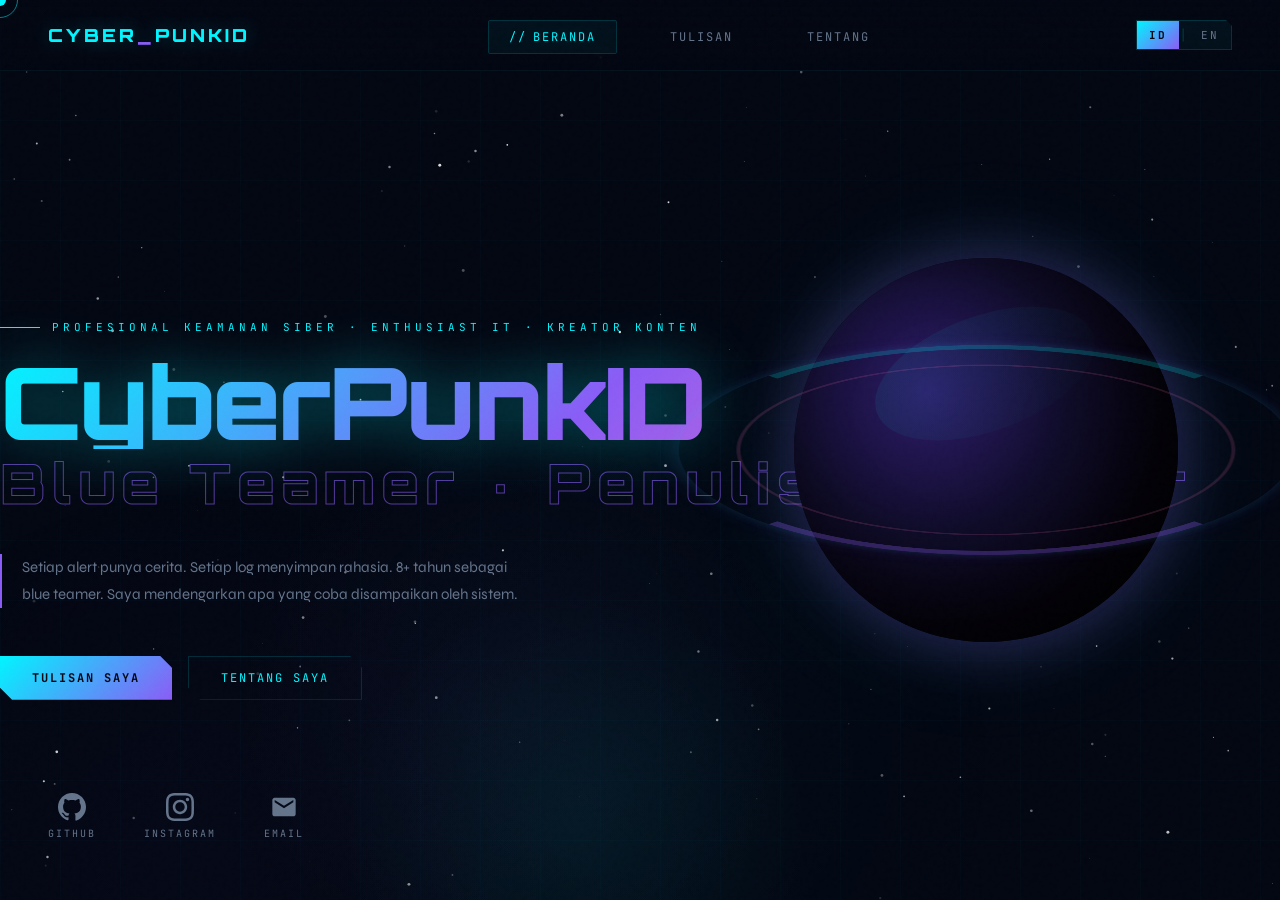
<file: index.html>
<!DOCTYPE html>
<html lang="id">
<head>
<meta charset="UTF-8">
<meta name="viewport" content="width=device-width, initial-scale=1.0">
<title>CyberpunkID — Penjelajah Digital</title>
<meta name="description" content="Jurnal siber personal tentang keamanan siber, blue teaming, IT, dan eksplorasi digital.">
<meta property="og:title" content="CyberpunkID — Penjelajah Digital">
<meta property="og:description" content="Setiap alert punya cerita. Setiap log menyimpan rahasia.">
<meta property="og:type" content="website">
<meta property="og:url" content="https://cyberpunkid.github.io">
<meta property="og:image" content="assets/img/og-preview.png">
<link rel="preconnect" href="https://fonts.googleapis.com">
<link href="https://fonts.googleapis.com/css2?family=Orbitron:wght@400;700;900&family=Syne:wght@400;600;800&family=JetBrains+Mono:wght@300;400&display=swap" rel="stylesheet">
<link rel="stylesheet" href="assets/css/style.css">
</head>
<body>

<div class="cursor" id="cursor"></div>
<div class="cursor-ring" id="cursor-ring"></div>
<canvas id="starfield"></canvas>
<div class="grid-overlay"></div>
<div class="scanline"></div>

<!-- NAV -->
<nav>
  <div class="nav-logo">
    <a href="index.html" style="text-decoration:none;color:inherit" class="nav-logo-text">
      Cyber<span>_</span>PunkID
    </a>
  </div>
  <ul class="nav-links">
    <li><a href="index.html" data-page="index.html"><span data-i18n="nav_home">Beranda</span></a></li>
    <li><a href="works.html" data-page="works.html"><span data-i18n="nav_works">Tulisan</span></a></li>
    <li><a href="about.html" data-page="about.html"><span data-i18n="nav_about">Tentang</span></a></li>
  </ul>
  <button class="lang-toggle" onclick="toggleLang()" aria-label="Ganti bahasa">
    <span data-lang="id" class="lang-active">ID</span>
    <span class="lang-sep">|</span>
    <span data-lang="en">EN</span>
  </button>
</nav>

<!-- HOME -->
<section id="home">
  <div class="home-eyebrow" data-i18n="home_eyebrow">
    Profesional Keamanan Siber · Enthusiast IT · Kreator Konten
  </div>
  <h1 class="home-title">
    <span class="name-line">CyberPunkID</span>
    <span class="role-line" data-i18n="home_role">Blue Teamer · Penulis · Kreator</span>
  </h1>
  <p class="home-desc" data-i18n="home_desc">
    Setiap alert punya cerita. Setiap log menyimpan rahasia. 8+ tahun sebagai blue teamer.<br>
    Saya mendengarkan apa yang coba disampaikan oleh sistem.
  </p>
  <div class="home-cta">
    <a href="works.html" class="btn-primary" data-i18n="home_btn_works">Tulisan Saya</a>
    <a href="about.html" class="btn-secondary" data-i18n="home_btn_about">Tentang Saya</a>
  </div>

  <div class="planet-container">
    <div class="planet"></div>
    <div class="planet-ring"></div>
    <div class="planet-ring2"></div>
  </div>

  <!-- Ikon sosial media — link diisi otomatis dari content.js -->
  <div class="home-stats">
    <a data-social="github" target="_blank" class="stat-item stat-social">
      <span class="stat-icon">
        <svg viewBox="0 0 24 24" fill="currentColor"><path d="M12 0C5.37 0 0 5.37 0 12c0 5.3 3.438 9.8 8.205 11.385.6.113.82-.258.82-.577 0-.285-.01-1.04-.015-2.04-3.338.724-4.042-1.61-4.042-1.61C4.422 18.07 3.633 17.7 3.633 17.7c-1.087-.744.084-.729.084-.729 1.205.084 1.838 1.236 1.838 1.236 1.07 1.835 2.809 1.305 3.495.998.108-.776.417-1.305.76-1.605-2.665-.3-5.466-1.332-5.466-5.93 0-1.31.465-2.38 1.235-3.22-.135-.303-.54-1.523.105-3.176 0 0 1.005-.322 3.3 1.23.96-.267 1.98-.399 3-.405 1.02.006 2.04.138 3 .405 2.28-1.552 3.285-1.23 3.285-1.23.645 1.653.24 2.873.12 3.176.765.84 1.23 1.91 1.23 3.22 0 4.61-2.805 5.625-5.475 5.92.42.36.81 1.096.81 2.22 0 1.605-.015 2.896-.015 3.286 0 .315.21.69.825.57C20.565 21.795 24 17.295 24 12c0-6.63-5.37-12-12-12"/></svg>
      </span>
      <span class="stat-label">GitHub</span>
    </a>
    <a data-social="instagram" target="_blank" class="stat-item stat-social">
      <span class="stat-icon">
        <svg viewBox="0 0 24 24" fill="currentColor"><path d="M12 2.163c3.204 0 3.584.012 4.85.07 3.252.148 4.771 1.691 4.919 4.919.058 1.265.069 1.645.069 4.849 0 3.205-.012 3.584-.069 4.849-.149 3.225-1.664 4.771-4.919 4.919-1.266.058-1.644.07-4.85.07-3.204 0-3.584-.012-4.849-.07-3.26-.149-4.771-1.699-4.919-4.92-.058-1.265-.07-1.644-.07-4.849 0-3.204.013-3.583.07-4.849.149-3.227 1.664-4.771 4.919-4.919 1.266-.057 1.645-.069 4.849-.069zm0-2.163c-3.259 0-3.667.014-4.947.072-4.358.2-6.78 2.618-6.98 6.98-.059 1.281-.073 1.689-.073 4.948 0 3.259.014 3.668.072 4.948.2 4.358 2.618 6.78 6.98 6.98 1.281.058 1.689.072 4.948.072 3.259 0 3.668-.014 4.948-.072 4.354-.2 6.782-2.618 6.979-6.98.059-1.28.073-1.689.073-4.948 0-3.259-.014-3.667-.072-4.947-.196-4.354-2.617-6.78-6.979-6.98-1.281-.059-1.69-.073-4.949-.073zm0 5.838c-3.403 0-6.162 2.759-6.162 6.162s2.759 6.163 6.162 6.163 6.162-2.759 6.162-6.163c0-3.403-2.759-6.162-6.162-6.162zm0 10.162c-2.209 0-4-1.79-4-4 0-2.209 1.791-4 4-4s4 1.791 4 4c0 2.21-1.791 4-4 4zm6.406-11.845c-.796 0-1.441.645-1.441 1.44s.645 1.44 1.441 1.44c.795 0 1.439-.645 1.439-1.44s-.644-1.44-1.439-1.44z"/></svg>
      </span>
      <span class="stat-label">Instagram</span>
    </a>
    <a data-social="email" class="stat-item stat-social">
      <span class="stat-icon">
        <svg viewBox="0 0 24 24" fill="currentColor"><path d="M20 4H4c-1.1 0-2 .9-2 2v12c0 1.1.9 2 2 2h16c1.1 0 2-.9 2-2V6c0-1.1-.9-2-2-2zm0 4l-8 5-8-5V6l8 5 8-5v2z"/></svg>
      </span>
      <span class="stat-label">Email</span>
    </a>
  </div>
</section>

<!-- content.js harus dimuat sebelum main.js -->
<script src="assets/js/content.js"></script>
<script src="assets/js/main.js"></script>
</body>
</html>
</file>
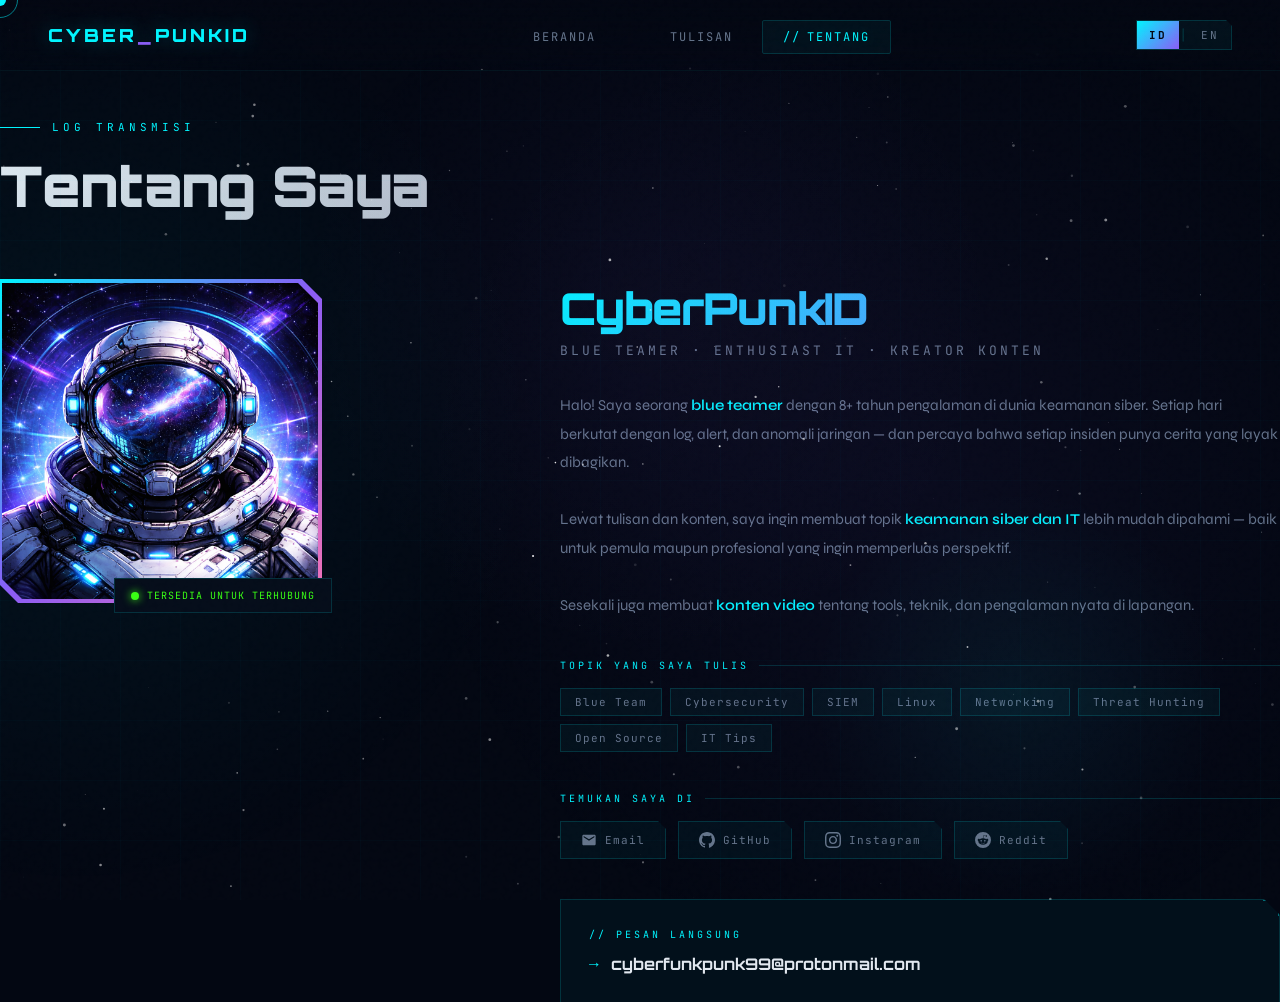
<file: about.html>
<!DOCTYPE html>
<html lang="id">
<head>
<meta charset="UTF-8">
<meta name="viewport" content="width=device-width, initial-scale=1.0">
<title>Tentang — CyberpunkID</title>
<meta name="description" content="CyberpunkID — Blue teamer dengan 8+ tahun pengalaman di dunia keamanan siber.">
<meta property="og:title" content="Tentang — CyberpunkID">
<meta property="og:type" content="profile">
<link rel="preconnect" href="https://fonts.googleapis.com">
<link href="https://fonts.googleapis.com/css2?family=Orbitron:wght@400;700;900&family=Syne:wght@400;600;800&family=JetBrains+Mono:wght@300;400&display=swap" rel="stylesheet">
<link rel="stylesheet" href="assets/css/style.css">
<style>
  #about { display: block !important; min-height: 100vh; padding-top: 120px; }
</style>
</head>
<body>

<div class="cursor" id="cursor"></div>
<div class="cursor-ring" id="cursor-ring"></div>
<canvas id="starfield"></canvas>
<div class="grid-overlay"></div>
<div class="scanline"></div>

<!-- NAV -->
<nav>
  <div class="nav-logo">
    <a href="index.html" style="text-decoration:none;color:inherit" class="nav-logo-text">
      Cyber<span>_</span>PunkID
    </a>
  </div>
  <ul class="nav-links">
    <li><a href="index.html" data-page="index.html"><span data-i18n="nav_home">Beranda</span></a></li>
    <li><a href="works.html" data-page="works.html"><span data-i18n="nav_works">Tulisan</span></a></li>
    <li><a href="about.html" data-page="about.html" class="active"><span data-i18n="nav_about">Tentang</span></a></li>
  </ul>
  <button class="lang-toggle" onclick="toggleLang()" aria-label="Ganti bahasa">
    <span data-lang="id" class="lang-active">ID</span>
    <span class="lang-sep">|</span>
    <span data-lang="en">EN</span>
  </button>
</nav>

<!-- ABOUT — semua teks diisi dari content.js -->
<section id="about">
  <div class="section-header">
    <div class="section-tag" data-i18n="about_tag">Log Transmisi</div>
    <h2 class="section-title" data-i18n="about_title">Tentang Saya</h2>
  </div>

  <div class="about-layout">
    <div class="about-avatar-wrap">
      <div class="avatar-frame">
        <div class="avatar-border"></div>
        <div class="avatar-inner">
          <!--
            CARA PASANG FOTO:
            1. Simpan foto di assets/img/photo.jpg
            2. Hapus div.avatar-placeholder di bawah
            3. Uncomment baris img di bawah ini:
            <img src="assets/img/photo.jpg" alt="CyberpunkID"
                 style="width:100%;height:100%;object-fit:cover">
          -->
          <!-- <div class="avatar-placeholder">
            <div class="avatar-icon">👤</div>
            <div class="avatar-hint">Taruh foto di assets/img/photo.jpg</div>
          </div> -->
			<img src="assets/img/photo.jpg" alt="CyberpunkID"
                 style="width:100%;height:100%;object-fit:cover">
        </div>
      </div>
      <div class="status-badge">
        <div class="status-dot"></div>
        <span class="status-text" data-i18n="status_txt">Tersedia untuk Terhubung</span>
      </div>
    </div>

    <div class="about-content">
      <h3 class="about-name" data-i18n="about_name">CyberPunkID</h3>
      <div class="about-role" data-i18n="about_role">Blue Teamer · Enthusiast IT · Kreator Konten</div>
      <p class="about-bio" data-i18n="about_bio"></p>

      <div class="skills-section">
        <div class="skills-label" data-i18n="skills_label">Topik yang Saya Tulis</div>
        <!-- Skill tags dirender otomatis dari content.js -->
        <div class="skills-tags"></div>
      </div>

      <div class="skills-label" data-i18n="social_label" style="margin-bottom:16px">Temukan Saya Di</div>
      <div class="social-links">
        <!-- Link diisi otomatis dari content.js via data-social -->
        <a data-social="email" class="social-link">
          <svg viewBox="0 0 24 24"><path d="M20 4H4c-1.1 0-2 .9-2 2v12c0 1.1.9 2 2 2h16c1.1 0 2-.9 2-2V6c0-1.1-.9-2-2-2zm0 4l-8 5-8-5V6l8 5 8-5v2z"/></svg>
          Email
        </a>
        <a data-social="github" target="_blank" class="social-link">
          <svg viewBox="0 0 24 24"><path d="M12 0C5.37 0 0 5.37 0 12c0 5.3 3.438 9.8 8.205 11.385.6.113.82-.258.82-.577 0-.285-.01-1.04-.015-2.04-3.338.724-4.042-1.61-4.042-1.61C4.422 18.07 3.633 17.7 3.633 17.7c-1.087-.744.084-.729.084-.729 1.205.084 1.838 1.236 1.838 1.236 1.07 1.835 2.809 1.305 3.495.998.108-.776.417-1.305.76-1.605-2.665-.3-5.466-1.332-5.466-5.93 0-1.31.465-2.38 1.235-3.22-.135-.303-.54-1.523.105-3.176 0 0 1.005-.322 3.3 1.23.96-.267 1.98-.399 3-.405 1.02.006 2.04.138 3 .405 2.28-1.552 3.285-1.23 3.285-1.23.645 1.653.24 2.873.12 3.176.765.84 1.23 1.91 1.23 3.22 0 4.61-2.805 5.625-5.475 5.92.42.36.81 1.096.81 2.22 0 1.605-.015 2.896-.015 3.286 0 .315.21.69.825.57C20.565 21.795 24 17.295 24 12c0-6.63-5.37-12-12-12"/></svg>
          GitHub
        </a>
        <a data-social="instagram" target="_blank" class="social-link">
          <svg viewBox="0 0 24 24"><path d="M12 2.163c3.204 0 3.584.012 4.85.07 3.252.148 4.771 1.691 4.919 4.919.058 1.265.069 1.645.069 4.849 0 3.205-.012 3.584-.069 4.849-.149 3.225-1.664 4.771-4.919 4.919-1.266.058-1.644.07-4.85.07-3.204 0-3.584-.012-4.849-.07-3.26-.149-4.771-1.699-4.919-4.92-.058-1.265-.07-1.644-.07-4.849 0-3.204.013-3.583.07-4.849.149-3.227 1.664-4.771 4.919-4.919 1.266-.057 1.645-.069 4.849-.069zm0-2.163c-3.259 0-3.667.014-4.947.072-4.358.2-6.78 2.618-6.98 6.98-.059 1.281-.073 1.689-.073 4.948 0 3.259.014 3.668.072 4.948.2 4.358 2.618 6.78 6.98 6.98 1.281.058 1.689.072 4.948.072 3.259 0 3.668-.014 4.948-.072 4.354-.2 6.782-2.618 6.979-6.98.059-1.28.073-1.689.073-4.948 0-3.259-.014-3.667-.072-4.947-.196-4.354-2.617-6.78-6.979-6.98-1.281-.059-1.69-.073-4.949-.073zm0 5.838c-3.403 0-6.162 2.759-6.162 6.162s2.759 6.163 6.162 6.163 6.162-2.759 6.162-6.163c0-3.403-2.759-6.162-6.162-6.162zm0 10.162c-2.209 0-4-1.79-4-4 0-2.209 1.791-4 4-4s4 1.791 4 4c0 2.21-1.791 4-4 4zm6.406-11.845c-.796 0-1.441.645-1.441 1.44s.645 1.44 1.441 1.44c.795 0 1.439-.645 1.439-1.44s-.644-1.44-1.439-1.44z"/></svg>
          Instagram
        </a>
        <a data-social="reddit" target="_blank" class="social-link">
          <svg viewBox="0 0 24 24"><path d="M12 0A12 12 0 0 0 0 12a12 12 0 0 0 12 12 12 12 0 0 0 12-12A12 12 0 0 0 12 0zm5.01 4.744c.688 0 1.25.561 1.25 1.249a1.25 1.25 0 0 1-2.498.056l-2.597-.547-.8 3.747c1.824.07 3.48.632 4.674 1.488.308-.309.73-.491 1.207-.491.968 0 1.754.786 1.754 1.754 0 .716-.435 1.333-1.01 1.614a3.111 3.111 0 0 1 .042.52c0 2.694-3.13 4.87-7.004 4.87-3.874 0-7.004-2.176-7.004-4.87 0-.183.015-.366.043-.534A1.748 1.748 0 0 1 4.028 12c0-.968.786-1.754 1.754-1.754.463 0 .898.196 1.207.49 1.207-.883 2.878-1.43 4.744-1.487l.885-4.182a.342.342 0 0 1 .14-.197.35.35 0 0 1 .238-.042l2.906.617a1.214 1.214 0 0 1 1.108-.701zM9.25 12C8.561 12 8 12.562 8 13.25c0 .687.561 1.248 1.25 1.248.687 0 1.248-.561 1.248-1.249 0-.688-.561-1.249-1.249-1.249zm5.5 0c-.687 0-1.248.561-1.248 1.25 0 .687.561 1.248 1.249 1.248.688 0 1.249-.561 1.249-1.249 0-.687-.562-1.249-1.25-1.249zm-5.466 3.99a.327.327 0 0 0-.231.094.33.33 0 0 0 0 .463c.842.842 2.484.913 2.961.913.477 0 2.105-.056 2.961-.913a.361.361 0 0 0 .029-.463.33.33 0 0 0-.464 0c-.547.533-1.684.73-2.512.73-.828 0-1.979-.196-2.512-.73a.326.326 0 0 0-.232-.095z"/></svg>
          Reddit
        </a>
      </div>

      <div class="contact-section">
        <div class="card-corner"></div>
        <div class="contact-label" data-i18n="contact_label">// Pesan Langsung</div>
        <!-- Email diisi otomatis dari content.js -->
        <div class="contact-email contact-email-text"></div>
      </div>
    </div>
  </div>
</section>

<script src="assets/js/content.js"></script>
<script src="assets/js/main.js"></script>
</body>
</html>
</file>
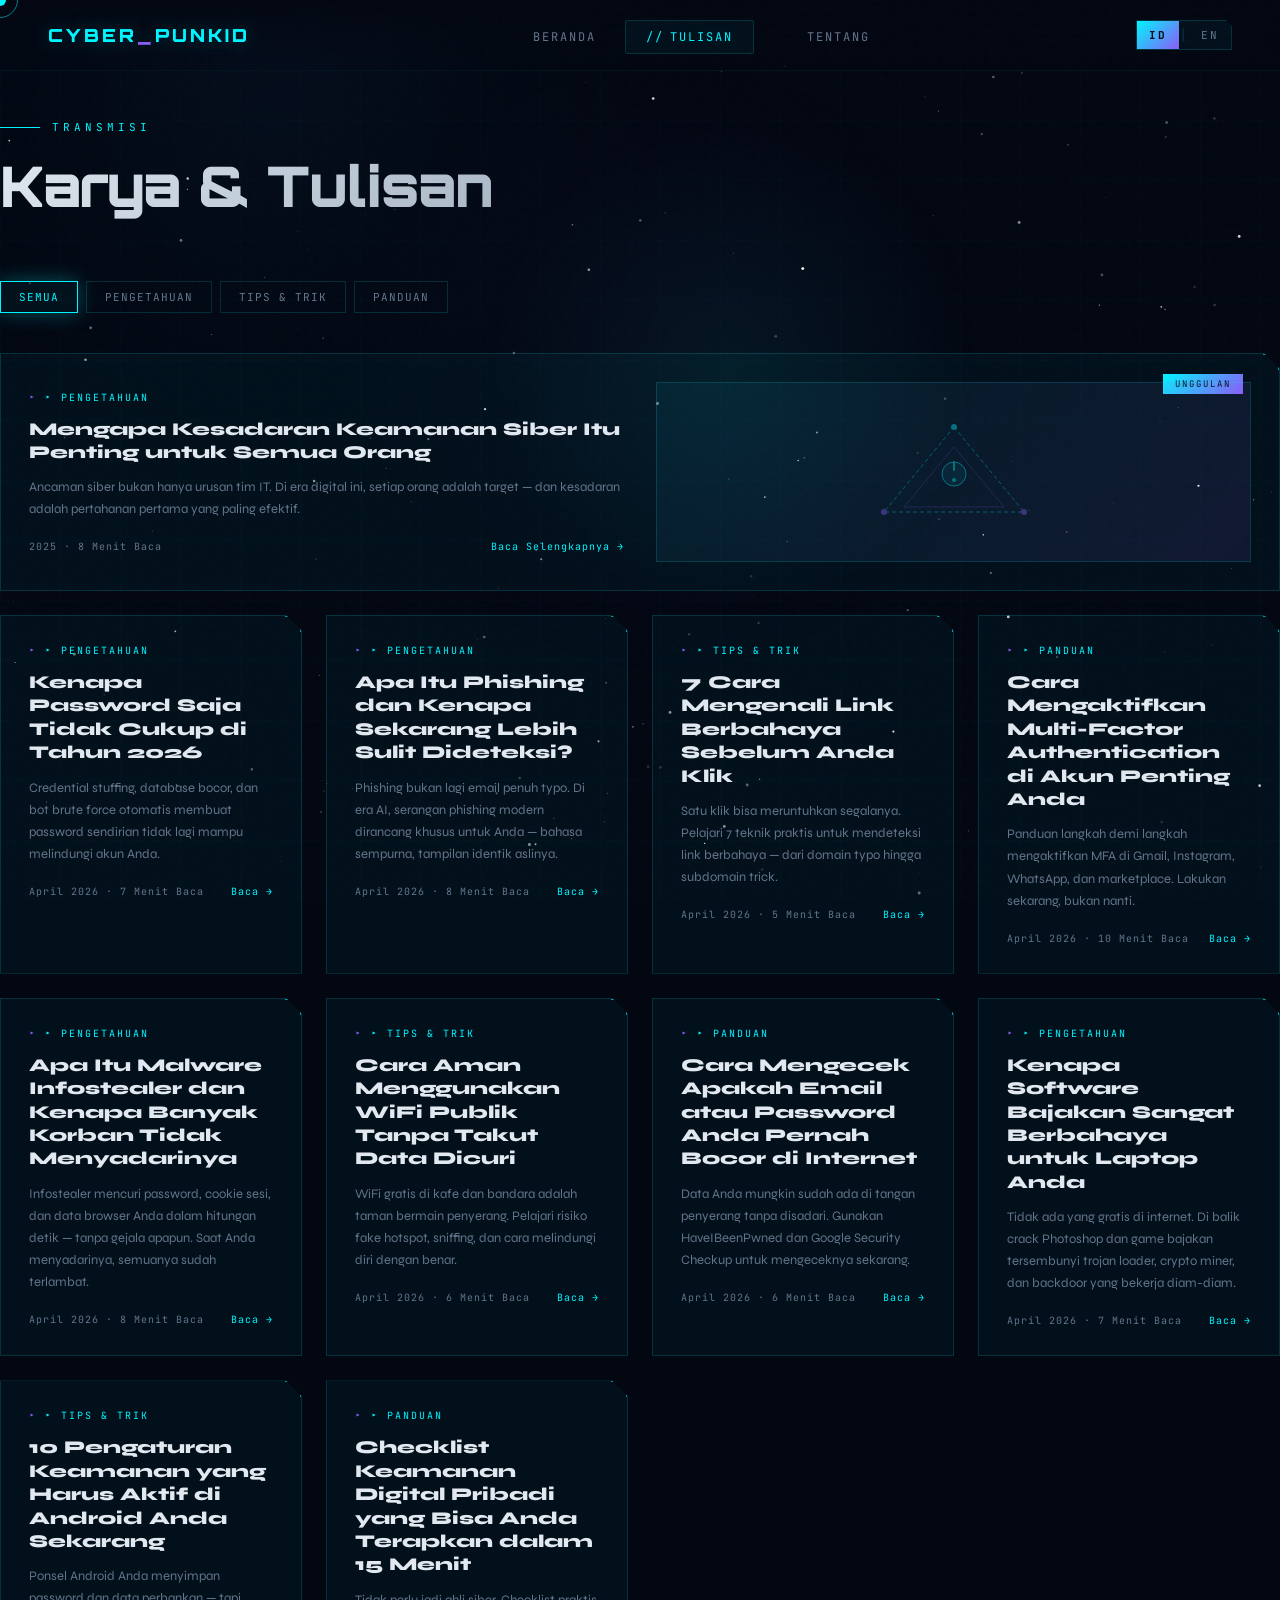
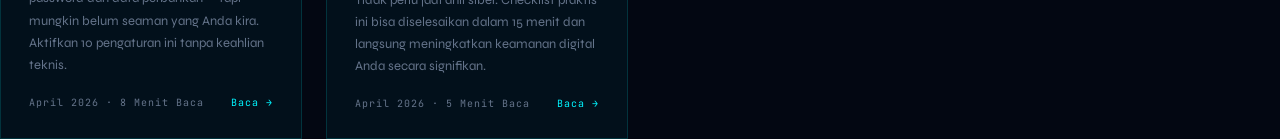
<file: works.html>
<!DOCTYPE html>
<html lang="id">
<head>
<meta charset="UTF-8">
<meta name="viewport" content="width=device-width, initial-scale=1.0">
<title>Tulisan — CyberpunkID</title>
<meta name="description" content="Kumpulan tulisan tentang keamanan siber, blue teaming, tips IT, dan panduan teknis.">
<meta property="og:title" content="Tulisan — CyberpunkID">
<meta property="og:type" content="website">
<link rel="preconnect" href="https://fonts.googleapis.com">
<link href="https://fonts.googleapis.com/css2?family=Orbitron:wght@400;700;900&family=Syne:wght@400;600;800&family=JetBrains+Mono:wght@300;400&display=swap" rel="stylesheet">
<link rel="stylesheet" href="assets/css/style.css">
<style>
  #works { display: block !important; min-height: 100vh; padding-top: 120px; }
  .card-read.disabled {
    color: var(--text-dim); pointer-events: none;
    opacity: 0.4; cursor: not-allowed;
  }
</style>
</head>
<body>

<div class="cursor" id="cursor"></div>
<div class="cursor-ring" id="cursor-ring"></div>
<canvas id="starfield"></canvas>
<div class="grid-overlay"></div>
<div class="scanline"></div>

<!-- NAV -->
<nav>
  <div class="nav-logo">
    <a href="index.html" style="text-decoration:none;color:inherit" class="nav-logo-text">
      Cyber<span>_</span>PunkID
    </a>
  </div>
  <ul class="nav-links">
    <li><a href="index.html" data-page="index.html"><span data-i18n="nav_home">Beranda</span></a></li>
    <li><a href="works.html" data-page="works.html" class="active"><span data-i18n="nav_works">Tulisan</span></a></li>
    <li><a href="about.html" data-page="about.html"><span data-i18n="nav_about">Tentang</span></a></li>
  </ul>
  <button class="lang-toggle" onclick="toggleLang()" aria-label="Ganti bahasa">
    <span data-lang="id" class="lang-active">ID</span>
    <span class="lang-sep">|</span>
    <span data-lang="en">EN</span>
  </button>
</nav>

<!-- WORKS — kartu artikel dirender otomatis dari content.js -->
<section id="works">
  <div class="section-header">
    <div class="section-tag" data-i18n="works_tag">Transmisi</div>
    <h2 class="section-title" data-i18n="works_title">Karya &amp; Tulisan</h2>
  </div>

  <div class="filter-bar">
    <button class="filter-btn active" onclick="filterWorks('all', this)" data-i18n="filter_all">Semua</button>
    <button class="filter-btn" onclick="filterWorks('knowledge', this)" data-i18n="filter_know">Pengetahuan</button>
    <button class="filter-btn" onclick="filterWorks('tips', this)" data-i18n="filter_tips">Tips &amp; Trik</button>
    <button class="filter-btn" onclick="filterWorks('guide', this)" data-i18n="filter_guide">Panduan</button>
  </div>

  <!-- Kartu artikel dirender di sini oleh main.js -->
  <div class="works-grid" id="works-grid"></div>
</section>

<script src="assets/js/content.js"></script>
<script src="assets/js/main.js"></script>
</body>
</html>
</file>
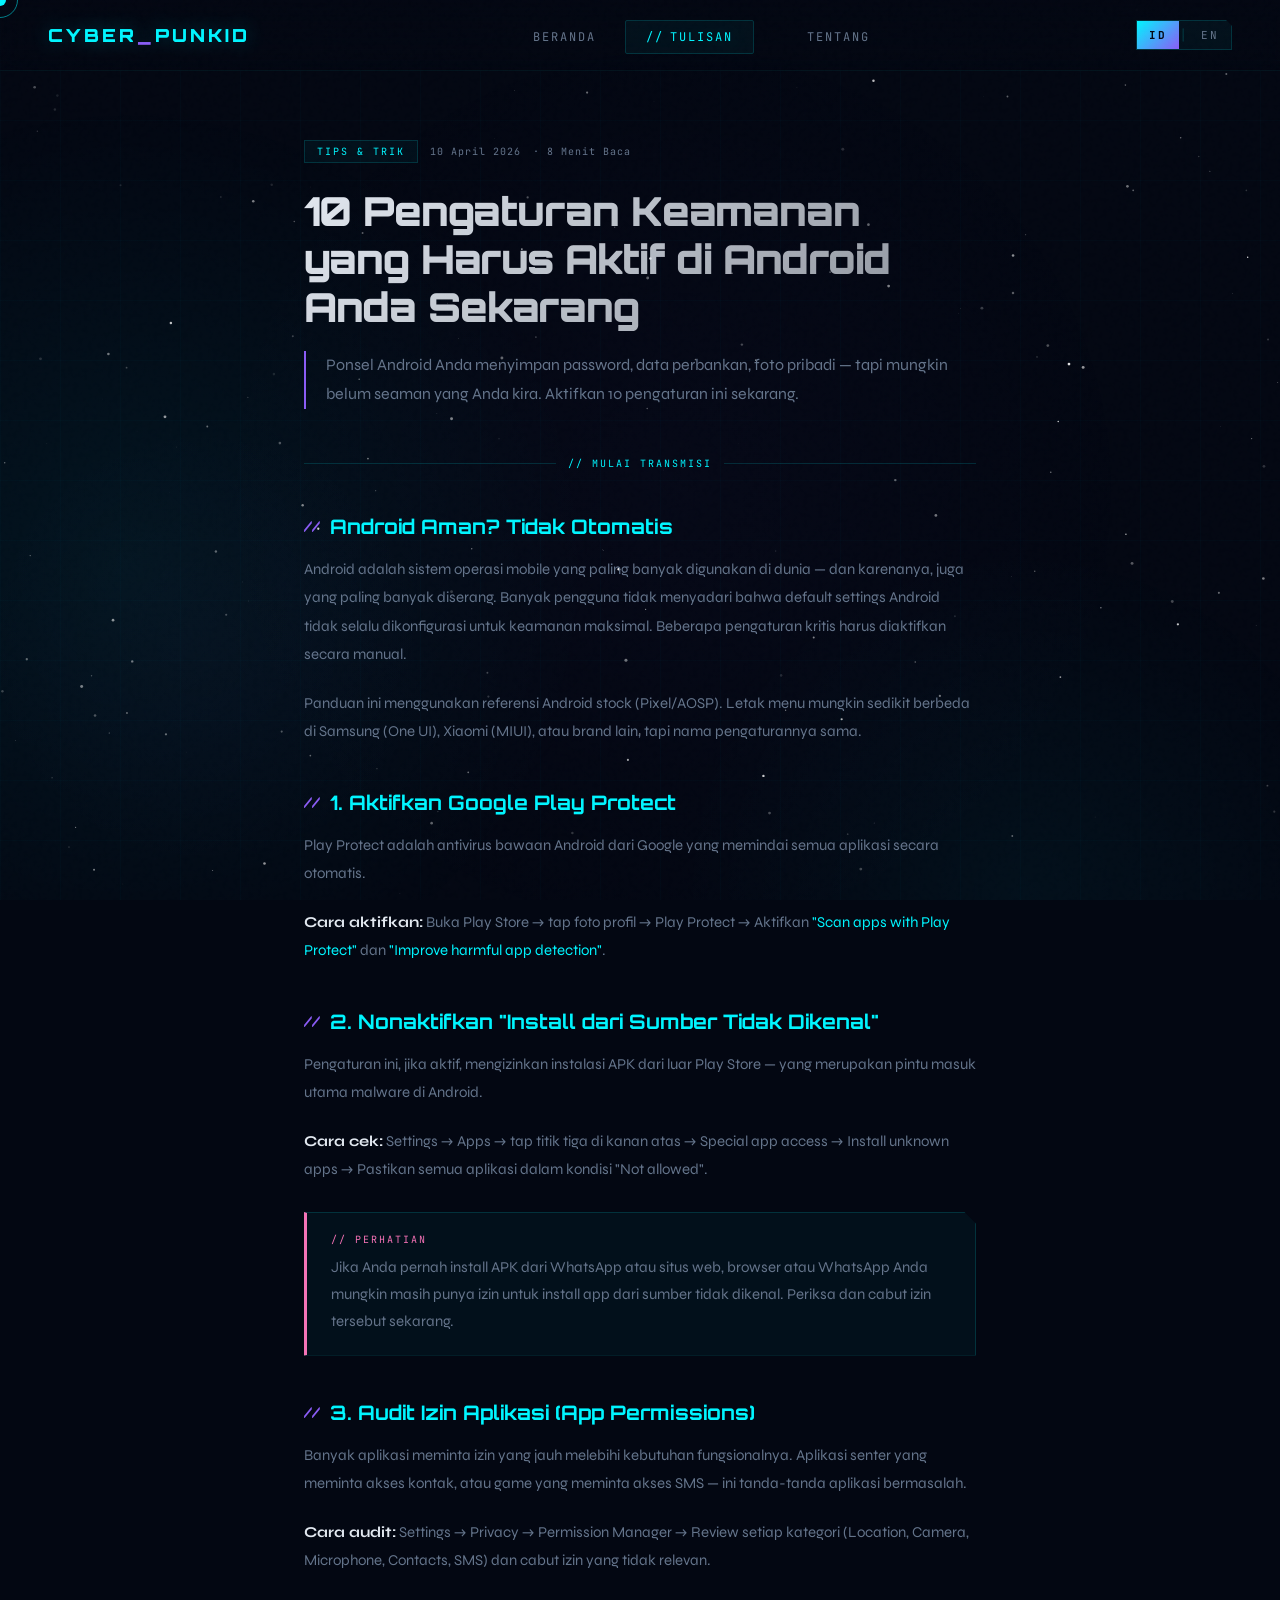
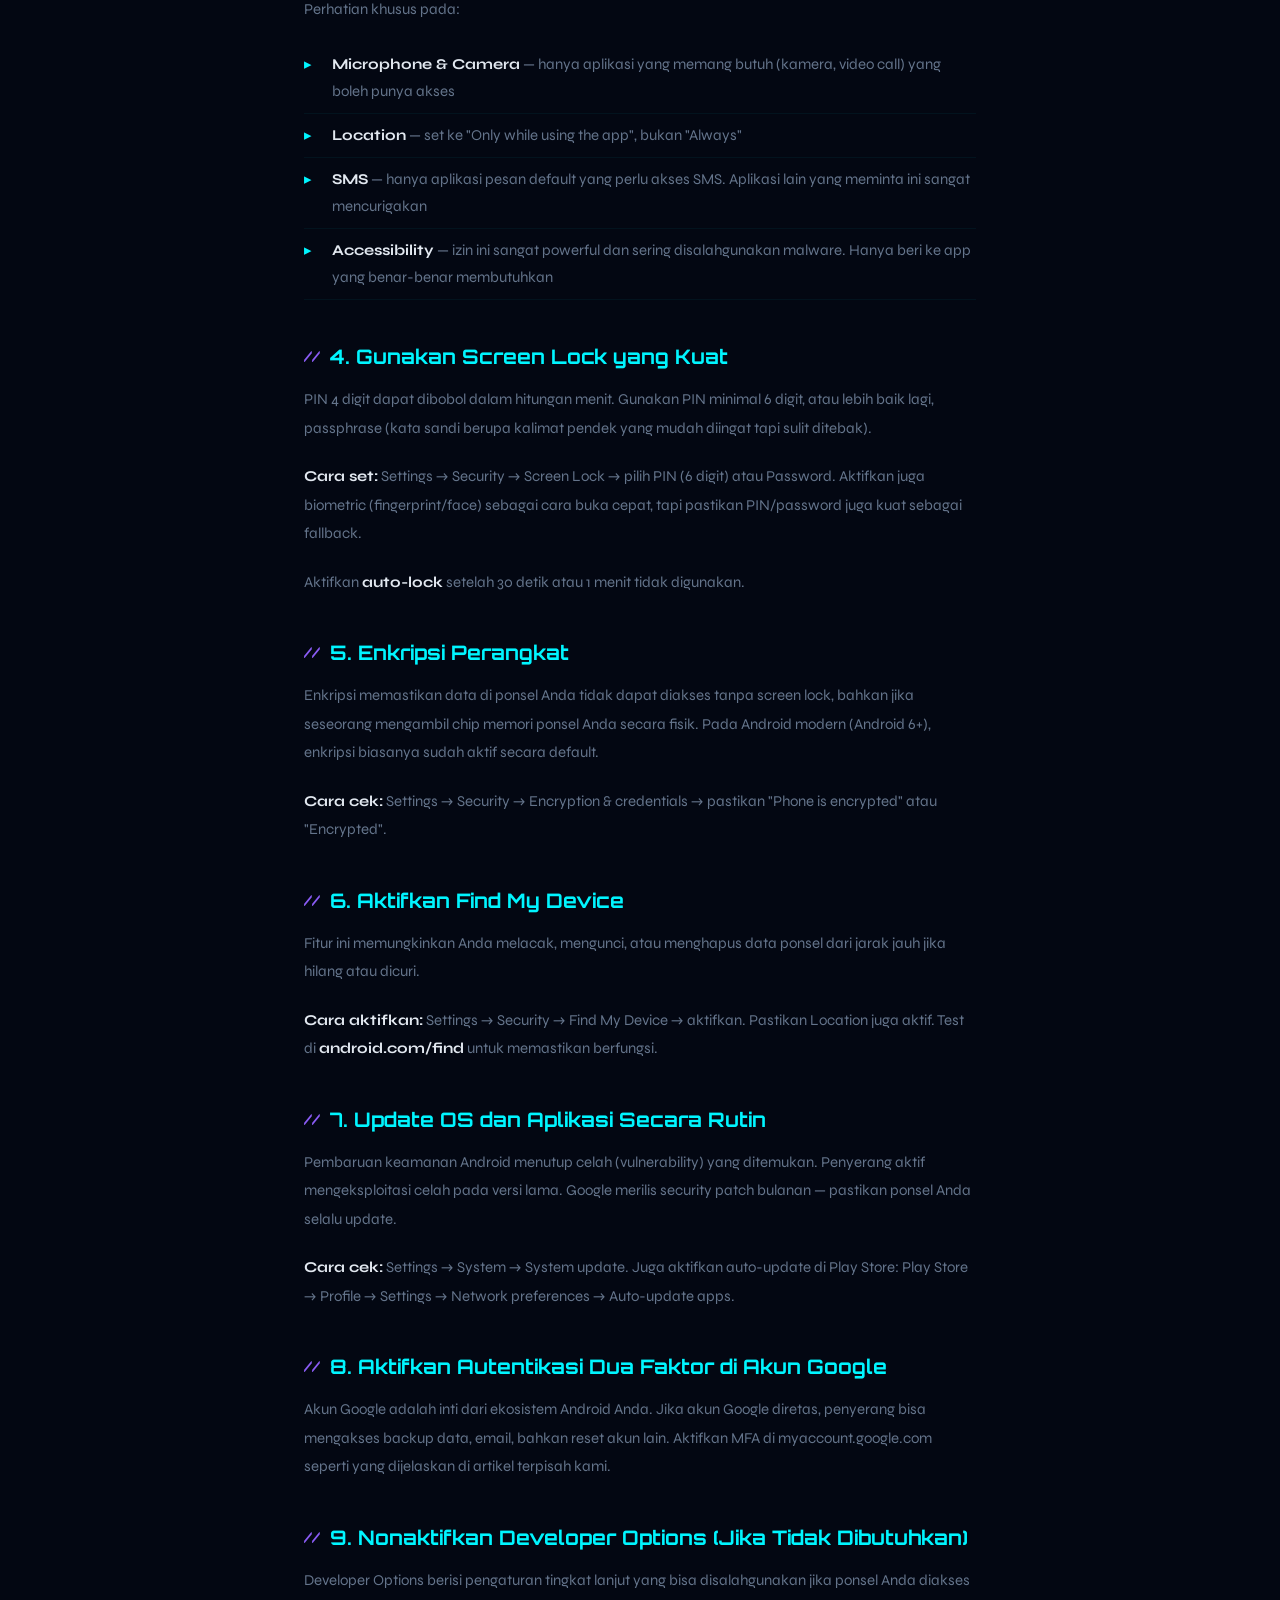
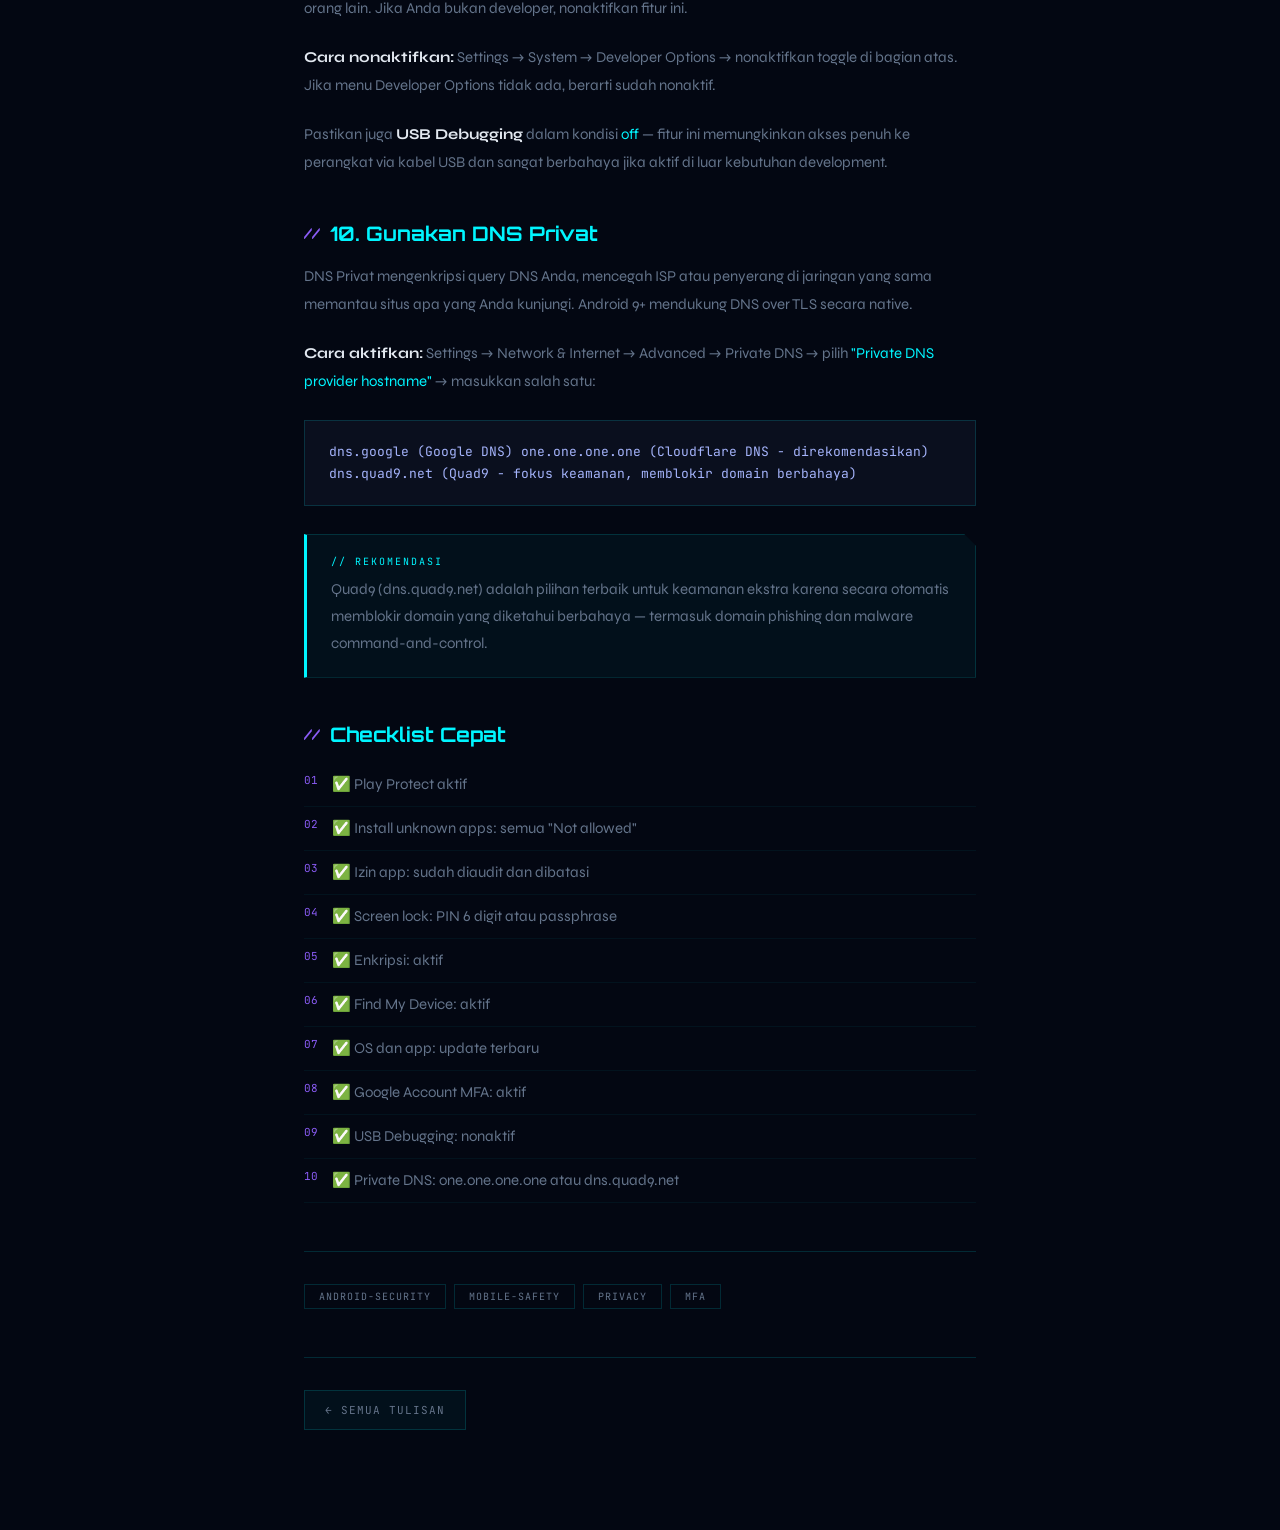
<file: articles/artikel-android-security.html>
<!DOCTYPE html>
<html lang="id">
<head>
<meta charset="UTF-8">
<meta name="viewport" content="width=device-width, initial-scale=1.0">
<title>10 Pengaturan Keamanan yang Harus Aktif di Android Anda Sekarang — CyberpunkID</title>
<meta name="description" content="Ponsel Android Anda mungkin belum seaman yang Anda kira. Aktifkan 10 pengaturan ini sekarang untuk perlindungan maksimal.">
<link rel="preconnect" href="https://fonts.googleapis.com">
<link href="https://fonts.googleapis.com/css2?family=Orbitron:wght@400;700;900&family=Syne:wght@400;600;800&family=JetBrains+Mono:wght@300;400&display=swap" rel="stylesheet">
<link rel="stylesheet" href="../assets/css/style.css">
<link rel="stylesheet" href="../assets/css/article.css">
</head>
<body>
<div class="cursor" id="cursor"></div>
<div class="cursor-ring" id="cursor-ring"></div>
<div class="reading-progress-bar" id="reading-progress"></div>
<canvas id="starfield"></canvas>
<div class="grid-overlay"></div>
<div class="scanline"></div>
<nav>
  <div class="nav-logo">
    <a href="../index.html" style="text-decoration:none;color:inherit" class="nav-logo-text">Cyber<span>_</span>PunkID</a>
  </div>
  <ul class="nav-links">
    <li><a href="../index.html"><span data-i18n="nav_home">Beranda</span></a></li>
    <li><a href="../works.html" class="active"><span data-i18n="nav_works">Tulisan</span></a></li>
    <li><a href="../about.html"><span data-i18n="nav_about">Tentang</span></a></li>
  </ul>
  <button class="lang-toggle" onclick="toggleLang()" aria-label="Ganti bahasa">
    <span data-lang="id" class="lang-active">ID</span><span class="lang-sep">|</span><span data-lang="en">EN</span>
  </button>
</nav>
<article>
  <div class="article-meta">
    <span class="article-category" id="art-cat">Tips &amp; Trik</span>
    <span class="article-date" id="art-date">10 April 2026</span>
    <span class="article-read-time" id="art-time">· 8 Menit Baca</span>
  </div>
  <h1 class="article-title" id="art-title">10 Pengaturan Keamanan yang Harus Aktif di Android Anda Sekarang</h1>
  <p class="article-lead" id="art-lead">Ponsel Android Anda menyimpan password, data perbankan, foto pribadi, dan percakapan rahasia — tapi mungkin belum seaman yang Anda kira. Aktifkan 10 pengaturan ini sekarang, tanpa perlu keahlian teknis.</p>
  <div class="article-divider"><span id="art-divider">// MULAI TRANSMISI</span></div>

  <div class="article-body" id="body-id">
    <h2>Android Aman? Tidak Otomatis</h2>
    <p>Android adalah sistem operasi mobile yang paling banyak digunakan di dunia — dan karenanya, juga yang paling banyak diserang. Banyak pengguna tidak menyadari bahwa default settings Android tidak selalu dikonfigurasi untuk keamanan maksimal. Beberapa pengaturan kritis harus diaktifkan secara manual.</p>
    <p>Panduan ini menggunakan referensi Android stock (Pixel/AOSP). Letak menu mungkin sedikit berbeda di Samsung (One UI), Xiaomi (MIUI), atau brand lain, tapi nama pengaturannya sama.</p>

    <h2>1. Aktifkan Google Play Protect</h2>
    <p>Play Protect adalah antivirus bawaan Android dari Google yang memindai semua aplikasi secara otomatis.</p>
    <p><strong>Cara aktifkan:</strong> Buka Play Store → tap foto profil → Play Protect → Aktifkan <em>"Scan apps with Play Protect"</em> dan <em>"Improve harmful app detection"</em>.</p>

    <h2>2. Nonaktifkan "Install dari Sumber Tidak Dikenal"</h2>
    <p>Pengaturan ini, jika aktif, mengizinkan instalasi APK dari luar Play Store — yang merupakan pintu masuk utama malware di Android.</p>
    <p><strong>Cara cek:</strong> Settings → Apps → tap titik tiga di kanan atas → Special app access → Install unknown apps → Pastikan semua aplikasi dalam kondisi "Not allowed".</p>

    <div class="callout callout-warning">
      <div class="callout-label">// Perhatian</div>
      <p>Jika Anda pernah install APK dari WhatsApp atau situs web, browser atau WhatsApp Anda mungkin masih punya izin untuk install app dari sumber tidak dikenal. Periksa dan cabut izin tersebut sekarang.</p>
    </div>

    <h2>3. Audit Izin Aplikasi (App Permissions)</h2>
    <p>Banyak aplikasi meminta izin yang jauh melebihi kebutuhan fungsionalnya. Aplikasi senter yang meminta akses kontak, atau game yang meminta akses SMS — ini tanda-tanda aplikasi bermasalah.</p>
    <p><strong>Cara audit:</strong> Settings → Privacy → Permission Manager → Review setiap kategori (Location, Camera, Microphone, Contacts, SMS) dan cabut izin yang tidak relevan.</p>
    <p>Perhatian khusus pada:</p>
    <ul>
      <li><strong>Microphone & Camera</strong> — hanya aplikasi yang memang butuh (kamera, video call) yang boleh punya akses</li>
      <li><strong>Location</strong> — set ke "Only while using the app", bukan "Always"</li>
      <li><strong>SMS</strong> — hanya aplikasi pesan default yang perlu akses SMS. Aplikasi lain yang meminta ini sangat mencurigakan</li>
      <li><strong>Accessibility</strong> — izin ini sangat powerful dan sering disalahgunakan malware. Hanya beri ke app yang benar-benar membutuhkan</li>
    </ul>

    <h2>4. Gunakan Screen Lock yang Kuat</h2>
    <p>PIN 4 digit dapat dibobol dalam hitungan menit. Gunakan PIN minimal 6 digit, atau lebih baik lagi, passphrase (kata sandi berupa kalimat pendek yang mudah diingat tapi sulit ditebak).</p>
    <p><strong>Cara set:</strong> Settings → Security → Screen Lock → pilih PIN (6 digit) atau Password. Aktifkan juga biometric (fingerprint/face) sebagai cara buka cepat, tapi pastikan PIN/password juga kuat sebagai fallback.</p>
    <p>Aktifkan <strong>auto-lock</strong> setelah 30 detik atau 1 menit tidak digunakan.</p>

    <h2>5. Enkripsi Perangkat</h2>
    <p>Enkripsi memastikan data di ponsel Anda tidak dapat diakses tanpa screen lock, bahkan jika seseorang mengambil chip memori ponsel Anda secara fisik. Pada Android modern (Android 6+), enkripsi biasanya sudah aktif secara default.</p>
    <p><strong>Cara cek:</strong> Settings → Security → Encryption & credentials → pastikan "Phone is encrypted" atau "Encrypted".</p>

    <h2>6. Aktifkan Find My Device</h2>
    <p>Fitur ini memungkinkan Anda melacak, mengunci, atau menghapus data ponsel dari jarak jauh jika hilang atau dicuri.</p>
    <p><strong>Cara aktifkan:</strong> Settings → Security → Find My Device → aktifkan. Pastikan Location juga aktif. Test di <strong>android.com/find</strong> untuk memastikan berfungsi.</p>

    <h2>7. Update OS dan Aplikasi Secara Rutin</h2>
    <p>Pembaruan keamanan Android menutup celah (vulnerability) yang ditemukan. Penyerang aktif mengeksploitasi celah pada versi lama. Google merilis security patch bulanan — pastikan ponsel Anda selalu update.</p>
    <p><strong>Cara cek:</strong> Settings → System → System update. Juga aktifkan auto-update di Play Store: Play Store → Profile → Settings → Network preferences → Auto-update apps.</p>

    <h2>8. Aktifkan Autentikasi Dua Faktor di Akun Google</h2>
    <p>Akun Google adalah inti dari ekosistem Android Anda. Jika akun Google diretas, penyerang bisa mengakses backup data, email, bahkan reset akun lain. Aktifkan MFA di myaccount.google.com seperti yang dijelaskan di artikel terpisah kami.</p>

    <h2>9. Nonaktifkan Developer Options (Jika Tidak Dibutuhkan)</h2>
    <p>Developer Options berisi pengaturan tingkat lanjut yang bisa disalahgunakan jika ponsel Anda diakses orang lain. Jika Anda bukan developer, nonaktifkan fitur ini.</p>
    <p><strong>Cara nonaktifkan:</strong> Settings → System → Developer Options → nonaktifkan toggle di bagian atas. Jika menu Developer Options tidak ada, berarti sudah nonaktif.</p>
    <p>Pastikan juga <strong>USB Debugging</strong> dalam kondisi <em>off</em> — fitur ini memungkinkan akses penuh ke perangkat via kabel USB dan sangat berbahaya jika aktif di luar kebutuhan development.</p>

    <h2>10. Gunakan DNS Privat</h2>
    <p>DNS Privat mengenkripsi query DNS Anda, mencegah ISP atau penyerang di jaringan yang sama memantau situs apa yang Anda kunjungi. Android 9+ mendukung DNS over TLS secara native.</p>
    <p><strong>Cara aktifkan:</strong> Settings → Network & Internet → Advanced → Private DNS → pilih <em>"Private DNS provider hostname"</em> → masukkan salah satu:</p>
    <div class="code-block">
dns.google         (Google DNS)
one.one.one.one    (Cloudflare DNS - direkomendasikan)
dns.quad9.net      (Quad9 - fokus keamanan, memblokir domain berbahaya)
    </div>

    <div class="callout">
      <div class="callout-label">// Rekomendasi</div>
      <p>Quad9 (dns.quad9.net) adalah pilihan terbaik untuk keamanan ekstra karena secara otomatis memblokir domain yang diketahui berbahaya — termasuk domain phishing dan malware command-and-control.</p>
    </div>

    <h2>Checklist Cepat</h2>
    <ol>
      <li>✅ Play Protect aktif</li>
      <li>✅ Install unknown apps: semua "Not allowed"</li>
      <li>✅ Izin app: sudah diaudit dan dibatasi</li>
      <li>✅ Screen lock: PIN 6 digit atau passphrase</li>
      <li>✅ Enkripsi: aktif</li>
      <li>✅ Find My Device: aktif</li>
      <li>✅ OS dan app: update terbaru</li>
      <li>✅ Google Account MFA: aktif</li>
      <li>✅ USB Debugging: nonaktif</li>
      <li>✅ Private DNS: one.one.one.one atau dns.quad9.net</li>
    </ol>
  </div>

  <div class="article-body" id="body-en" style="display:none">
    <h2>Android Is Not Automatically Secure</h2>
    <p>Android is the most widely used mobile OS in the world — and therefore the most targeted. Many users don't realize that Android's default settings aren't always configured for maximum security. Several critical settings must be manually enabled.</p>
    <p>This guide references stock Android (Pixel/AOSP). Menu locations may differ slightly on Samsung (One UI), Xiaomi (MIUI), or other brands, but setting names are the same.</p>

    <h2>The 10 Settings to Activate Now</h2>

    <h3>1. Enable Google Play Protect</h3>
    <p>Play Protect → Open Play Store → profile photo → Play Protect → Enable "Scan apps with Play Protect" and "Improve harmful app detection."</p>

    <h3>2. Disable "Install from Unknown Sources"</h3>
    <p>Settings → Apps → three dots → Special app access → Install unknown apps → Ensure all apps show "Not allowed."</p>

    <div class="callout callout-warning">
      <div class="callout-label">// Warning</div>
      <p>If you've ever installed APKs from WhatsApp or websites, your browser or WhatsApp may still have permission to install apps from unknown sources. Check and revoke that permission now.</p>
    </div>

    <h3>3. Audit App Permissions</h3>
    <p>Settings → Privacy → Permission Manager → Review each category (Location, Camera, Microphone, Contacts, SMS) and revoke permissions that aren't relevant. Set Location to "Only while using the app." Only your default messaging app should have SMS access.</p>

    <h3>4. Use a Strong Screen Lock</h3>
    <p>Use a minimum 6-digit PIN or passphrase. Enable auto-lock after 30 seconds to 1 minute of inactivity.</p>

    <h3>5. Verify Device Encryption</h3>
    <p>Settings → Security → Encryption & credentials → ensure "Phone is encrypted" is shown. Most Android 6+ devices are encrypted by default.</p>

    <h3>6. Enable Find My Device</h3>
    <p>Settings → Security → Find My Device → enable. Test at <strong>android.com/find</strong>.</p>

    <h3>7. Keep OS and Apps Updated</h3>
    <p>Settings → System → System update. Enable auto-update in Play Store settings.</p>

    <h3>8. Enable MFA on Your Google Account</h3>
    <p>Visit myaccount.google.com and enable 2-Step Verification. Your Google account is the core of your Android ecosystem.</p>

    <h3>9. Disable Developer Options and USB Debugging</h3>
    <p>Settings → System → Developer Options → toggle off at the top. Ensure USB Debugging is off — it enables full device access via USB cable.</p>

    <h3>10. Enable Private DNS</h3>
    <p>Settings → Network & Internet → Advanced → Private DNS → hostname:</p>
    <div class="code-block">
one.one.one.one    (Cloudflare - recommended)
dns.quad9.net      (Quad9 - blocks malicious domains)
    </div>

    <h2>Quick Checklist</h2>
    <ol>
      <li>✅ Play Protect: enabled</li>
      <li>✅ Unknown sources: all "Not allowed"</li>
      <li>✅ App permissions: audited and limited</li>
      <li>✅ Screen lock: 6-digit PIN or passphrase</li>
      <li>✅ Encryption: active</li>
      <li>✅ Find My Device: enabled</li>
      <li>✅ OS and apps: latest update</li>
      <li>✅ Google Account MFA: enabled</li>
      <li>✅ USB Debugging: disabled</li>
      <li>✅ Private DNS: configured</li>
    </ol>
  </div>

  <div class="article-tags">
    <span class="article-tag">android-security</span>
    <span class="article-tag">mobile-safety</span>
    <span class="article-tag">privacy</span>
    <span class="article-tag">mfa</span>
  </div>
  <div class="article-nav"><a href="../works.html" id="nav-back">← Semua Tulisan</a></div>
</article>
<script src="../assets/js/content.js"></script>
<script src="../assets/js/main.js"></script>
<script>
const _base = applyLang;
applyLang = function(lang) {
  _base(lang);
  const isID = lang === 'id';
  document.getElementById('body-id').style.display = isID ? '' : 'none';
  document.getElementById('body-en').style.display = isID ? 'none' : '';
  document.getElementById('art-cat').textContent = isID ? 'Tips & Trik' : 'Tips & Tricks';
  document.getElementById('art-date').textContent = isID ? '10 April 2026' : 'April 10, 2026';
  document.getElementById('art-time').textContent = isID ? '· 8 Menit Baca' : '· 8 Min Read';
  document.getElementById('art-title').textContent = isID ? '10 Pengaturan Keamanan yang Harus Aktif di Android Anda Sekarang' : '10 Security Settings You Must Enable on Your Android Right Now';
  document.getElementById('art-lead').textContent = isID ? 'Ponsel Android Anda menyimpan password, data perbankan, foto pribadi — tapi mungkin belum seaman yang Anda kira. Aktifkan 10 pengaturan ini sekarang.' : 'Your Android phone stores passwords, banking data, and private photos — but may not be as secure as you think. Enable these 10 settings now.';
  document.getElementById('art-divider').textContent = isID ? '// MULAI TRANSMISI' : '// BEGIN TRANSMISSION';
  document.getElementById('nav-back').textContent = isID ? '← Semua Tulisan' : '← All Articles';
  document.title = isID ? '10 Pengaturan Keamanan Android — CyberpunkID' : '10 Android Security Settings — CyberpunkID';
};
</script>
</body>
</html>
</file>
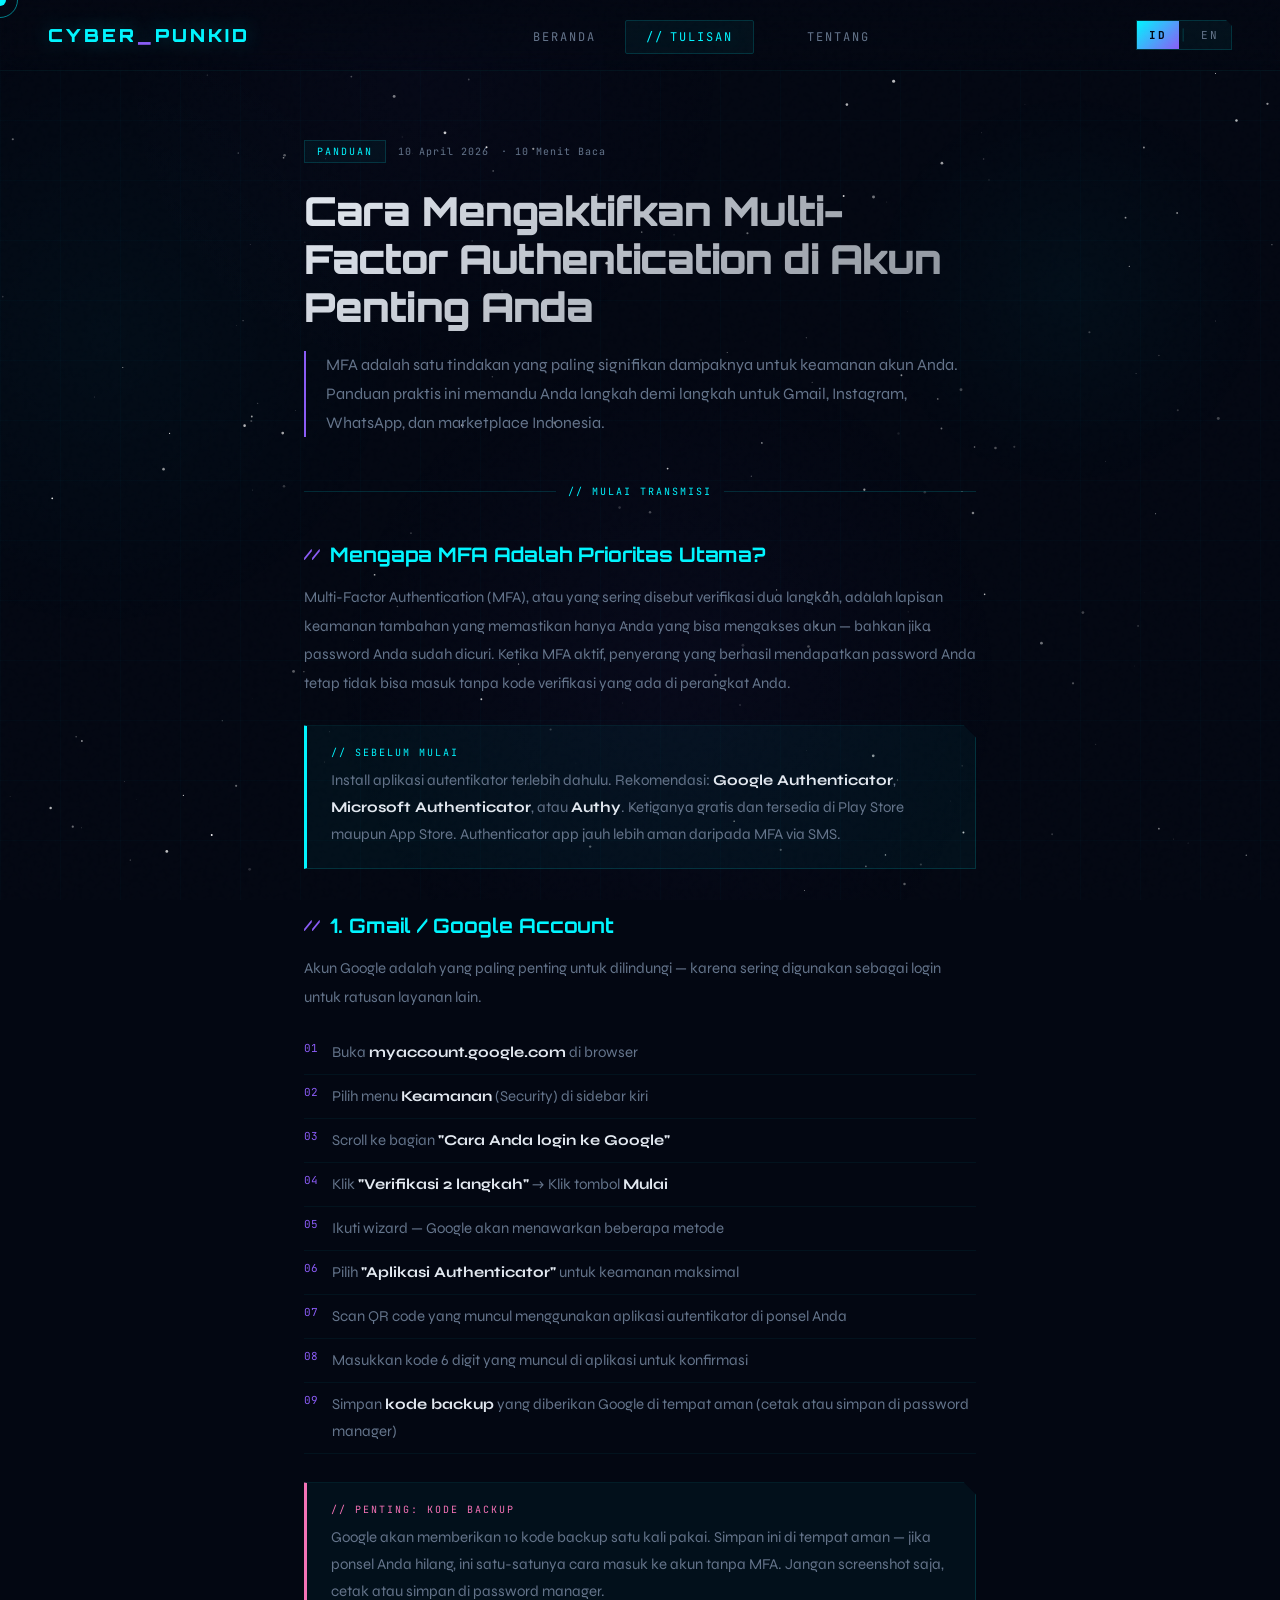
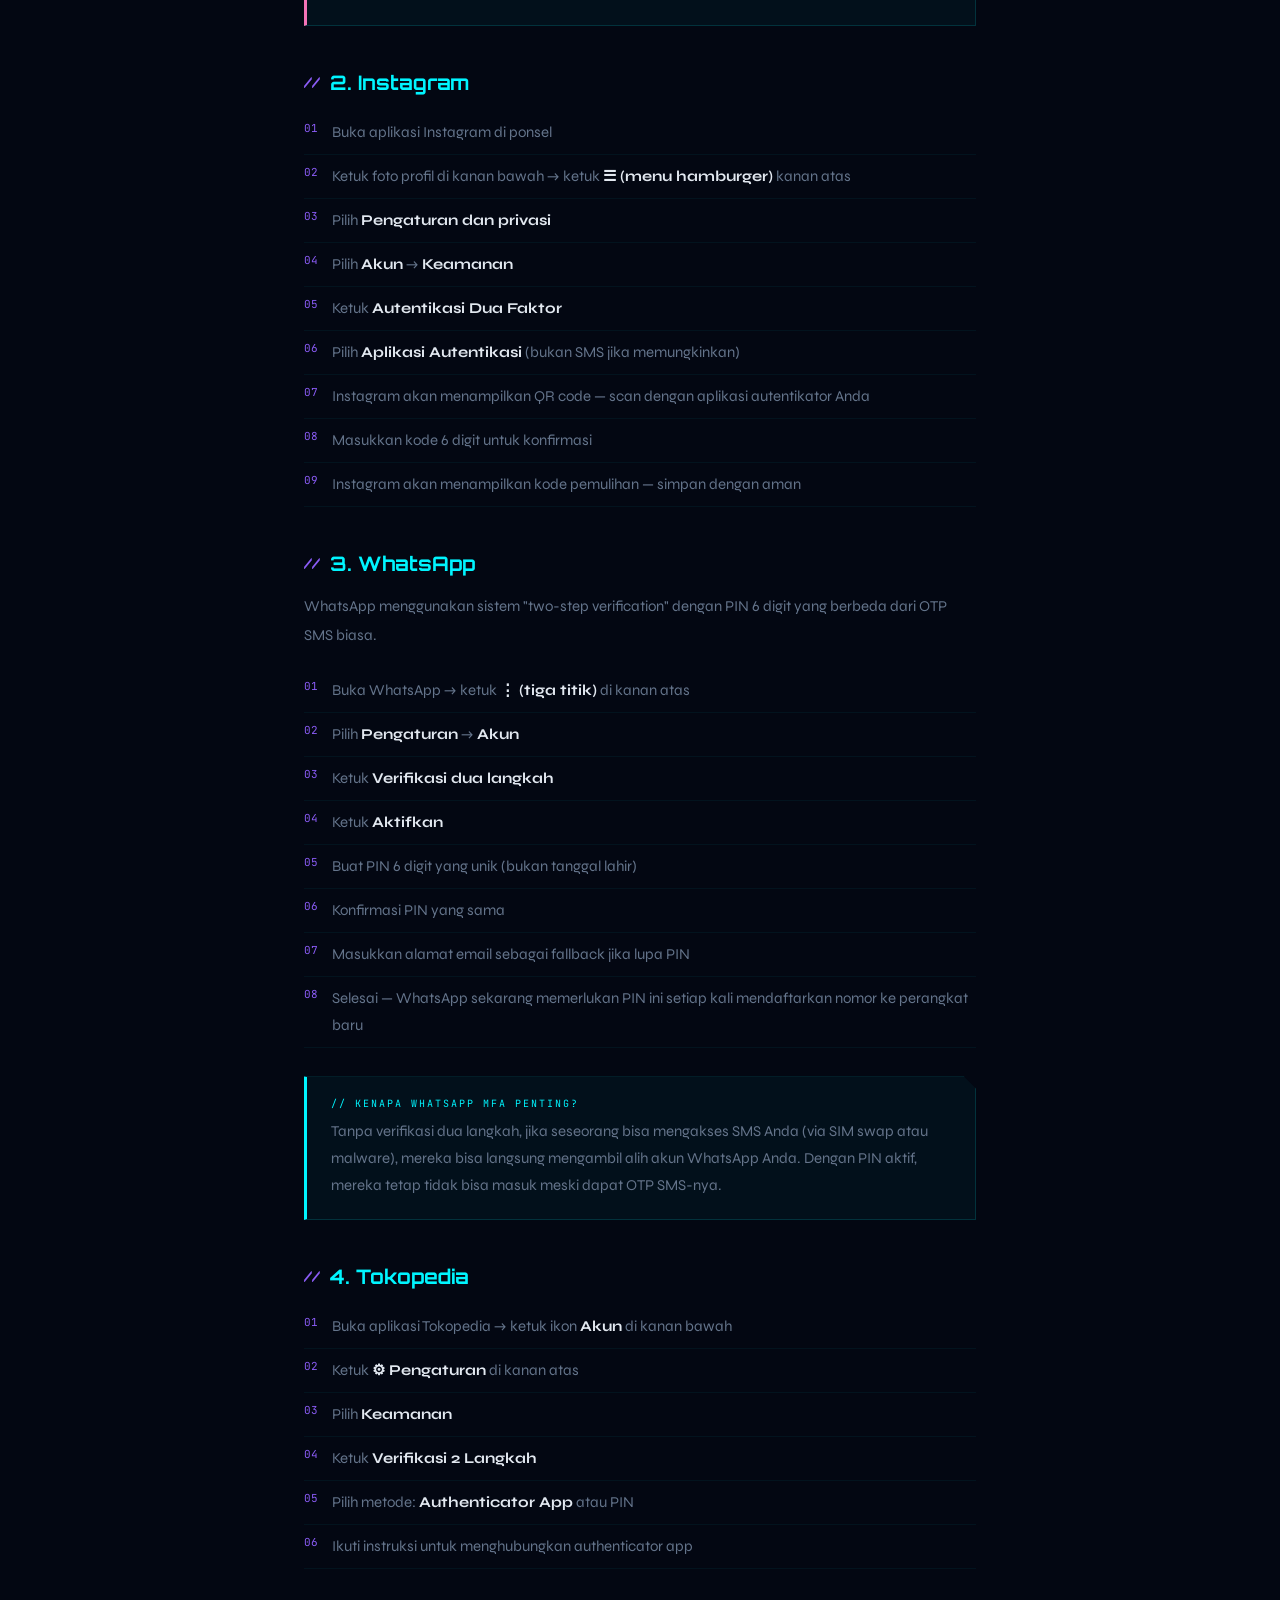
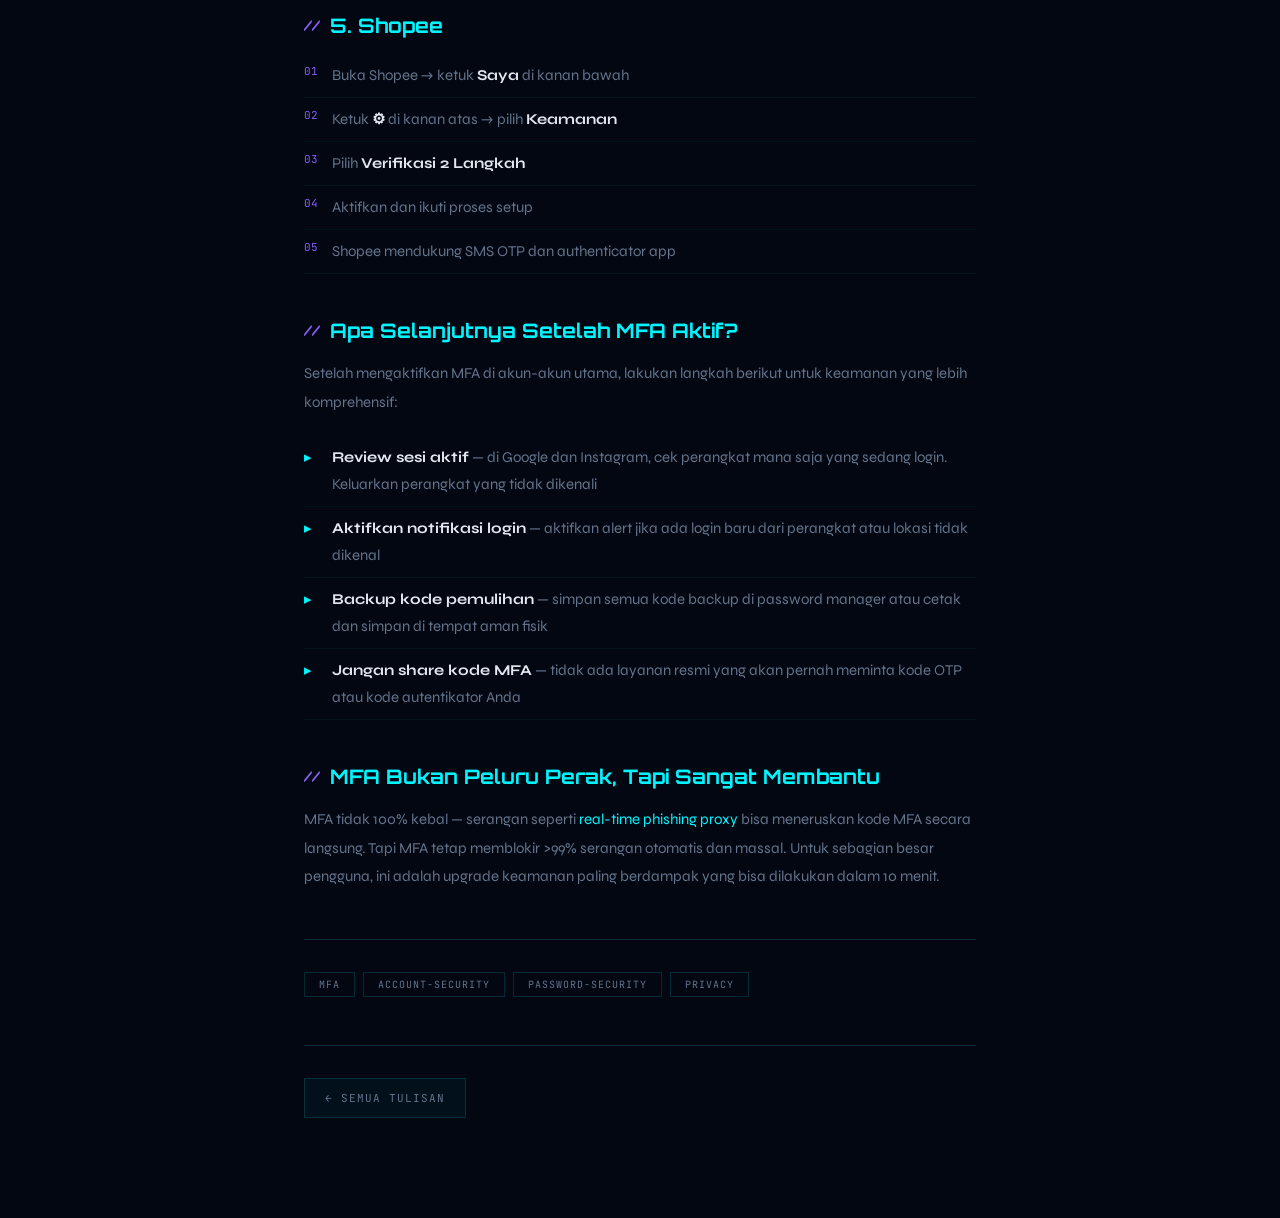
<file: articles/artikel-cara-aktifkan-mfa.html>
<!DOCTYPE html>
<html lang="id">
<head>
<meta charset="UTF-8">
<meta name="viewport" content="width=device-width, initial-scale=1.0">
<title>Cara Mengaktifkan Multi-Factor Authentication di Akun Penting Anda — CyberpunkID</title>
<meta name="description" content="Panduan langkah demi langkah mengaktifkan MFA di Gmail, Instagram, WhatsApp, dan marketplace. Lakukan sekarang, bukan nanti.">
<link rel="preconnect" href="https://fonts.googleapis.com">
<link href="https://fonts.googleapis.com/css2?family=Orbitron:wght@400;700;900&family=Syne:wght@400;600;800&family=JetBrains+Mono:wght@300;400&display=swap" rel="stylesheet">
<link rel="stylesheet" href="../assets/css/style.css">
<link rel="stylesheet" href="../assets/css/article.css">
</head>
<body>

<div class="cursor" id="cursor"></div>
<div class="cursor-ring" id="cursor-ring"></div>
<div class="reading-progress-bar" id="reading-progress"></div>
<canvas id="starfield"></canvas>
<div class="grid-overlay"></div>
<div class="scanline"></div>

<nav>
  <div class="nav-logo">
    <a href="../index.html" style="text-decoration:none;color:inherit" class="nav-logo-text">
      Cyber<span>_</span>PunkID
    </a>
  </div>
  <ul class="nav-links">
    <li><a href="../index.html"><span data-i18n="nav_home">Beranda</span></a></li>
    <li><a href="../works.html" class="active"><span data-i18n="nav_works">Tulisan</span></a></li>
    <li><a href="../about.html"><span data-i18n="nav_about">Tentang</span></a></li>
  </ul>
  <button class="lang-toggle" onclick="toggleLang()" aria-label="Ganti bahasa">
    <span data-lang="id" class="lang-active">ID</span>
    <span class="lang-sep">|</span>
    <span data-lang="en">EN</span>
  </button>
</nav>

<article>

  <div class="article-meta">
    <span class="article-category" id="art-cat">Panduan</span>
    <span class="article-date" id="art-date">10 April 2026</span>
    <span class="article-read-time" id="art-time">· 10 Menit Baca</span>
  </div>

  <h1 class="article-title" id="art-title">
    Cara Mengaktifkan Multi-Factor Authentication di Akun Penting Anda
  </h1>

  <p class="article-lead" id="art-lead">
    MFA adalah satu tindakan yang paling signifikan dampaknya untuk keamanan akun Anda. Panduan praktis ini memandu Anda langkah demi langkah untuk Gmail, Instagram, WhatsApp, dan marketplace Indonesia.
  </p>

  <div class="article-divider"><span id="art-divider">// MULAI TRANSMISI</span></div>

  <div class="article-body" id="body-id">

    <h2>Mengapa MFA Adalah Prioritas Utama?</h2>
    <p>Multi-Factor Authentication (MFA), atau yang sering disebut verifikasi dua langkah, adalah lapisan keamanan tambahan yang memastikan hanya Anda yang bisa mengakses akun — bahkan jika password Anda sudah dicuri. Ketika MFA aktif, penyerang yang berhasil mendapatkan password Anda tetap tidak bisa masuk tanpa kode verifikasi yang ada di perangkat Anda.</p>

    <div class="callout">
      <div class="callout-label">// Sebelum Mulai</div>
      <p>Install aplikasi autentikator terlebih dahulu. Rekomendasi: <strong>Google Authenticator</strong>, <strong>Microsoft Authenticator</strong>, atau <strong>Authy</strong>. Ketiganya gratis dan tersedia di Play Store maupun App Store. Authenticator app jauh lebih aman daripada MFA via SMS.</p>
    </div>

    <h2>1. Gmail / Google Account</h2>
    <p>Akun Google adalah yang paling penting untuk dilindungi — karena sering digunakan sebagai login untuk ratusan layanan lain.</p>
    <ol>
      <li>Buka <strong>myaccount.google.com</strong> di browser</li>
      <li>Pilih menu <strong>Keamanan</strong> (Security) di sidebar kiri</li>
      <li>Scroll ke bagian <strong>"Cara Anda login ke Google"</strong></li>
      <li>Klik <strong>"Verifikasi 2 langkah"</strong> → Klik tombol <strong>Mulai</strong></li>
      <li>Ikuti wizard — Google akan menawarkan beberapa metode</li>
      <li>Pilih <strong>"Aplikasi Authenticator"</strong> untuk keamanan maksimal</li>
      <li>Scan QR code yang muncul menggunakan aplikasi autentikator di ponsel Anda</li>
      <li>Masukkan kode 6 digit yang muncul di aplikasi untuk konfirmasi</li>
      <li>Simpan <strong>kode backup</strong> yang diberikan Google di tempat aman (cetak atau simpan di password manager)</li>
    </ol>

    <div class="callout callout-warning">
      <div class="callout-label">// Penting: Kode Backup</div>
      <p>Google akan memberikan 10 kode backup satu kali pakai. Simpan ini di tempat aman — jika ponsel Anda hilang, ini satu-satunya cara masuk ke akun tanpa MFA. Jangan screenshot saja, cetak atau simpan di password manager.</p>
    </div>

    <h2>2. Instagram</h2>
    <ol>
      <li>Buka aplikasi Instagram di ponsel</li>
      <li>Ketuk foto profil di kanan bawah → ketuk <strong>☰ (menu hamburger)</strong> kanan atas</li>
      <li>Pilih <strong>Pengaturan dan privasi</strong></li>
      <li>Pilih <strong>Akun</strong> → <strong>Keamanan</strong></li>
      <li>Ketuk <strong>Autentikasi Dua Faktor</strong></li>
      <li>Pilih <strong>Aplikasi Autentikasi</strong> (bukan SMS jika memungkinkan)</li>
      <li>Instagram akan menampilkan QR code — scan dengan aplikasi autentikator Anda</li>
      <li>Masukkan kode 6 digit untuk konfirmasi</li>
      <li>Instagram akan menampilkan kode pemulihan — simpan dengan aman</li>
    </ol>

    <h2>3. WhatsApp</h2>
    <p>WhatsApp menggunakan sistem "two-step verification" dengan PIN 6 digit yang berbeda dari OTP SMS biasa.</p>
    <ol>
      <li>Buka WhatsApp → ketuk <strong>⋮ (tiga titik)</strong> di kanan atas</li>
      <li>Pilih <strong>Pengaturan</strong> → <strong>Akun</strong></li>
      <li>Ketuk <strong>Verifikasi dua langkah</strong></li>
      <li>Ketuk <strong>Aktifkan</strong></li>
      <li>Buat PIN 6 digit yang unik (bukan tanggal lahir)</li>
      <li>Konfirmasi PIN yang sama</li>
      <li>Masukkan alamat email sebagai fallback jika lupa PIN</li>
      <li>Selesai — WhatsApp sekarang memerlukan PIN ini setiap kali mendaftarkan nomor ke perangkat baru</li>
    </ol>

    <div class="callout">
      <div class="callout-label">// Kenapa WhatsApp MFA Penting?</div>
      <p>Tanpa verifikasi dua langkah, jika seseorang bisa mengakses SMS Anda (via SIM swap atau malware), mereka bisa langsung mengambil alih akun WhatsApp Anda. Dengan PIN aktif, mereka tetap tidak bisa masuk meski dapat OTP SMS-nya.</p>
    </div>

    <h2>4. Tokopedia</h2>
    <ol>
      <li>Buka aplikasi Tokopedia → ketuk ikon <strong>Akun</strong> di kanan bawah</li>
      <li>Ketuk <strong>⚙ Pengaturan</strong> di kanan atas</li>
      <li>Pilih <strong>Keamanan</strong></li>
      <li>Ketuk <strong>Verifikasi 2 Langkah</strong></li>
      <li>Pilih metode: <strong>Authenticator App</strong> atau PIN</li>
      <li>Ikuti instruksi untuk menghubungkan authenticator app</li>
    </ol>

    <h2>5. Shopee</h2>
    <ol>
      <li>Buka Shopee → ketuk <strong>Saya</strong> di kanan bawah</li>
      <li>Ketuk <strong>⚙</strong> di kanan atas → pilih <strong>Keamanan</strong></li>
      <li>Pilih <strong>Verifikasi 2 Langkah</strong></li>
      <li>Aktifkan dan ikuti proses setup</li>
      <li>Shopee mendukung SMS OTP dan authenticator app</li>
    </ol>

    <h2>Apa Selanjutnya Setelah MFA Aktif?</h2>
    <p>Setelah mengaktifkan MFA di akun-akun utama, lakukan langkah berikut untuk keamanan yang lebih komprehensif:</p>
    <ul>
      <li><strong>Review sesi aktif</strong> — di Google dan Instagram, cek perangkat mana saja yang sedang login. Keluarkan perangkat yang tidak dikenali</li>
      <li><strong>Aktifkan notifikasi login</strong> — aktifkan alert jika ada login baru dari perangkat atau lokasi tidak dikenal</li>
      <li><strong>Backup kode pemulihan</strong> — simpan semua kode backup di password manager atau cetak dan simpan di tempat aman fisik</li>
      <li><strong>Jangan share kode MFA</strong> — tidak ada layanan resmi yang akan pernah meminta kode OTP atau kode autentikator Anda</li>
    </ul>

    <h2>MFA Bukan Peluru Perak, Tapi Sangat Membantu</h2>
    <p>MFA tidak 100% kebal — serangan seperti <em>real-time phishing proxy</em> bisa meneruskan kode MFA secara langsung. Tapi MFA tetap memblokir >99% serangan otomatis dan massal. Untuk sebagian besar pengguna, ini adalah upgrade keamanan paling berdampak yang bisa dilakukan dalam 10 menit.</p>

  </div>

  <div class="article-body" id="body-en" style="display:none">

    <h2>Why MFA Is the Top Priority?</h2>
    <p>Multi-Factor Authentication (MFA), often called two-step verification, is an additional security layer that ensures only you can access your account — even if your password is stolen. With MFA active, an attacker who obtains your password still can't get in without a verification code from your device.</p>

    <div class="callout">
      <div class="callout-label">// Before You Start</div>
      <p>Install an authenticator app first. Recommended: <strong>Google Authenticator</strong>, <strong>Microsoft Authenticator</strong>, or <strong>Authy</strong>. All are free and available on the Play Store and App Store. Authenticator apps are far more secure than SMS-based MFA.</p>
    </div>

    <h2>1. Gmail / Google Account</h2>
    <p>Your Google account is the most important to protect — it's often used to log in to hundreds of other services.</p>
    <ol>
      <li>Open <strong>myaccount.google.com</strong> in your browser</li>
      <li>Select <strong>Security</strong> from the left sidebar</li>
      <li>Scroll to the <strong>"How you sign in to Google"</strong> section</li>
      <li>Click <strong>"2-Step Verification"</strong> → Click the <strong>Get Started</strong> button</li>
      <li>Follow the wizard — Google will offer several methods</li>
      <li>Choose <strong>"Authenticator App"</strong> for maximum security</li>
      <li>Scan the QR code using your authenticator app on your phone</li>
      <li>Enter the 6-digit code shown in the app to confirm</li>
      <li>Save the <strong>backup codes</strong> Google provides in a safe place (print or save in a password manager)</li>
    </ol>

    <div class="callout callout-warning">
      <div class="callout-label">// Important: Backup Codes</div>
      <p>Google will provide 10 single-use backup codes. Store these safely — if your phone is lost, these are the only way to access your account without MFA. Don't just screenshot them; print or save in a password manager.</p>
    </div>

    <h2>2. Instagram</h2>
    <ol>
      <li>Open the Instagram app on your phone</li>
      <li>Tap your profile photo bottom right → tap <strong>☰ (hamburger menu)</strong> top right</li>
      <li>Select <strong>Settings and privacy</strong></li>
      <li>Select <strong>Account</strong> → <strong>Security</strong></li>
      <li>Tap <strong>Two-Factor Authentication</strong></li>
      <li>Choose <strong>Authentication App</strong> (not SMS if possible)</li>
      <li>Instagram will display a QR code — scan it with your authenticator app</li>
      <li>Enter the 6-digit code to confirm</li>
      <li>Instagram will show recovery codes — save them safely</li>
    </ol>

    <h2>3. WhatsApp</h2>
    <p>WhatsApp uses a "two-step verification" system with a 6-digit PIN different from the regular SMS OTP.</p>
    <ol>
      <li>Open WhatsApp → tap <strong>⋮ (three dots)</strong> top right</li>
      <li>Select <strong>Settings</strong> → <strong>Account</strong></li>
      <li>Tap <strong>Two-step verification</strong></li>
      <li>Tap <strong>Enable</strong></li>
      <li>Create a unique 6-digit PIN (not your birthday)</li>
      <li>Confirm the same PIN</li>
      <li>Enter an email address as a fallback if you forget your PIN</li>
      <li>Done — WhatsApp now requires this PIN every time your number is registered on a new device</li>
    </ol>

    <h2>4 & 5. Marketplace Apps</h2>
    <p>For Tokopedia, Shopee, and similar apps, go to <strong>Settings → Security → Two-Step Verification</strong>. Enable it and choose an authenticator app when available over SMS. The exact path varies slightly by app version but the option is always within the Security menu.</p>

    <div class="callout">
      <div class="callout-label">// After Enabling MFA</div>
      <p>Review active sessions, enable login notifications, and store all backup codes in a password manager. Never share MFA codes — no legitimate service will ever ask for your OTP or authenticator code.</p>
    </div>

    <h2>MFA Is Not a Silver Bullet, But It Helps Enormously</h2>
    <p>MFA isn't 100% foolproof — attacks like <em>real-time phishing proxies</em> can forward MFA codes in real time. But MFA still blocks over 99% of automated and mass attacks. For most users, this is the highest-impact security upgrade you can make in 10 minutes.</p>

  </div>

  <div class="article-tags">
    <span class="article-tag">mfa</span>
    <span class="article-tag">account-security</span>
    <span class="article-tag">password-security</span>
    <span class="article-tag">privacy</span>
  </div>

  <div class="article-nav">
    <a href="../works.html" id="nav-back">← Semua Tulisan</a>
  </div>

</article>

<script src="../assets/js/content.js"></script>
<script src="../assets/js/main.js"></script>
<script>
const _base = applyLang;
applyLang = function(lang) {
  _base(lang);
  const isID = lang === 'id';
  document.getElementById('body-id').style.display = isID ? '' : 'none';
  document.getElementById('body-en').style.display = isID ? 'none' : '';
  document.getElementById('art-cat').textContent  = isID ? 'Panduan' : 'Guide';
  document.getElementById('art-date').textContent = isID ? '10 April 2026' : 'April 10, 2026';
  document.getElementById('art-time').textContent = isID ? '· 10 Menit Baca' : '· 10 Min Read';
  document.getElementById('art-title').textContent = isID
    ? 'Cara Mengaktifkan Multi-Factor Authentication di Akun Penting Anda'
    : 'How to Enable Multi-Factor Authentication on Your Important Accounts';
  document.getElementById('art-lead').textContent = isID
    ? 'MFA adalah satu tindakan yang paling signifikan dampaknya untuk keamanan akun Anda. Panduan praktis ini memandu Anda langkah demi langkah untuk Gmail, Instagram, WhatsApp, dan marketplace Indonesia.'
    : 'MFA is the single most impactful action for your account security. This practical guide walks you step by step through Gmail, Instagram, WhatsApp, and major marketplaces.';
  document.getElementById('art-divider').textContent = isID ? '// MULAI TRANSMISI' : '// BEGIN TRANSMISSION';
  document.getElementById('nav-back').textContent    = isID ? '← Semua Tulisan' : '← All Articles';
  document.title = isID
    ? 'Cara Mengaktifkan MFA di Akun Penting Anda — CyberpunkID'
    : 'How to Enable MFA on Your Important Accounts — CyberpunkID';
};
</script>
</body>
</html>
</file>
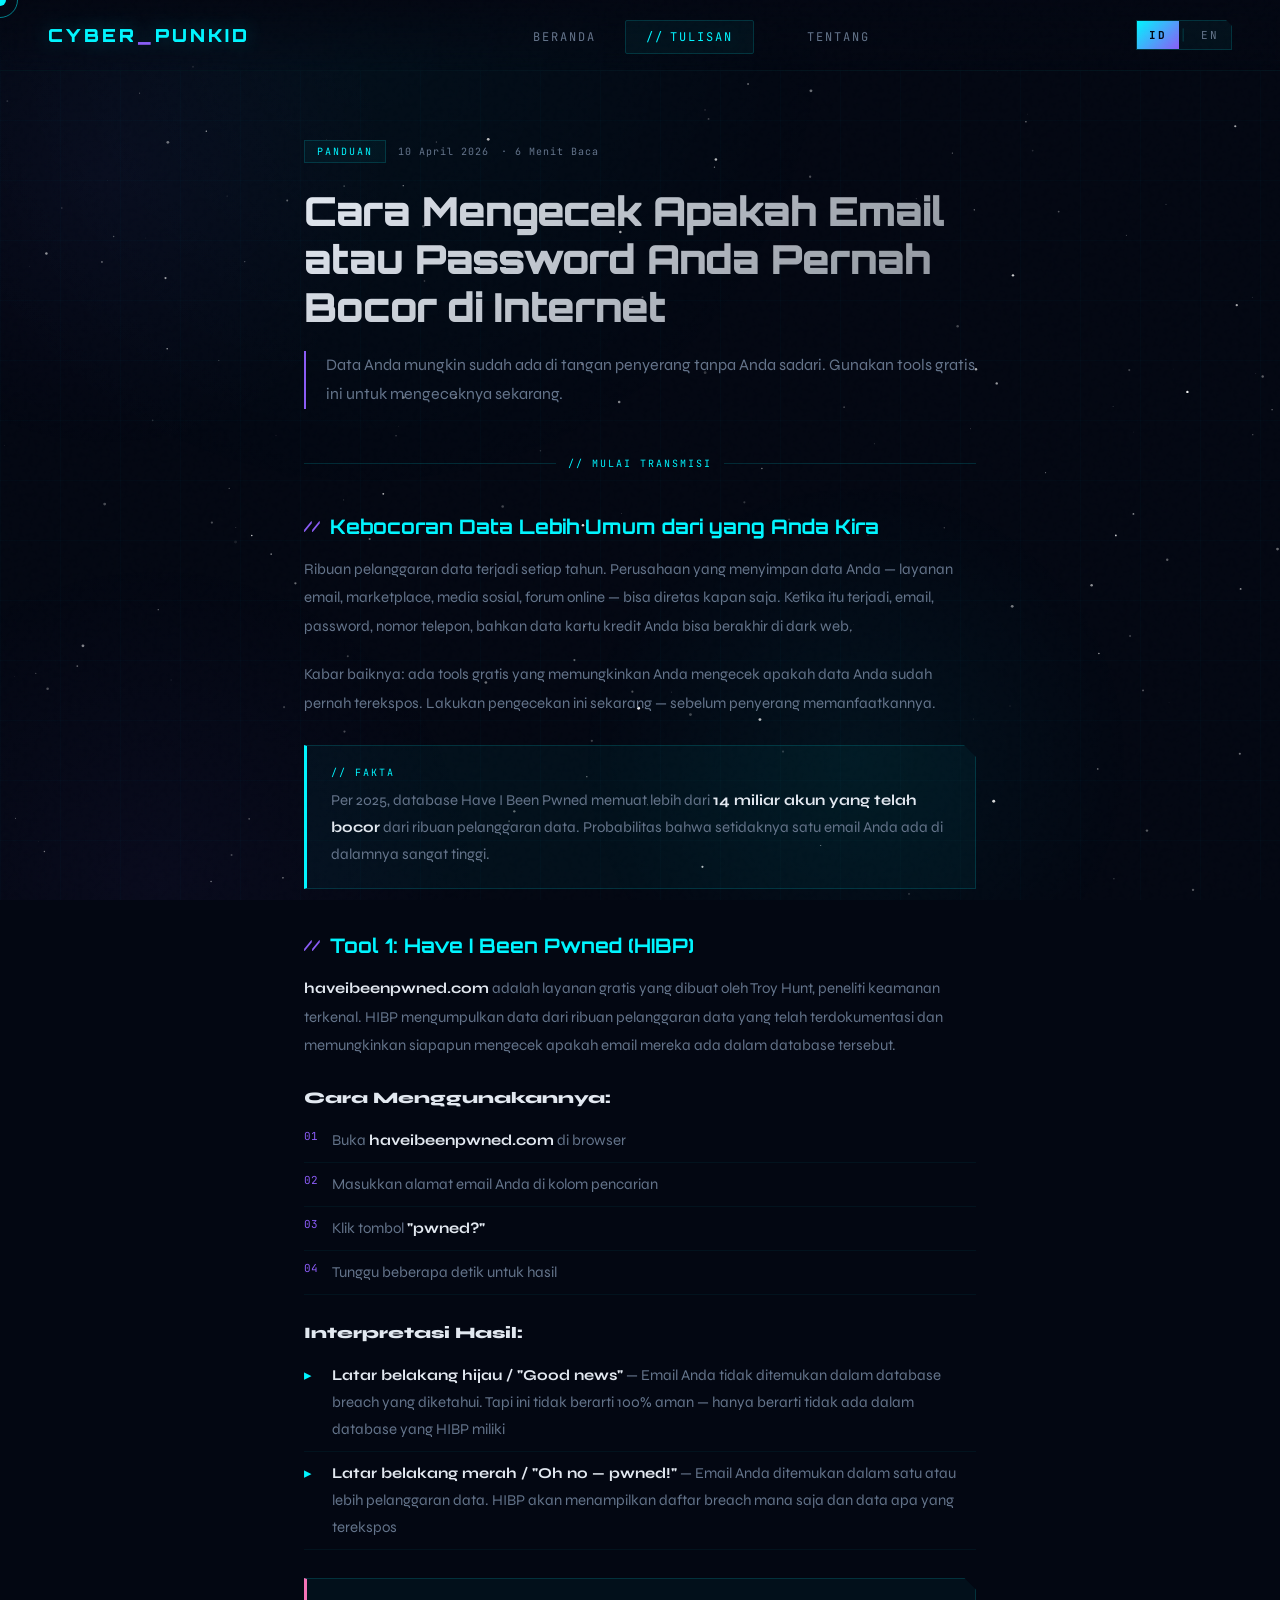
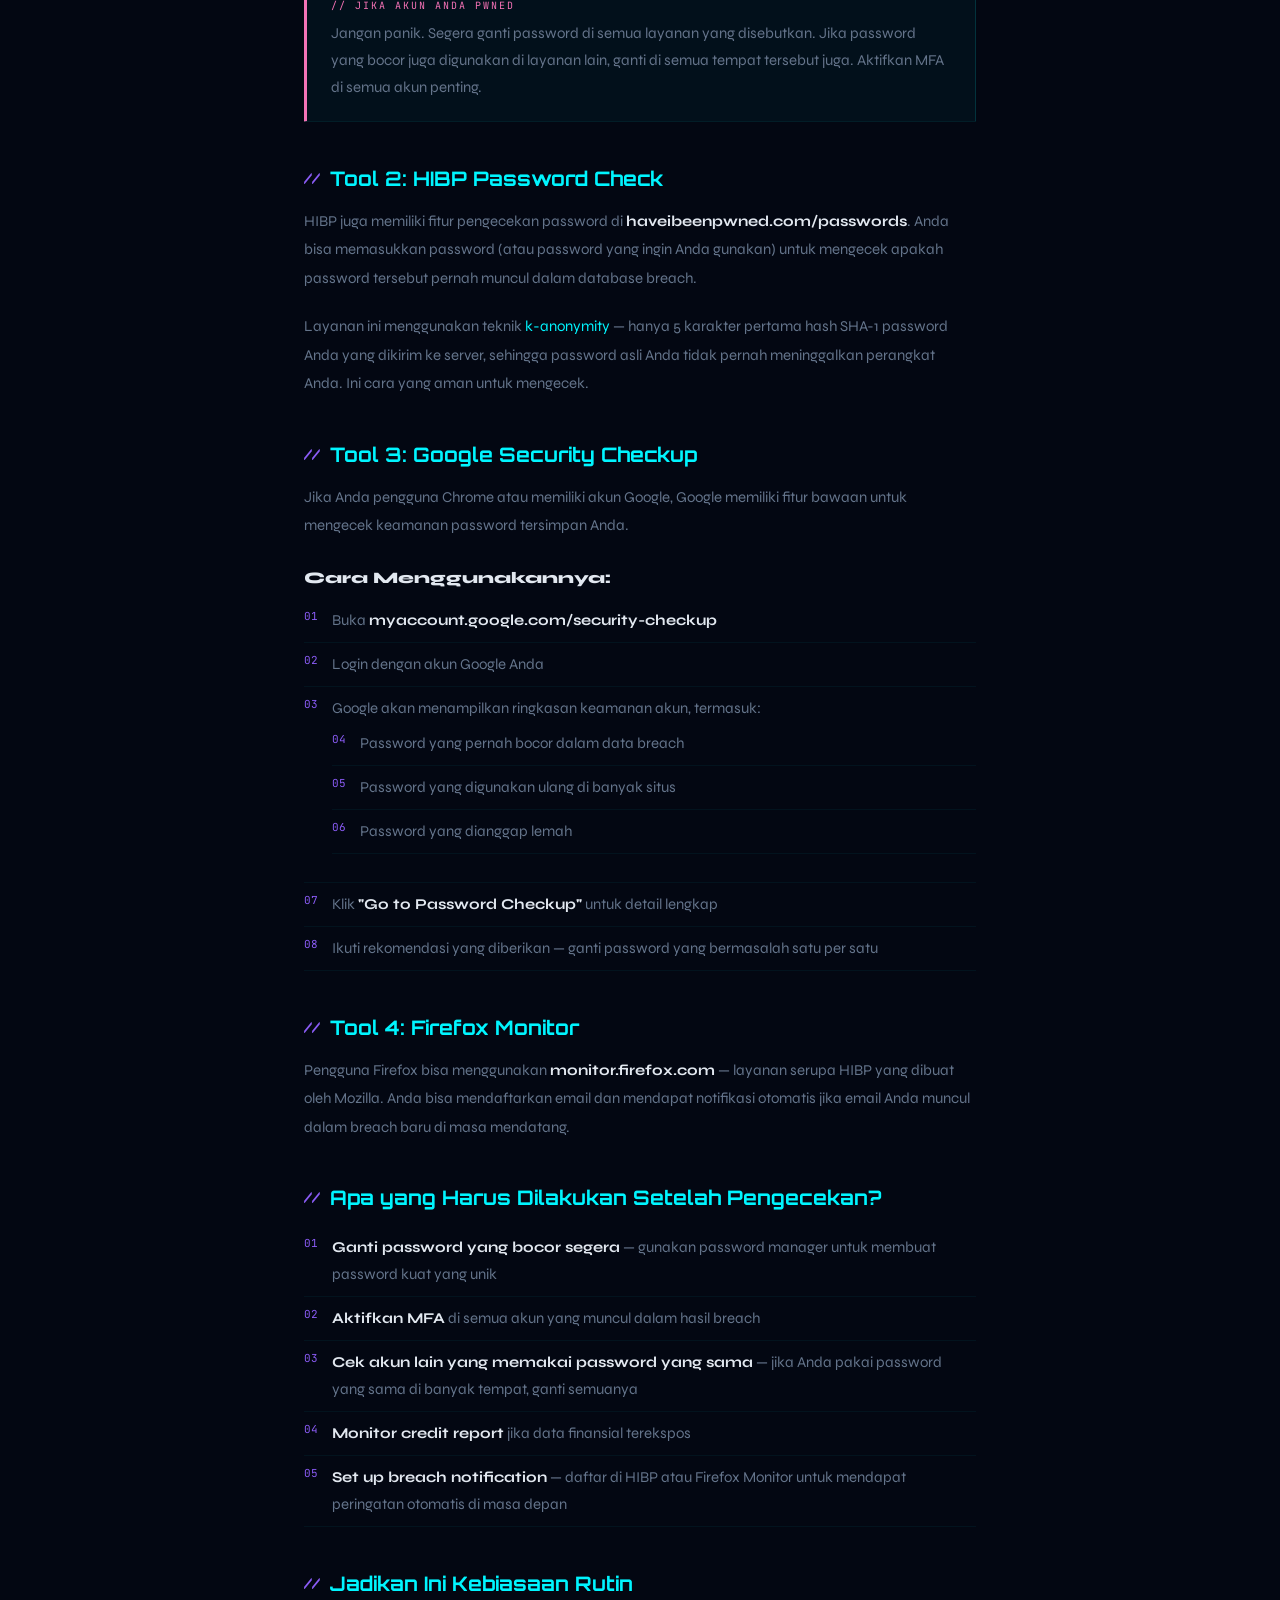
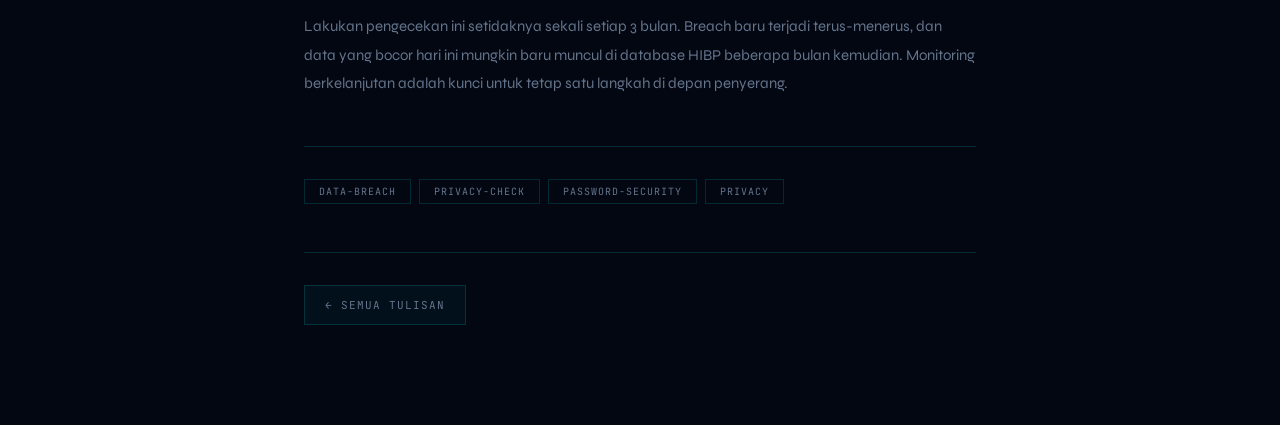
<file: articles/artikel-cek-data-bocor.html>
<!DOCTYPE html>
<html lang="id">
<head>
<meta charset="UTF-8">
<meta name="viewport" content="width=device-width, initial-scale=1.0">
<title>Cara Mengecek Apakah Email atau Password Anda Pernah Bocor — CyberpunkID</title>
<meta name="description" content="Panduan interaktif menggunakan HaveIBeenPwned dan Google Security Checkup untuk mengetahui apakah data Anda sudah ada di tangan penyerang.">
<link rel="preconnect" href="https://fonts.googleapis.com">
<link href="https://fonts.googleapis.com/css2?family=Orbitron:wght@400;700;900&family=Syne:wght@400;600;800&family=JetBrains+Mono:wght@300;400&display=swap" rel="stylesheet">
<link rel="stylesheet" href="../assets/css/style.css">
<link rel="stylesheet" href="../assets/css/article.css">
</head>
<body>
<div class="cursor" id="cursor"></div>
<div class="cursor-ring" id="cursor-ring"></div>
<div class="reading-progress-bar" id="reading-progress"></div>
<canvas id="starfield"></canvas>
<div class="grid-overlay"></div>
<div class="scanline"></div>
<nav>
  <div class="nav-logo">
    <a href="../index.html" style="text-decoration:none;color:inherit" class="nav-logo-text">Cyber<span>_</span>PunkID</a>
  </div>
  <ul class="nav-links">
    <li><a href="../index.html"><span data-i18n="nav_home">Beranda</span></a></li>
    <li><a href="../works.html" class="active"><span data-i18n="nav_works">Tulisan</span></a></li>
    <li><a href="../about.html"><span data-i18n="nav_about">Tentang</span></a></li>
  </ul>
  <button class="lang-toggle" onclick="toggleLang()" aria-label="Ganti bahasa">
    <span data-lang="id" class="lang-active">ID</span><span class="lang-sep">|</span><span data-lang="en">EN</span>
  </button>
</nav>
<article>
  <div class="article-meta">
    <span class="article-category" id="art-cat">Panduan</span>
    <span class="article-date" id="art-date">10 April 2026</span>
    <span class="article-read-time" id="art-time">· 6 Menit Baca</span>
  </div>
  <h1 class="article-title" id="art-title">Cara Mengecek Apakah Email atau Password Anda Pernah Bocor di Internet</h1>
  <p class="article-lead" id="art-lead">Data Anda mungkin sudah ada di tangan penyerang tanpa Anda sadari. Gunakan tools gratis ini untuk mengeceknya sekarang — dan tahu apa yang harus dilakukan jika hasilnya positif.</p>
  <div class="article-divider"><span id="art-divider">// MULAI TRANSMISI</span></div>

  <div class="article-body" id="body-id">
    <h2>Kebocoran Data Lebih Umum dari yang Anda Kira</h2>
    <p>Ribuan pelanggaran data terjadi setiap tahun. Perusahaan yang menyimpan data Anda — layanan email, marketplace, media sosial, forum online — bisa diretas kapan saja. Ketika itu terjadi, email, password, nomor telepon, bahkan data kartu kredit Anda bisa berakhir di dark web.</p>
    <p>Kabar baiknya: ada tools gratis yang memungkinkan Anda mengecek apakah data Anda sudah pernah terekspos. Lakukan pengecekan ini sekarang — sebelum penyerang memanfaatkannya.</p>

    <div class="callout">
      <div class="callout-label">// Fakta</div>
      <p>Per 2025, database Have I Been Pwned memuat lebih dari <strong>14 miliar akun yang telah bocor</strong> dari ribuan pelanggaran data. Probabilitas bahwa setidaknya satu email Anda ada di dalamnya sangat tinggi.</p>
    </div>

    <h2>Tool 1: Have I Been Pwned (HIBP)</h2>
    <p><strong>haveibeenpwned.com</strong> adalah layanan gratis yang dibuat oleh Troy Hunt, peneliti keamanan terkenal. HIBP mengumpulkan data dari ribuan pelanggaran data yang telah terdokumentasi dan memungkinkan siapapun mengecek apakah email mereka ada dalam database tersebut.</p>

    <h3>Cara Menggunakannya:</h3>
    <ol>
      <li>Buka <strong>haveibeenpwned.com</strong> di browser</li>
      <li>Masukkan alamat email Anda di kolom pencarian</li>
      <li>Klik tombol <strong>"pwned?"</strong></li>
      <li>Tunggu beberapa detik untuk hasil</li>
    </ol>

    <h3>Interpretasi Hasil:</h3>
    <ul>
      <li><strong>Latar belakang hijau / "Good news"</strong> — Email Anda tidak ditemukan dalam database breach yang diketahui. Tapi ini tidak berarti 100% aman — hanya berarti tidak ada dalam database yang HIBP miliki</li>
      <li><strong>Latar belakang merah / "Oh no — pwned!"</strong> — Email Anda ditemukan dalam satu atau lebih pelanggaran data. HIBP akan menampilkan daftar breach mana saja dan data apa yang terekspos</li>
    </ul>

    <div class="callout callout-warning">
      <div class="callout-label">// Jika Akun Anda Pwned</div>
      <p>Jangan panik. Segera ganti password di semua layanan yang disebutkan. Jika password yang bocor juga digunakan di layanan lain, ganti di semua tempat tersebut juga. Aktifkan MFA di semua akun penting.</p>
    </div>

    <h2>Tool 2: HIBP Password Check</h2>
    <p>HIBP juga memiliki fitur pengecekan password di <strong>haveibeenpwned.com/passwords</strong>. Anda bisa memasukkan password (atau password yang ingin Anda gunakan) untuk mengecek apakah password tersebut pernah muncul dalam database breach.</p>
    <p>Layanan ini menggunakan teknik <em>k-anonymity</em> — hanya 5 karakter pertama hash SHA-1 password Anda yang dikirim ke server, sehingga password asli Anda tidak pernah meninggalkan perangkat Anda. Ini cara yang aman untuk mengecek.</p>

    <h2>Tool 3: Google Security Checkup</h2>
    <p>Jika Anda pengguna Chrome atau memiliki akun Google, Google memiliki fitur bawaan untuk mengecek keamanan password tersimpan Anda.</p>

    <h3>Cara Menggunakannya:</h3>
    <ol>
      <li>Buka <strong>myaccount.google.com/security-checkup</strong></li>
      <li>Login dengan akun Google Anda</li>
      <li>Google akan menampilkan ringkasan keamanan akun, termasuk:
        <ul>
          <li>Password yang pernah bocor dalam data breach</li>
          <li>Password yang digunakan ulang di banyak situs</li>
          <li>Password yang dianggap lemah</li>
        </ul>
      </li>
      <li>Klik <strong>"Go to Password Checkup"</strong> untuk detail lengkap</li>
      <li>Ikuti rekomendasi yang diberikan — ganti password yang bermasalah satu per satu</li>
    </ol>

    <h2>Tool 4: Firefox Monitor</h2>
    <p>Pengguna Firefox bisa menggunakan <strong>monitor.firefox.com</strong> — layanan serupa HIBP yang dibuat oleh Mozilla. Anda bisa mendaftarkan email dan mendapat notifikasi otomatis jika email Anda muncul dalam breach baru di masa mendatang.</p>

    <h2>Apa yang Harus Dilakukan Setelah Pengecekan?</h2>
    <ol>
      <li><strong>Ganti password yang bocor segera</strong> — gunakan password manager untuk membuat password kuat yang unik</li>
      <li><strong>Aktifkan MFA</strong> di semua akun yang muncul dalam hasil breach</li>
      <li><strong>Cek akun lain yang memakai password yang sama</strong> — jika Anda pakai password yang sama di banyak tempat, ganti semuanya</li>
      <li><strong>Monitor credit report</strong> jika data finansial terekspos</li>
      <li><strong>Set up breach notification</strong> — daftar di HIBP atau Firefox Monitor untuk mendapat peringatan otomatis di masa depan</li>
    </ol>

    <h2>Jadikan Ini Kebiasaan Rutin</h2>
    <p>Lakukan pengecekan ini setidaknya sekali setiap 3 bulan. Breach baru terjadi terus-menerus, dan data yang bocor hari ini mungkin baru muncul di database HIBP beberapa bulan kemudian. Monitoring berkelanjutan adalah kunci untuk tetap satu langkah di depan penyerang.</p>
  </div>

  <div class="article-body" id="body-en" style="display:none">
    <h2>Data Breaches Are More Common Than You Think</h2>
    <p>Thousands of data breaches occur every year. Companies storing your data — email services, marketplaces, social media, online forums — can be hacked at any time. When it happens, your email, password, phone number, and even credit card data can end up on the dark web.</p>

    <div class="callout">
      <div class="callout-label">// Fact</div>
      <p>As of 2025, the Have I Been Pwned database contains over <strong>14 billion breached accounts</strong> from thousands of data breaches. The probability that at least one of your emails is in there is very high.</p>
    </div>

    <h2>Tool 1: Have I Been Pwned (HIBP)</h2>
    <p><strong>haveibeenpwned.com</strong> is a free service by Troy Hunt, a well-known security researcher. Simply enter your email address and check if it appears in any documented data breach.</p>
    <ul>
      <li><strong>Green background / "Good news"</strong> — your email wasn't found in any known breaches in HIBP's database</li>
      <li><strong>Red background / "Oh no — pwned!"</strong> — your email was found. HIBP lists exactly which breaches and what data was exposed</li>
    </ul>

    <h2>Tool 2: HIBP Password Check</h2>
    <p>Visit <strong>haveibeenpwned.com/passwords</strong> to check if a password has appeared in any breach. The service uses <em>k-anonymity</em> — only the first 5 characters of your password's SHA-1 hash are sent to the server, so your actual password never leaves your device.</p>

    <h2>Tool 3: Google Security Checkup</h2>
    <ol>
      <li>Open <strong>myaccount.google.com/security-checkup</strong></li>
      <li>Google shows passwords that have been in data breaches, reused passwords, and weak passwords</li>
      <li>Click <strong>"Go to Password Checkup"</strong> for full details</li>
      <li>Follow the recommendations and change compromised passwords</li>
    </ol>

    <h2>What to Do After Checking?</h2>
    <ol>
      <li><strong>Change breached passwords immediately</strong> — use a password manager to create strong, unique passwords</li>
      <li><strong>Enable MFA</strong> on all accounts that appeared in breach results</li>
      <li><strong>Check other accounts using the same password</strong> — change them all</li>
      <li><strong>Set up breach notifications</strong> at HIBP or Firefox Monitor for automatic future alerts</li>
    </ol>

    <h2>Make This a Regular Habit</h2>
    <p>Do this check at least once every 3 months. New breaches happen continuously, and data leaked today may only appear in HIBP's database months later. Ongoing monitoring is the key to staying one step ahead of attackers.</p>
  </div>

  <div class="article-tags">
    <span class="article-tag">data-breach</span>
    <span class="article-tag">privacy-check</span>
    <span class="article-tag">password-security</span>
    <span class="article-tag">privacy</span>
  </div>
  <div class="article-nav"><a href="../works.html" id="nav-back">← Semua Tulisan</a></div>
</article>
<script src="../assets/js/content.js"></script>
<script src="../assets/js/main.js"></script>
<script>
const _base = applyLang;
applyLang = function(lang) {
  _base(lang);
  const isID = lang === 'id';
  document.getElementById('body-id').style.display = isID ? '' : 'none';
  document.getElementById('body-en').style.display = isID ? 'none' : '';
  document.getElementById('art-cat').textContent = isID ? 'Panduan' : 'Guide';
  document.getElementById('art-date').textContent = isID ? '10 April 2026' : 'April 10, 2026';
  document.getElementById('art-time').textContent = isID ? '· 6 Menit Baca' : '· 6 Min Read';
  document.getElementById('art-title').textContent = isID ? 'Cara Mengecek Apakah Email atau Password Anda Pernah Bocor di Internet' : 'How to Check If Your Email or Password Has Been Leaked Online';
  document.getElementById('art-lead').textContent = isID ? 'Data Anda mungkin sudah ada di tangan penyerang tanpa Anda sadari. Gunakan tools gratis ini untuk mengeceknya sekarang.' : 'Your data may already be in attackers\' hands without you knowing. Use these free tools to check right now.';
  document.getElementById('art-divider').textContent = isID ? '// MULAI TRANSMISI' : '// BEGIN TRANSMISSION';
  document.getElementById('nav-back').textContent = isID ? '← Semua Tulisan' : '← All Articles';
  document.title = isID ? 'Cara Cek Email atau Password Bocor — CyberpunkID' : 'How to Check If Your Email or Password Was Leaked — CyberpunkID';
};
</script>
</body>
</html>
</file>
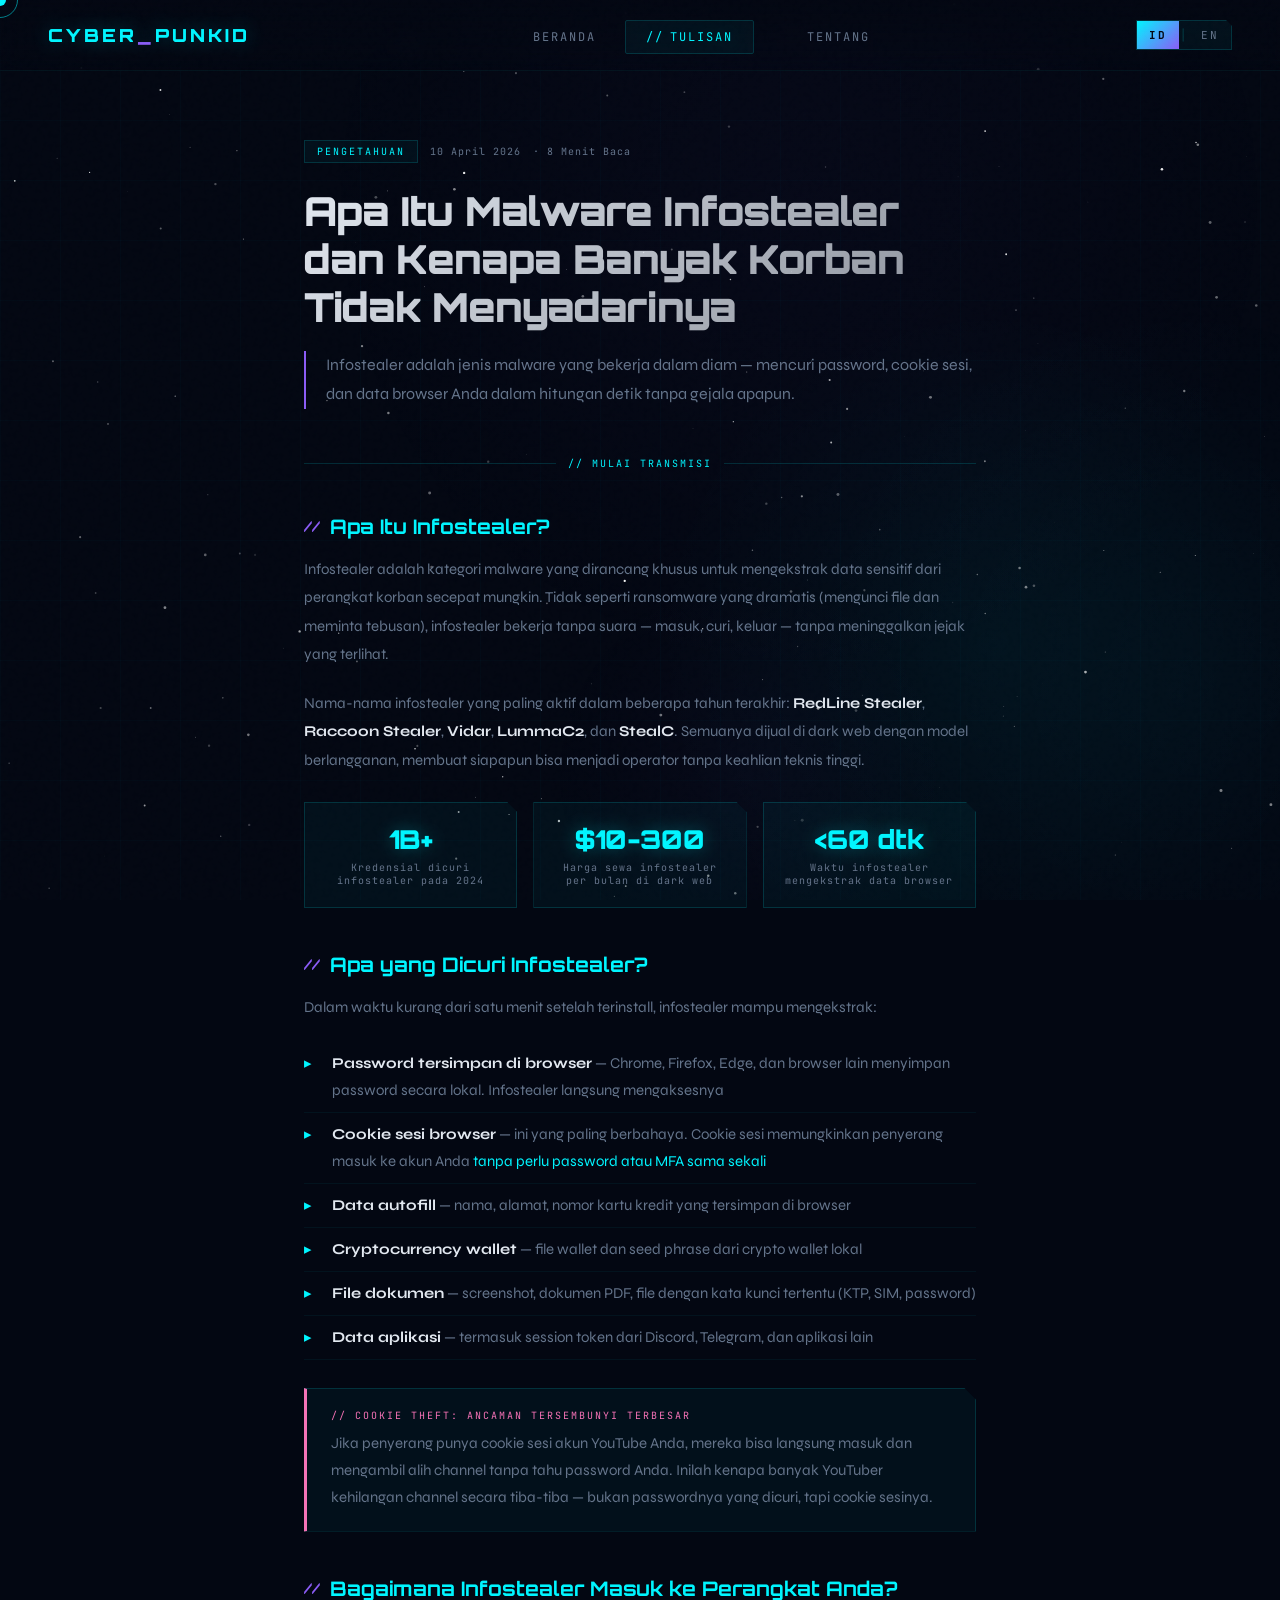
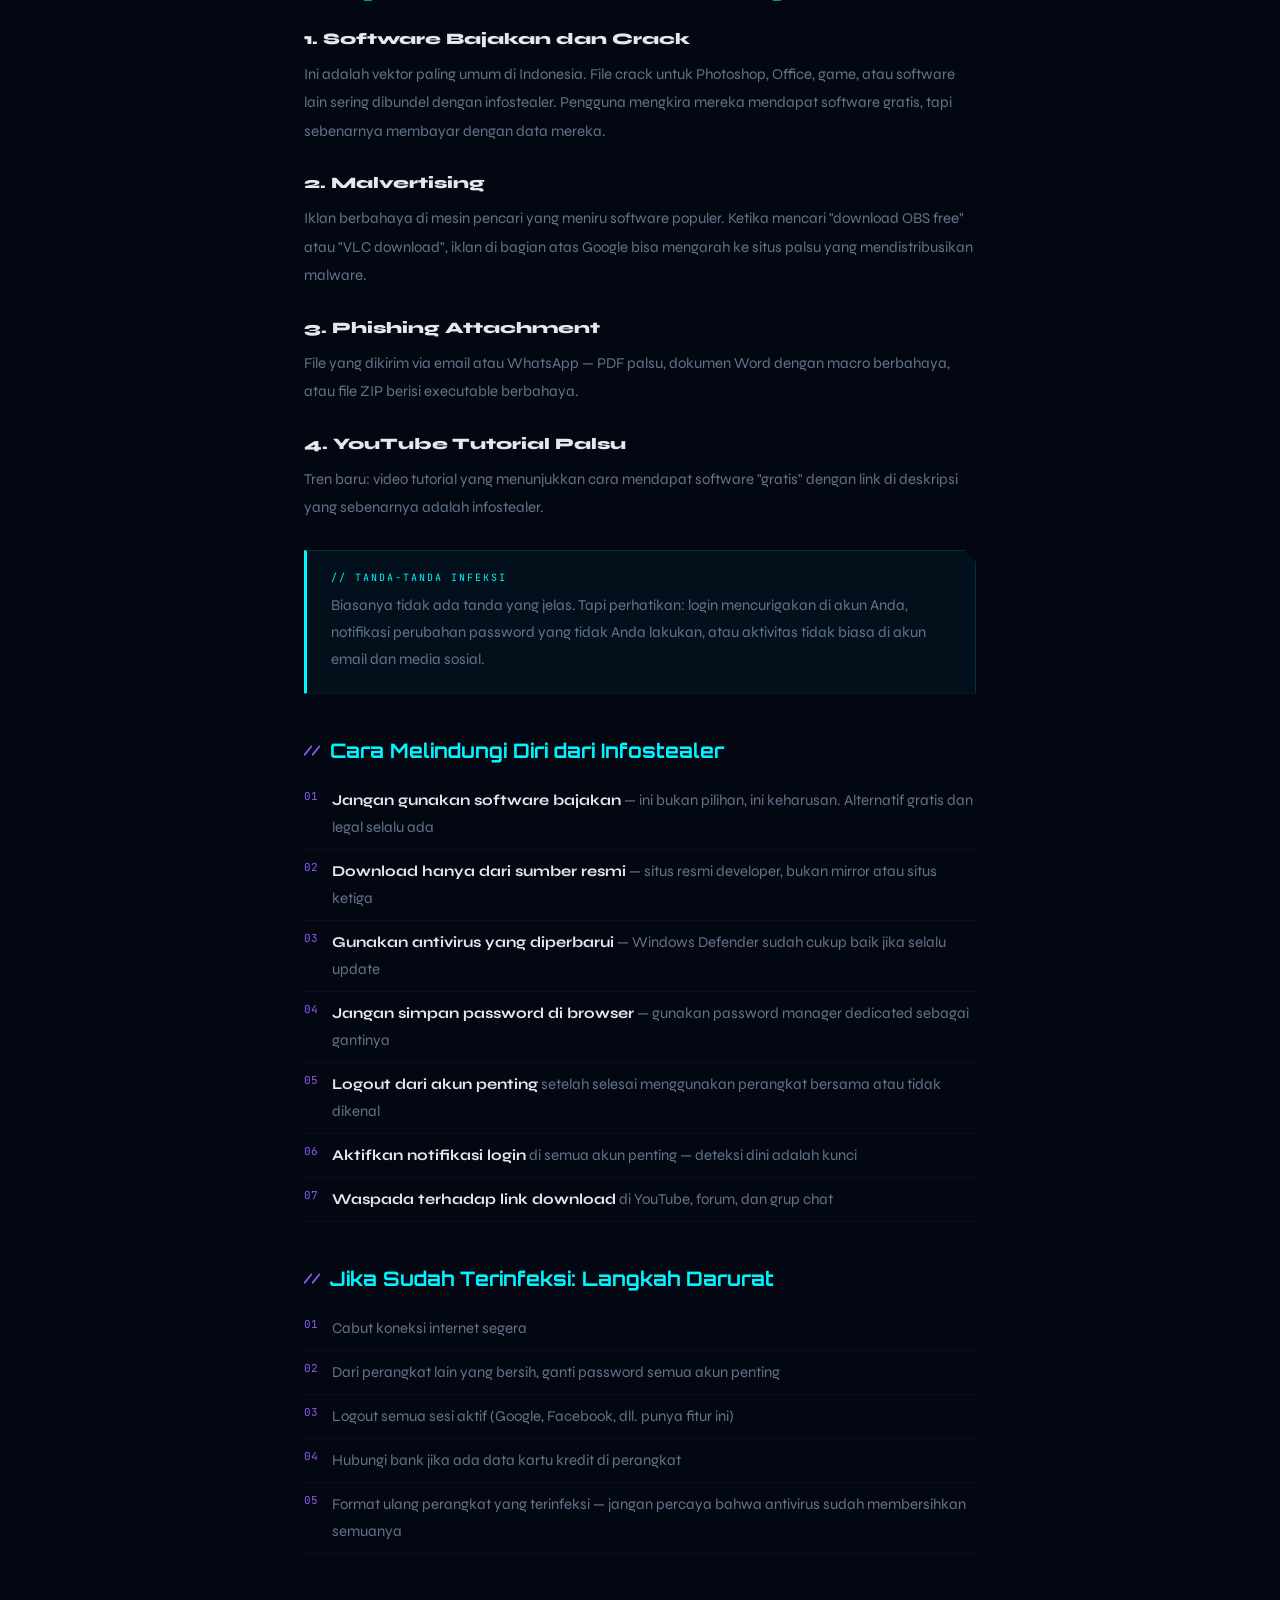
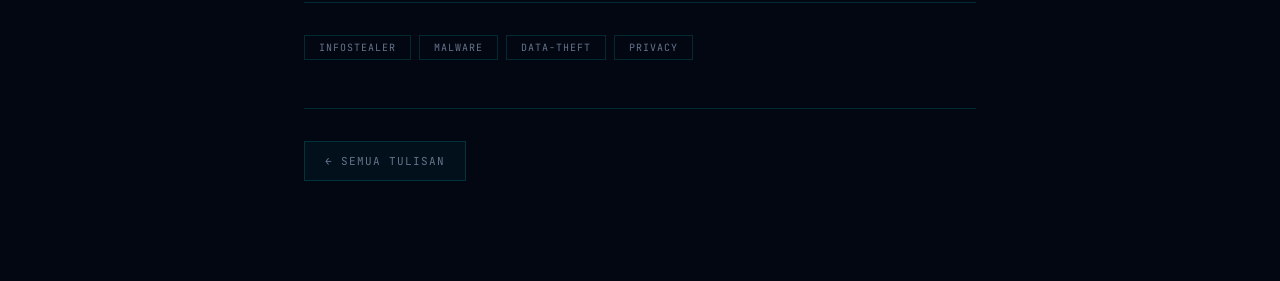
<file: articles/artikel-infostealer.html>
<!DOCTYPE html>
<html lang="id">
<head>
<meta charset="UTF-8">
<meta name="viewport" content="width=device-width, initial-scale=1.0">
<title>Apa Itu Malware Infostealer dan Kenapa Banyak Korban Tidak Menyadarinya — CyberpunkID</title>
<meta name="description" content="Infostealer mencuri password, cookie, dan sesi browser Anda tanpa terdeteksi. Inilah cara kerjanya dan bagaimana melindungi diri.">
<link rel="preconnect" href="https://fonts.googleapis.com">
<link href="https://fonts.googleapis.com/css2?family=Orbitron:wght@400;700;900&family=Syne:wght@400;600;800&family=JetBrains+Mono:wght@300;400&display=swap" rel="stylesheet">
<link rel="stylesheet" href="../assets/css/style.css">
<link rel="stylesheet" href="../assets/css/article.css">
</head>
<body>
<div class="cursor" id="cursor"></div>
<div class="cursor-ring" id="cursor-ring"></div>
<div class="reading-progress-bar" id="reading-progress"></div>
<canvas id="starfield"></canvas>
<div class="grid-overlay"></div>
<div class="scanline"></div>
<nav>
  <div class="nav-logo">
    <a href="../index.html" style="text-decoration:none;color:inherit" class="nav-logo-text">Cyber<span>_</span>PunkID</a>
  </div>
  <ul class="nav-links">
    <li><a href="../index.html"><span data-i18n="nav_home">Beranda</span></a></li>
    <li><a href="../works.html" class="active"><span data-i18n="nav_works">Tulisan</span></a></li>
    <li><a href="../about.html"><span data-i18n="nav_about">Tentang</span></a></li>
  </ul>
  <button class="lang-toggle" onclick="toggleLang()" aria-label="Ganti bahasa">
    <span data-lang="id" class="lang-active">ID</span><span class="lang-sep">|</span><span data-lang="en">EN</span>
  </button>
</nav>
<article>
  <div class="article-meta">
    <span class="article-category" id="art-cat">Pengetahuan</span>
    <span class="article-date" id="art-date">10 April 2026</span>
    <span class="article-read-time" id="art-time">· 8 Menit Baca</span>
  </div>
  <h1 class="article-title" id="art-title">Apa Itu Malware Infostealer dan Kenapa Banyak Korban Tidak Menyadarinya</h1>
  <p class="article-lead" id="art-lead">Infostealer adalah jenis malware yang bekerja dalam diam — mencuri password, cookie sesi, dan data browser Anda dalam hitungan detik tanpa gejala apapun. Saat Anda menyadarinya, semuanya sudah terlambat.</p>
  <div class="article-divider"><span id="art-divider">// MULAI TRANSMISI</span></div>

  <div class="article-body" id="body-id">
    <h2>Apa Itu Infostealer?</h2>
    <p>Infostealer adalah kategori malware yang dirancang khusus untuk mengekstrak data sensitif dari perangkat korban secepat mungkin. Tidak seperti ransomware yang dramatis (mengunci file dan meminta tebusan), infostealer bekerja tanpa suara — masuk, curi, keluar — tanpa meninggalkan jejak yang terlihat.</p>
    <p>Nama-nama infostealer yang paling aktif dalam beberapa tahun terakhir: <strong>RedLine Stealer</strong>, <strong>Raccoon Stealer</strong>, <strong>Vidar</strong>, <strong>LummaC2</strong>, dan <strong>StealC</strong>. Semuanya dijual di dark web dengan model berlangganan, membuat siapapun bisa menjadi operator tanpa keahlian teknis tinggi.</p>

    <div class="stat-grid">
      <div class="stat-box"><span class="stat-num">1B+</span><span class="stat-desc">Kredensial dicuri infostealer pada 2024</span></div>
      <div class="stat-box"><span class="stat-num">$10-300</span><span class="stat-desc">Harga sewa infostealer per bulan di dark web</span></div>
      <div class="stat-box"><span class="stat-num">&lt;60 dtk</span><span class="stat-desc">Waktu infostealer mengekstrak data browser</span></div>
    </div>

    <h2>Apa yang Dicuri Infostealer?</h2>
    <p>Dalam waktu kurang dari satu menit setelah terinstall, infostealer mampu mengekstrak:</p>
    <ul>
      <li><strong>Password tersimpan di browser</strong> — Chrome, Firefox, Edge, dan browser lain menyimpan password secara lokal. Infostealer langsung mengaksesnya</li>
      <li><strong>Cookie sesi browser</strong> — ini yang paling berbahaya. Cookie sesi memungkinkan penyerang masuk ke akun Anda <em>tanpa perlu password atau MFA sama sekali</em></li>
      <li><strong>Data autofill</strong> — nama, alamat, nomor kartu kredit yang tersimpan di browser</li>
      <li><strong>Cryptocurrency wallet</strong> — file wallet dan seed phrase dari crypto wallet lokal</li>
      <li><strong>File dokumen</strong> — screenshot, dokumen PDF, file dengan kata kunci tertentu (KTP, SIM, password)</li>
      <li><strong>Data aplikasi</strong> — termasuk session token dari Discord, Telegram, dan aplikasi lain</li>
    </ul>

    <div class="callout callout-warning">
      <div class="callout-label">// Cookie Theft: Ancaman Tersembunyi Terbesar</div>
      <p>Jika penyerang punya cookie sesi akun YouTube Anda, mereka bisa langsung masuk dan mengambil alih channel tanpa tahu password Anda. Inilah kenapa banyak YouTuber kehilangan channel secara tiba-tiba — bukan passwordnya yang dicuri, tapi cookie sesinya.</p>
    </div>

    <h2>Bagaimana Infostealer Masuk ke Perangkat Anda?</h2>
    <h3>1. Software Bajakan dan Crack</h3>
    <p>Ini adalah vektor paling umum di Indonesia. File crack untuk Photoshop, Office, game, atau software lain sering dibundel dengan infostealer. Pengguna mengkira mereka mendapat software gratis, tapi sebenarnya membayar dengan data mereka.</p>

    <h3>2. Malvertising</h3>
    <p>Iklan berbahaya di mesin pencari yang meniru software populer. Ketika mencari "download OBS free" atau "VLC download", iklan di bagian atas Google bisa mengarah ke situs palsu yang mendistribusikan malware.</p>

    <h3>3. Phishing Attachment</h3>
    <p>File yang dikirim via email atau WhatsApp — PDF palsu, dokumen Word dengan macro berbahaya, atau file ZIP berisi executable berbahaya.</p>

    <h3>4. YouTube Tutorial Palsu</h3>
    <p>Tren baru: video tutorial yang menunjukkan cara mendapat software "gratis" dengan link di deskripsi yang sebenarnya adalah infostealer.</p>

    <div class="callout">
      <div class="callout-label">// Tanda-Tanda Infeksi</div>
      <p>Biasanya tidak ada tanda yang jelas. Tapi perhatikan: login mencurigakan di akun Anda, notifikasi perubahan password yang tidak Anda lakukan, atau aktivitas tidak biasa di akun email dan media sosial.</p>
    </div>

    <h2>Cara Melindungi Diri dari Infostealer</h2>
    <ol>
      <li><strong>Jangan gunakan software bajakan</strong> — ini bukan pilihan, ini keharusan. Alternatif gratis dan legal selalu ada</li>
      <li><strong>Download hanya dari sumber resmi</strong> — situs resmi developer, bukan mirror atau situs ketiga</li>
      <li><strong>Gunakan antivirus yang diperbarui</strong> — Windows Defender sudah cukup baik jika selalu update</li>
      <li><strong>Jangan simpan password di browser</strong> — gunakan password manager dedicated sebagai gantinya</li>
      <li><strong>Logout dari akun penting</strong> setelah selesai menggunakan perangkat bersama atau tidak dikenal</li>
      <li><strong>Aktifkan notifikasi login</strong> di semua akun penting — deteksi dini adalah kunci</li>
      <li><strong>Waspada terhadap link download</strong> di YouTube, forum, dan grup chat</li>
    </ol>

    <h2>Jika Sudah Terinfeksi: Langkah Darurat</h2>
    <ol>
      <li>Cabut koneksi internet segera</li>
      <li>Dari perangkat lain yang bersih, ganti password semua akun penting</li>
      <li>Logout semua sesi aktif (Google, Facebook, dll. punya fitur ini)</li>
      <li>Hubungi bank jika ada data kartu kredit di perangkat</li>
      <li>Format ulang perangkat yang terinfeksi — jangan percaya bahwa antivirus sudah membersihkan semuanya</li>
    </ol>
  </div>

  <div class="article-body" id="body-en" style="display:none">
    <h2>What Is an Infostealer?</h2>
    <p>An infostealer is a category of malware specifically designed to extract sensitive data from a victim's device as quickly as possible. Unlike ransomware (which is dramatic — locking files and demanding payment), infostealers work silently — enter, steal, exit — without leaving visible traces.</p>
    <p>The most active infostealers in recent years: <strong>RedLine Stealer</strong>, <strong>Raccoon Stealer</strong>, <strong>Vidar</strong>, <strong>LummaC2</strong>, and <strong>StealC</strong>. All are sold on the dark web via subscription, making it possible for anyone to become an operator without advanced technical skills.</p>

    <div class="stat-grid">
      <div class="stat-box"><span class="stat-num">1B+</span><span class="stat-desc">Credentials stolen by infostealers in 2024</span></div>
      <div class="stat-box"><span class="stat-num">$10-300</span><span class="stat-desc">Monthly rental price on dark web</span></div>
      <div class="stat-box"><span class="stat-num">&lt;60 sec</span><span class="stat-desc">Time to extract all browser data</span></div>
    </div>

    <h2>What Do Infostealers Steal?</h2>
    <ul>
      <li><strong>Browser-saved passwords</strong> — Chrome, Firefox, Edge store passwords locally; infostealers access them directly</li>
      <li><strong>Browser session cookies</strong> — the most dangerous. Session cookies let attackers log into your accounts <em>without needing a password or MFA at all</em></li>
      <li><strong>Autofill data</strong> — names, addresses, and credit card numbers saved in the browser</li>
      <li><strong>Cryptocurrency wallets</strong> — wallet files and seed phrases from local crypto wallets</li>
      <li><strong>Document files</strong> — screenshots, PDFs, files with specific keywords</li>
      <li><strong>App data</strong> — including session tokens from Discord, Telegram, and other apps</li>
    </ul>

    <div class="callout callout-warning">
      <div class="callout-label">// Cookie Theft: The Biggest Hidden Threat</div>
      <p>If an attacker has your YouTube session cookie, they can take over your channel immediately — without knowing your password. This is why many creators suddenly lose their channels — it's not their password that was stolen, but their session cookie.</p>
    </div>

    <h2>How Infostealers Enter Your Device</h2>
    <ul>
      <li><strong>Pirated software and cracks</strong> — the most common vector. Crack files for Photoshop, Office, or games are often bundled with infostealers</li>
      <li><strong>Malvertising</strong> — malicious ads in search engines that mimic popular software sites</li>
      <li><strong>Phishing attachments</strong> — fake PDFs, Word docs with malicious macros, or ZIP files containing executables</li>
      <li><strong>Fake YouTube tutorials</strong> — videos showing how to get "free" software with malware links in the description</li>
    </ul>

    <h2>How to Protect Yourself</h2>
    <ol>
      <li><strong>Don't use pirated software</strong> — free and legal alternatives always exist</li>
      <li><strong>Download only from official sources</strong> — the developer's official website, not mirrors or third-party sites</li>
      <li><strong>Keep antivirus updated</strong> — Windows Defender is sufficient if always updated</li>
      <li><strong>Don't save passwords in your browser</strong> — use a dedicated password manager instead</li>
      <li><strong>Log out of important accounts</strong> on shared or unfamiliar devices</li>
      <li><strong>Enable login notifications</strong> on all important accounts — early detection is key</li>
    </ol>
  </div>

  <div class="article-tags">
    <span class="article-tag">infostealer</span>
    <span class="article-tag">malware</span>
    <span class="article-tag">data-theft</span>
    <span class="article-tag">privacy</span>
  </div>
  <div class="article-nav"><a href="../works.html" id="nav-back">← Semua Tulisan</a></div>
</article>

<script src="../assets/js/content.js"></script>
<script src="../assets/js/main.js"></script>
<script>
const _base = applyLang;
applyLang = function(lang) {
  _base(lang);
  const isID = lang === 'id';
  document.getElementById('body-id').style.display = isID ? '' : 'none';
  document.getElementById('body-en').style.display = isID ? 'none' : '';
  document.getElementById('art-cat').textContent = isID ? 'Pengetahuan' : 'Knowledge';
  document.getElementById('art-date').textContent = isID ? '10 April 2026' : 'April 10, 2026';
  document.getElementById('art-time').textContent = isID ? '· 8 Menit Baca' : '· 8 Min Read';
  document.getElementById('art-title').textContent = isID ? 'Apa Itu Malware Infostealer dan Kenapa Banyak Korban Tidak Menyadarinya' : 'What Is Infostealer Malware and Why Most Victims Never Know';
  document.getElementById('art-lead').textContent = isID ? 'Infostealer adalah jenis malware yang bekerja dalam diam — mencuri password, cookie sesi, dan data browser Anda dalam hitungan detik tanpa gejala apapun.' : 'Infostealers are malware that work in silence — stealing your passwords, session cookies, and browser data in seconds with no visible symptoms.';
  document.getElementById('art-divider').textContent = isID ? '// MULAI TRANSMISI' : '// BEGIN TRANSMISSION';
  document.getElementById('nav-back').textContent = isID ? '← Semua Tulisan' : '← All Articles';
  document.title = isID ? 'Apa Itu Malware Infostealer — CyberpunkID' : 'What Is Infostealer Malware — CyberpunkID';
};
</script>
</body>
</html>
</file>
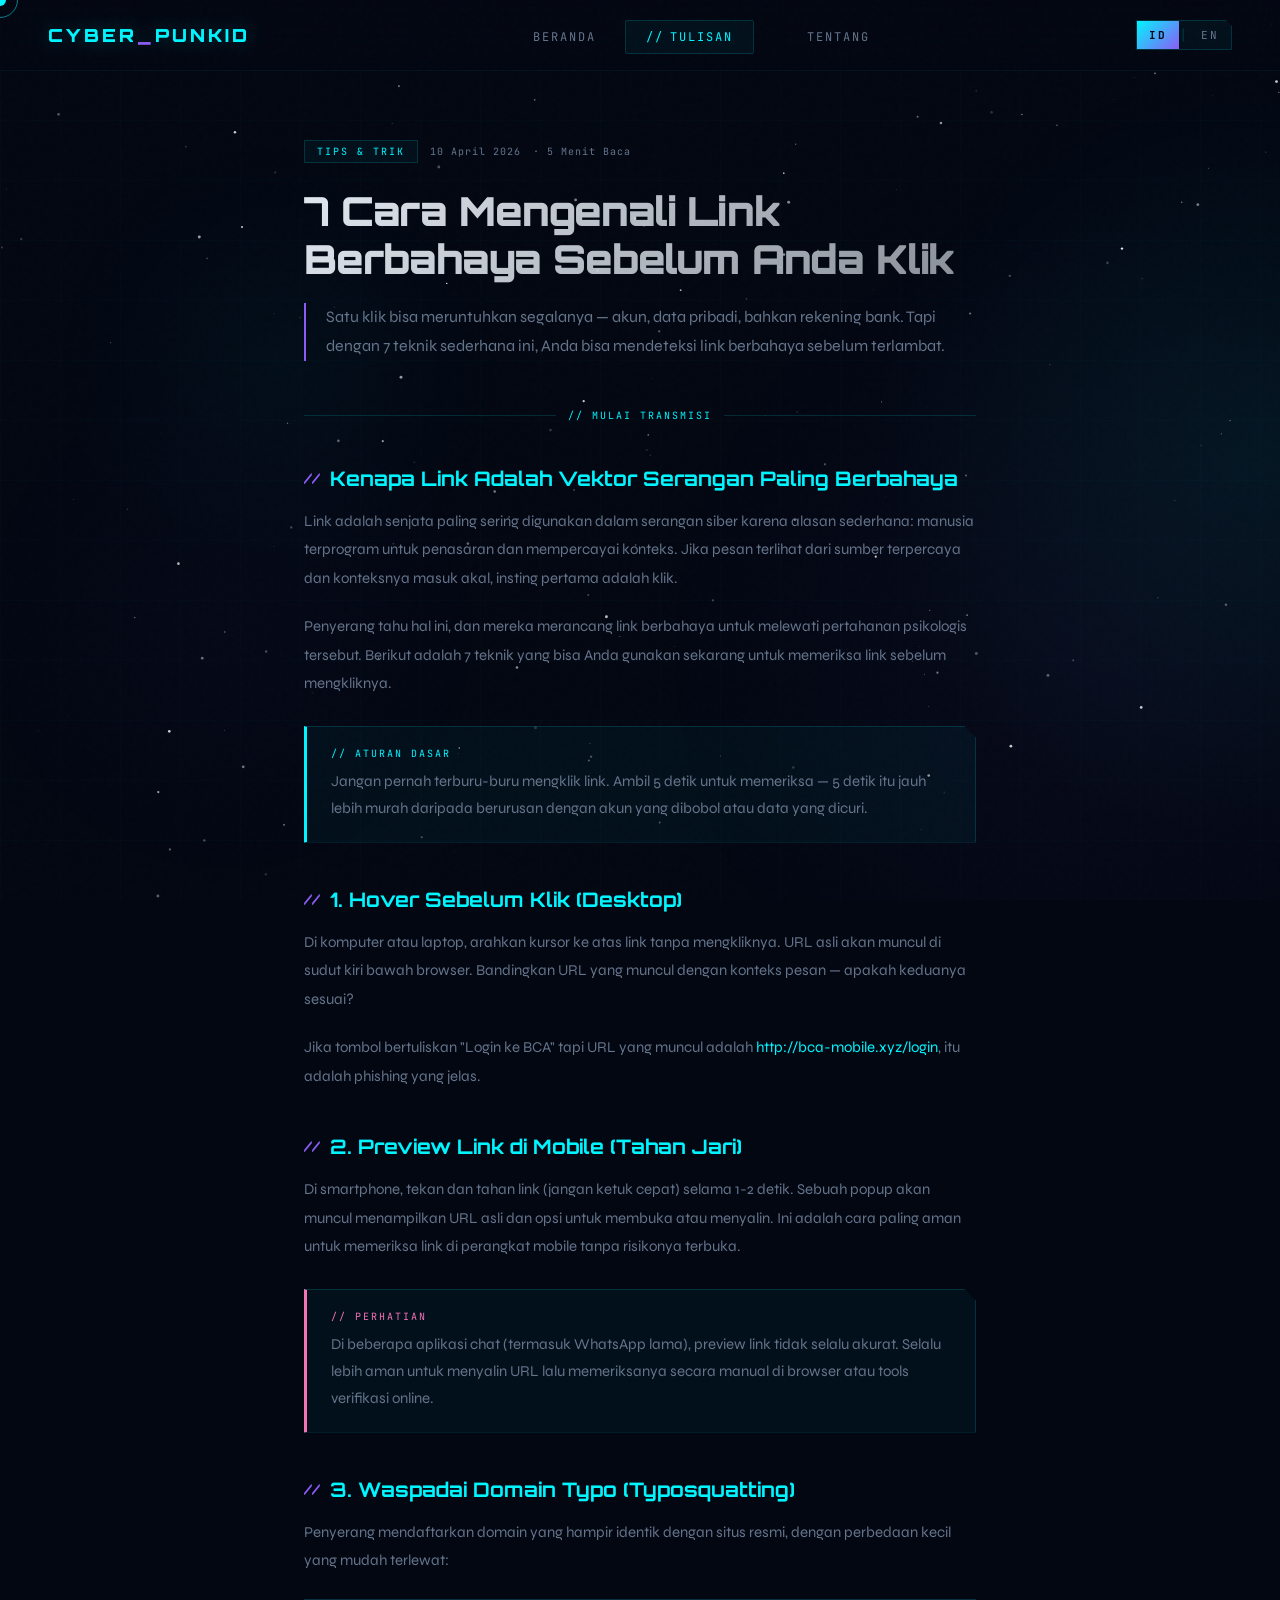
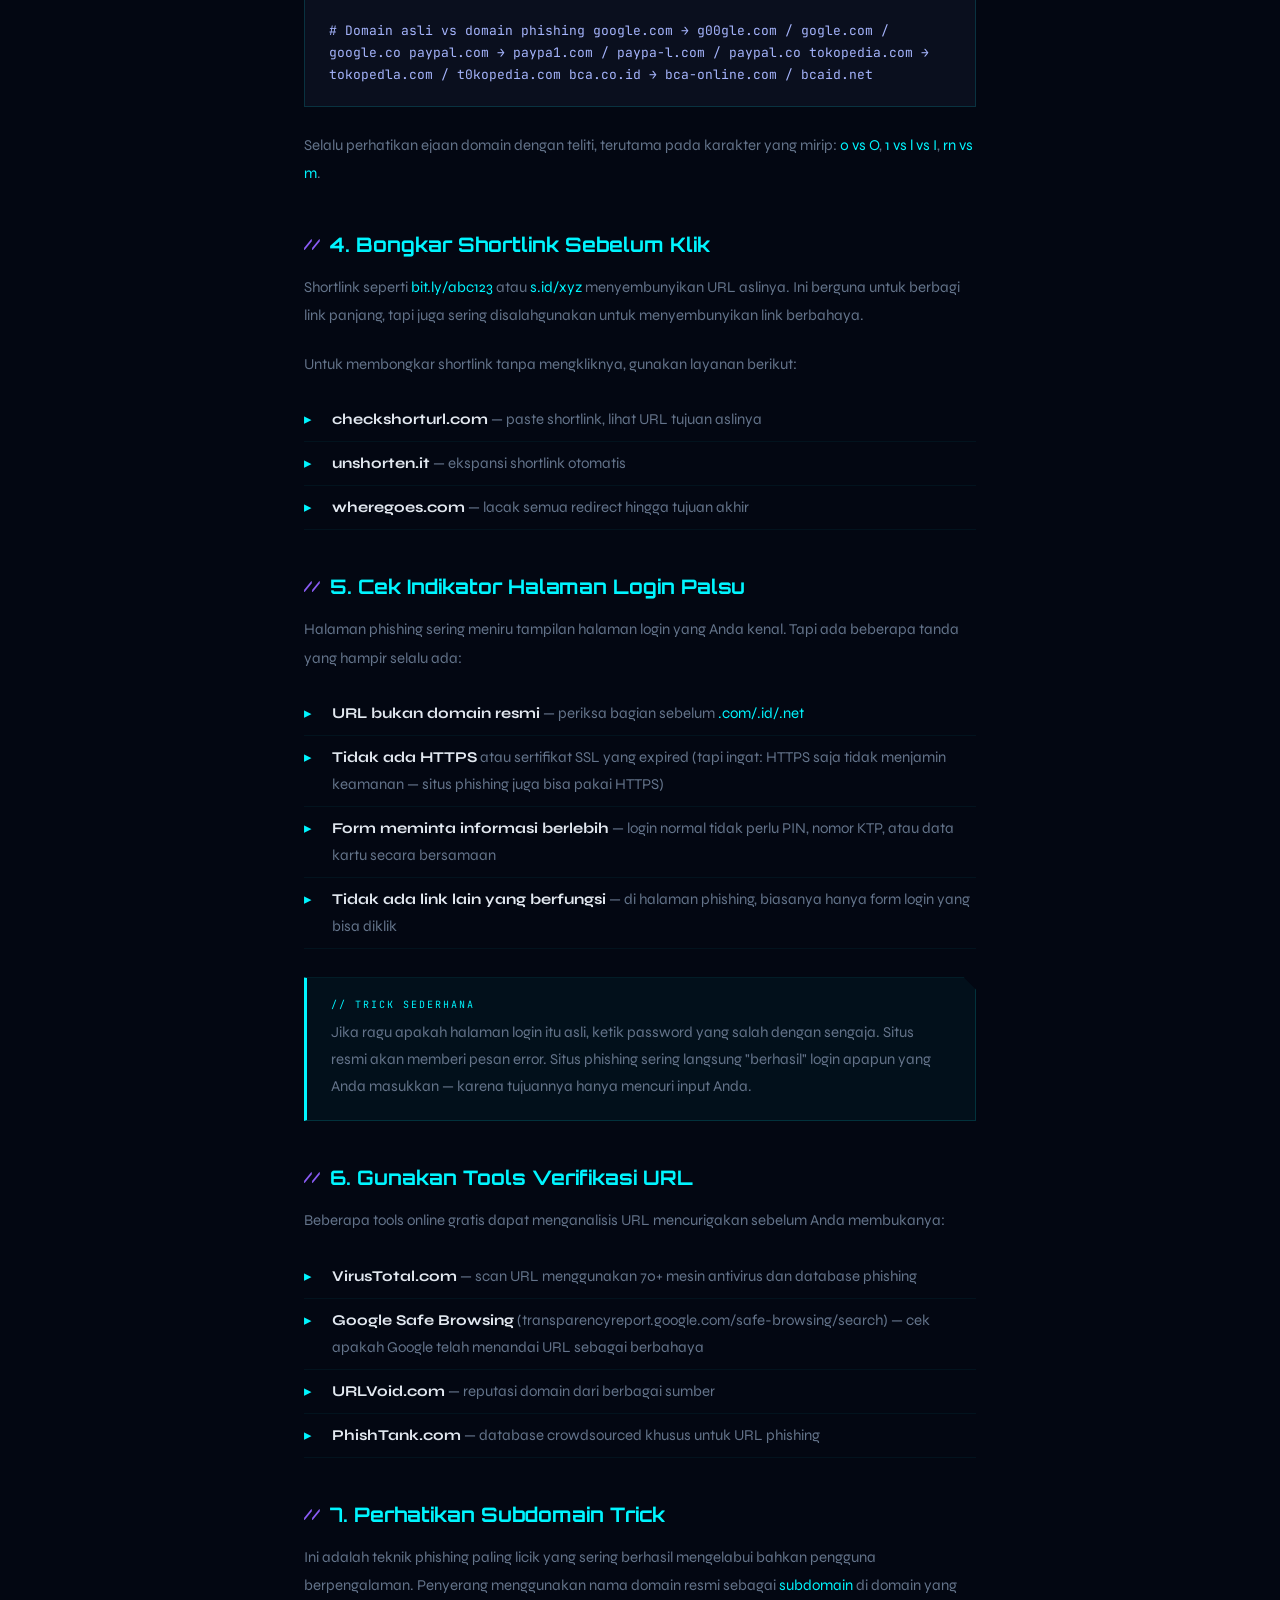
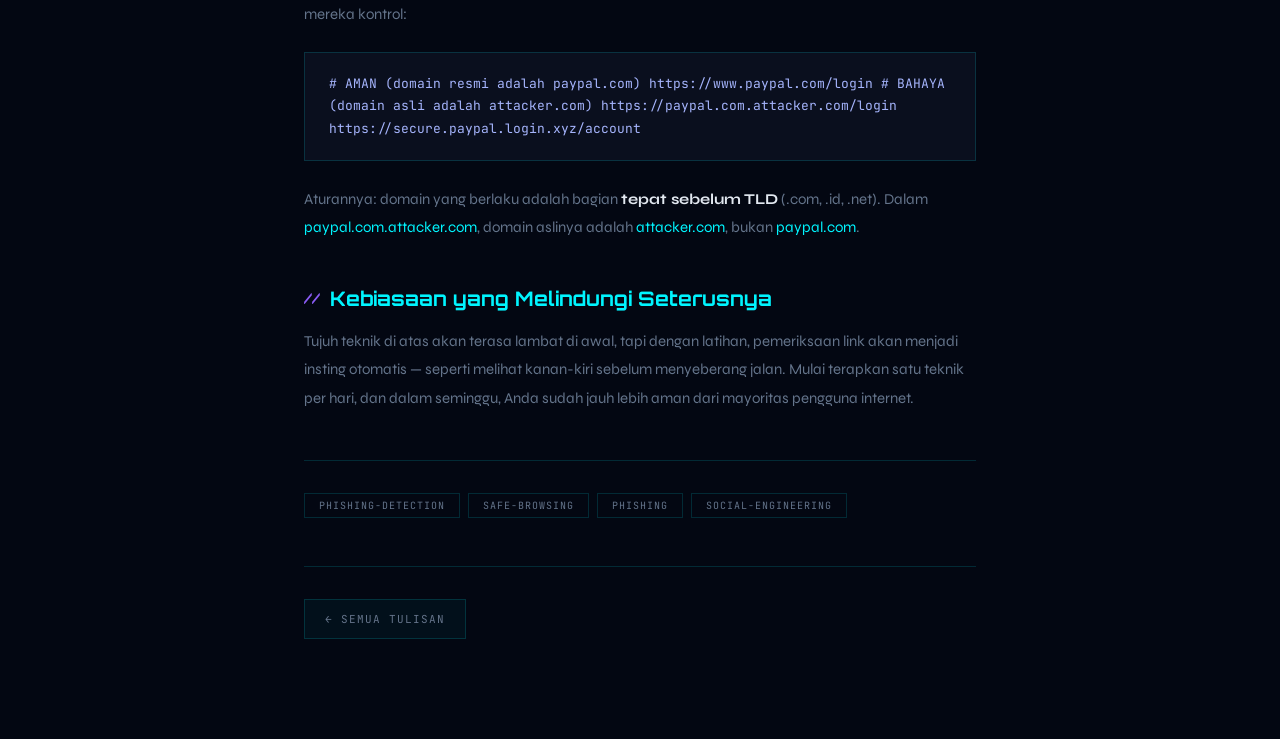
<file: articles/artikel-link-berbahaya.html>
<!DOCTYPE html>
<html lang="id">
<head>
<meta charset="UTF-8">
<meta name="viewport" content="width=device-width, initial-scale=1.0">
<title>7 Cara Mengenali Link Berbahaya Sebelum Anda Klik — CyberpunkID</title>
<meta name="description" content="Satu klik bisa meruntuhkan segalanya. Pelajari 7 teknik praktis untuk mengenali link berbahaya sebelum terlambat.">
<link rel="preconnect" href="https://fonts.googleapis.com">
<link href="https://fonts.googleapis.com/css2?family=Orbitron:wght@400;700;900&family=Syne:wght@400;600;800&family=JetBrains+Mono:wght@300;400&display=swap" rel="stylesheet">
<link rel="stylesheet" href="../assets/css/style.css">
<link rel="stylesheet" href="../assets/css/article.css">
</head>
<body>

<div class="cursor" id="cursor"></div>
<div class="cursor-ring" id="cursor-ring"></div>
<div class="reading-progress-bar" id="reading-progress"></div>
<canvas id="starfield"></canvas>
<div class="grid-overlay"></div>
<div class="scanline"></div>

<nav>
  <div class="nav-logo">
    <a href="../index.html" style="text-decoration:none;color:inherit" class="nav-logo-text">
      Cyber<span>_</span>PunkID
    </a>
  </div>
  <ul class="nav-links">
    <li><a href="../index.html"><span data-i18n="nav_home">Beranda</span></a></li>
    <li><a href="../works.html" class="active"><span data-i18n="nav_works">Tulisan</span></a></li>
    <li><a href="../about.html"><span data-i18n="nav_about">Tentang</span></a></li>
  </ul>
  <button class="lang-toggle" onclick="toggleLang()" aria-label="Ganti bahasa">
    <span data-lang="id" class="lang-active">ID</span>
    <span class="lang-sep">|</span>
    <span data-lang="en">EN</span>
  </button>
</nav>

<article>

  <div class="article-meta">
    <span class="article-category" id="art-cat">Tips &amp; Trik</span>
    <span class="article-date" id="art-date">10 April 2026</span>
    <span class="article-read-time" id="art-time">· 5 Menit Baca</span>
  </div>

  <h1 class="article-title" id="art-title">
    7 Cara Mengenali Link Berbahaya Sebelum Anda Klik
  </h1>

  <p class="article-lead" id="art-lead">
    Satu klik bisa meruntuhkan segalanya — akun, data pribadi, bahkan rekening bank. Tapi dengan 7 teknik sederhana ini, Anda bisa mendeteksi link berbahaya sebelum terlambat.
  </p>

  <div class="article-divider"><span id="art-divider">// MULAI TRANSMISI</span></div>

  <div class="article-body" id="body-id">

    <h2>Kenapa Link Adalah Vektor Serangan Paling Berbahaya</h2>
    <p>Link adalah senjata paling sering digunakan dalam serangan siber karena alasan sederhana: manusia terprogram untuk penasaran dan mempercayai konteks. Jika pesan terlihat dari sumber terpercaya dan konteksnya masuk akal, insting pertama adalah klik.</p>
    <p>Penyerang tahu hal ini, dan mereka merancang link berbahaya untuk melewati pertahanan psikologis tersebut. Berikut adalah 7 teknik yang bisa Anda gunakan sekarang untuk memeriksa link sebelum mengkliknya.</p>

    <div class="callout">
      <div class="callout-label">// Aturan Dasar</div>
      <p>Jangan pernah terburu-buru mengklik link. Ambil 5 detik untuk memeriksa — 5 detik itu jauh lebih murah daripada berurusan dengan akun yang dibobol atau data yang dicuri.</p>
    </div>

    <h2>1. Hover Sebelum Klik (Desktop)</h2>
    <p>Di komputer atau laptop, arahkan kursor ke atas link tanpa mengkliknya. URL asli akan muncul di sudut kiri bawah browser. Bandingkan URL yang muncul dengan konteks pesan — apakah keduanya sesuai?</p>
    <p>Jika tombol bertuliskan "Login ke BCA" tapi URL yang muncul adalah <em>http://bca-mobile.xyz/login</em>, itu adalah phishing yang jelas.</p>

    <h2>2. Preview Link di Mobile (Tahan Jari)</h2>
    <p>Di smartphone, tekan dan tahan link (jangan ketuk cepat) selama 1-2 detik. Sebuah popup akan muncul menampilkan URL asli dan opsi untuk membuka atau menyalin. Ini adalah cara paling aman untuk memeriksa link di perangkat mobile tanpa risikonya terbuka.</p>

    <div class="callout callout-warning">
      <div class="callout-label">// Perhatian</div>
      <p>Di beberapa aplikasi chat (termasuk WhatsApp lama), preview link tidak selalu akurat. Selalu lebih aman untuk menyalin URL lalu memeriksanya secara manual di browser atau tools verifikasi online.</p>
    </div>

    <h2>3. Waspadai Domain Typo (Typosquatting)</h2>
    <p>Penyerang mendaftarkan domain yang hampir identik dengan situs resmi, dengan perbedaan kecil yang mudah terlewat:</p>

    <div class="code-block">
# Domain asli vs domain phishing
google.com      → g00gle.com / gogle.com / google.co
paypal.com      → paypa1.com / paypa-l.com / paypal.co
tokopedia.com   → tokopedla.com / t0kopedia.com
bca.co.id       → bca-online.com / bcaid.net
    </div>

    <p>Selalu perhatikan ejaan domain dengan teliti, terutama pada karakter yang mirip: <em>0 vs O</em>, <em>1 vs l vs I</em>, <em>rn vs m</em>.</p>

    <h2>4. Bongkar Shortlink Sebelum Klik</h2>
    <p>Shortlink seperti <em>bit.ly/abc123</em> atau <em>s.id/xyz</em> menyembunyikan URL aslinya. Ini berguna untuk berbagi link panjang, tapi juga sering disalahgunakan untuk menyembunyikan link berbahaya.</p>
    <p>Untuk membongkar shortlink tanpa mengkliknya, gunakan layanan berikut:</p>
    <ul>
      <li><strong>checkshorturl.com</strong> — paste shortlink, lihat URL tujuan aslinya</li>
      <li><strong>unshorten.it</strong> — ekspansi shortlink otomatis</li>
      <li><strong>wheregoes.com</strong> — lacak semua redirect hingga tujuan akhir</li>
    </ul>

    <h2>5. Cek Indikator Halaman Login Palsu</h2>
    <p>Halaman phishing sering meniru tampilan halaman login yang Anda kenal. Tapi ada beberapa tanda yang hampir selalu ada:</p>
    <ul>
      <li><strong>URL bukan domain resmi</strong> — periksa bagian sebelum <em>.com/.id/.net</em></li>
      <li><strong>Tidak ada HTTPS</strong> atau sertifikat SSL yang expired (tapi ingat: HTTPS saja tidak menjamin keamanan — situs phishing juga bisa pakai HTTPS)</li>
      <li><strong>Form meminta informasi berlebih</strong> — login normal tidak perlu PIN, nomor KTP, atau data kartu secara bersamaan</li>
      <li><strong>Tidak ada link lain yang berfungsi</strong> — di halaman phishing, biasanya hanya form login yang bisa diklik</li>
    </ul>

    <div class="callout">
      <div class="callout-label">// Trick Sederhana</div>
      <p>Jika ragu apakah halaman login itu asli, ketik password yang salah dengan sengaja. Situs resmi akan memberi pesan error. Situs phishing sering langsung "berhasil" login apapun yang Anda masukkan — karena tujuannya hanya mencuri input Anda.</p>
    </div>

    <h2>6. Gunakan Tools Verifikasi URL</h2>
    <p>Beberapa tools online gratis dapat menganalisis URL mencurigakan sebelum Anda membukanya:</p>
    <ul>
      <li><strong>VirusTotal.com</strong> — scan URL menggunakan 70+ mesin antivirus dan database phishing</li>
      <li><strong>Google Safe Browsing</strong> (transparencyreport.google.com/safe-browsing/search) — cek apakah Google telah menandai URL sebagai berbahaya</li>
      <li><strong>URLVoid.com</strong> — reputasi domain dari berbagai sumber</li>
      <li><strong>PhishTank.com</strong> — database crowdsourced khusus untuk URL phishing</li>
    </ul>

    <h2>7. Perhatikan Subdomain Trick</h2>
    <p>Ini adalah teknik phishing paling licik yang sering berhasil mengelabui bahkan pengguna berpengalaman. Penyerang menggunakan nama domain resmi sebagai <em>subdomain</em> di domain yang mereka kontrol:</p>

    <div class="code-block">
# AMAN (domain resmi adalah paypal.com)
https://www.paypal.com/login

# BAHAYA (domain asli adalah attacker.com)
https://paypal.com.attacker.com/login
https://secure.paypal.login.xyz/account
    </div>

    <p>Aturannya: domain yang berlaku adalah bagian <strong>tepat sebelum TLD</strong> (.com, .id, .net). Dalam <em>paypal.com.attacker.com</em>, domain aslinya adalah <em>attacker.com</em>, bukan <em>paypal.com</em>.</p>

    <h2>Kebiasaan yang Melindungi Seterusnya</h2>
    <p>Tujuh teknik di atas akan terasa lambat di awal, tapi dengan latihan, pemeriksaan link akan menjadi insting otomatis — seperti melihat kanan-kiri sebelum menyeberang jalan. Mulai terapkan satu teknik per hari, dan dalam seminggu, Anda sudah jauh lebih aman dari mayoritas pengguna internet.</p>

  </div>

  <div class="article-body" id="body-en" style="display:none">

    <h2>Why Links Are the Most Dangerous Attack Vector</h2>
    <p>Links are the most commonly used weapon in cyberattacks for a simple reason: humans are hardwired for curiosity and contextual trust. If a message appears to come from a trusted source and the context makes sense, the first instinct is to click.</p>
    <p>Attackers know this, and they design malicious links to bypass these psychological defenses. Here are 7 techniques you can use right now to inspect links before clicking them.</p>

    <div class="callout">
      <div class="callout-label">// Ground Rule</div>
      <p>Never rush to click a link. Take 5 seconds to check — those 5 seconds cost far less than dealing with a compromised account or stolen data.</p>
    </div>

    <h2>1. Hover Before Clicking (Desktop)</h2>
    <p>On a computer or laptop, hover your cursor over a link without clicking. The actual URL will appear in the bottom-left corner of your browser. Compare the URL that appears with the message context — do they match?</p>
    <p>If a button says "Login to your bank" but the URL shows <em>http://bank-mobile.xyz/login</em>, that's clear phishing.</p>

    <h2>2. Preview Links on Mobile (Press and Hold)</h2>
    <p>On a smartphone, press and hold the link (don't tap quickly) for 1-2 seconds. A popup will appear showing the actual URL and options to open or copy it. This is the safest way to inspect a link on mobile without the risk of it opening.</p>

    <div class="callout callout-warning">
      <div class="callout-label">// Warning</div>
      <p>In some chat apps, link previews aren't always accurate. It's always safer to copy the URL and examine it manually in a browser or online verification tool.</p>
    </div>

    <h2>3. Watch for Domain Typos (Typosquatting)</h2>
    <p>Attackers register domains nearly identical to legitimate sites, with small differences easy to miss:</p>

    <div class="code-block">
# Real domain vs phishing domain
google.com    → g00gle.com / gogle.com
paypal.com    → paypa1.com / paypa-l.com
amazon.com    → arnazon.com / amazon.co
    </div>

    <p>Always carefully check domain spelling, especially similar characters: <em>0 vs O</em>, <em>1 vs l vs I</em>, <em>rn vs m</em>.</p>

    <h2>4. Expand Shortlinks Before Clicking</h2>
    <p>Shortlinks like <em>bit.ly/abc123</em> hide the actual destination URL. They're useful for sharing long links, but often misused to conceal malicious URLs.</p>
    <p>To expand a shortlink without clicking it, use these services:</p>
    <ul>
      <li><strong>checkshorturl.com</strong> — paste the shortlink, see the real destination URL</li>
      <li><strong>unshorten.it</strong> — automatic shortlink expansion</li>
      <li><strong>wheregoes.com</strong> — trace all redirects to the final destination</li>
    </ul>

    <h2>5. Check for Fake Login Page Indicators</h2>
    <p>Phishing pages often mimic the look of login pages you know. But there are signs almost always present:</p>
    <ul>
      <li><strong>URL isn't the official domain</strong> — check the part before <em>.com/.net/.org</em></li>
      <li><strong>No HTTPS</strong> or expired SSL certificate (but remember: HTTPS alone doesn't guarantee safety — phishing sites can also use HTTPS)</li>
      <li><strong>Form asks for excessive information</strong> — normal login doesn't need your PIN, ID number, and card data all at once</li>
      <li><strong>No other links work</strong> — phishing pages usually only have a functional login form</li>
    </ul>

    <div class="callout">
      <div class="callout-label">// Simple Trick</div>
      <p>If unsure whether a login page is real, intentionally type a wrong password. Legitimate sites will show an error message. Phishing sites often "successfully log you in" no matter what you enter — because they just want to capture your input.</p>
    </div>

    <h2>6. Use URL Verification Tools</h2>
    <p>Several free online tools can analyze suspicious URLs before you open them:</p>
    <ul>
      <li><strong>VirusTotal.com</strong> — scan the URL using 70+ antivirus engines and phishing databases</li>
      <li><strong>Google Safe Browsing</strong> (transparencyreport.google.com) — check if Google has flagged the URL as dangerous</li>
      <li><strong>URLVoid.com</strong> — domain reputation from multiple sources</li>
      <li><strong>PhishTank.com</strong> — crowdsourced database specifically for phishing URLs</li>
    </ul>

    <h2>7. Watch for the Subdomain Trick</h2>
    <p>This is the slickest phishing technique that often fools even experienced users. Attackers use a legitimate domain name as a <em>subdomain</em> on a domain they control:</p>

    <div class="code-block">
# SAFE (real domain is paypal.com)
https://www.paypal.com/login

# DANGEROUS (real domain is attacker.com)
https://paypal.com.attacker.com/login
https://secure.paypal.login.xyz/account
    </div>

    <p>The rule: the effective domain is the part <strong>immediately before the TLD</strong> (.com, .net, .org). In <em>paypal.com.attacker.com</em>, the real domain is <em>attacker.com</em>, not <em>paypal.com</em>.</p>

    <h2>Habits That Protect You Forever</h2>
    <p>These seven techniques may feel slow at first, but with practice, link-checking becomes automatic instinct — like looking both ways before crossing the street. Start applying one technique per day, and within a week, you'll be far safer than the majority of internet users.</p>

  </div>

  <div class="article-tags">
    <span class="article-tag">phishing-detection</span>
    <span class="article-tag">safe-browsing</span>
    <span class="article-tag">phishing</span>
    <span class="article-tag">social-engineering</span>
  </div>

  <div class="article-nav">
    <a href="../works.html" id="nav-back">← Semua Tulisan</a>
  </div>

</article>

<script src="../assets/js/content.js"></script>
<script src="../assets/js/main.js"></script>
<script>
const _base = applyLang;
applyLang = function(lang) {
  _base(lang);
  const isID = lang === 'id';
  document.getElementById('body-id').style.display = isID ? '' : 'none';
  document.getElementById('body-en').style.display = isID ? 'none' : '';
  document.getElementById('art-cat').textContent  = isID ? 'Tips & Trik' : 'Tips & Tricks';
  document.getElementById('art-date').textContent = isID ? '10 April 2026' : 'April 10, 2026';
  document.getElementById('art-time').textContent = isID ? '· 5 Menit Baca' : '· 5 Min Read';
  document.getElementById('art-title').textContent = isID
    ? '7 Cara Mengenali Link Berbahaya Sebelum Anda Klik'
    : '7 Ways to Spot Dangerous Links Before You Click';
  document.getElementById('art-lead').textContent = isID
    ? 'Satu klik bisa meruntuhkan segalanya — akun, data pribadi, bahkan rekening bank. Tapi dengan 7 teknik sederhana ini, Anda bisa mendeteksi link berbahaya sebelum terlambat.'
    : 'One click can bring everything crashing down — accounts, personal data, even your bank balance. But with these 7 simple techniques, you can detect dangerous links before it\'s too late.';
  document.getElementById('art-divider').textContent = isID ? '// MULAI TRANSMISI' : '// BEGIN TRANSMISSION';
  document.getElementById('nav-back').textContent    = isID ? '← Semua Tulisan' : '← All Articles';
  document.title = isID
    ? '7 Cara Mengenali Link Berbahaya Sebelum Anda Klik — CyberpunkID'
    : '7 Ways to Spot Dangerous Links Before You Click — CyberpunkID';
};
</script>
</body>
</html>
</file>
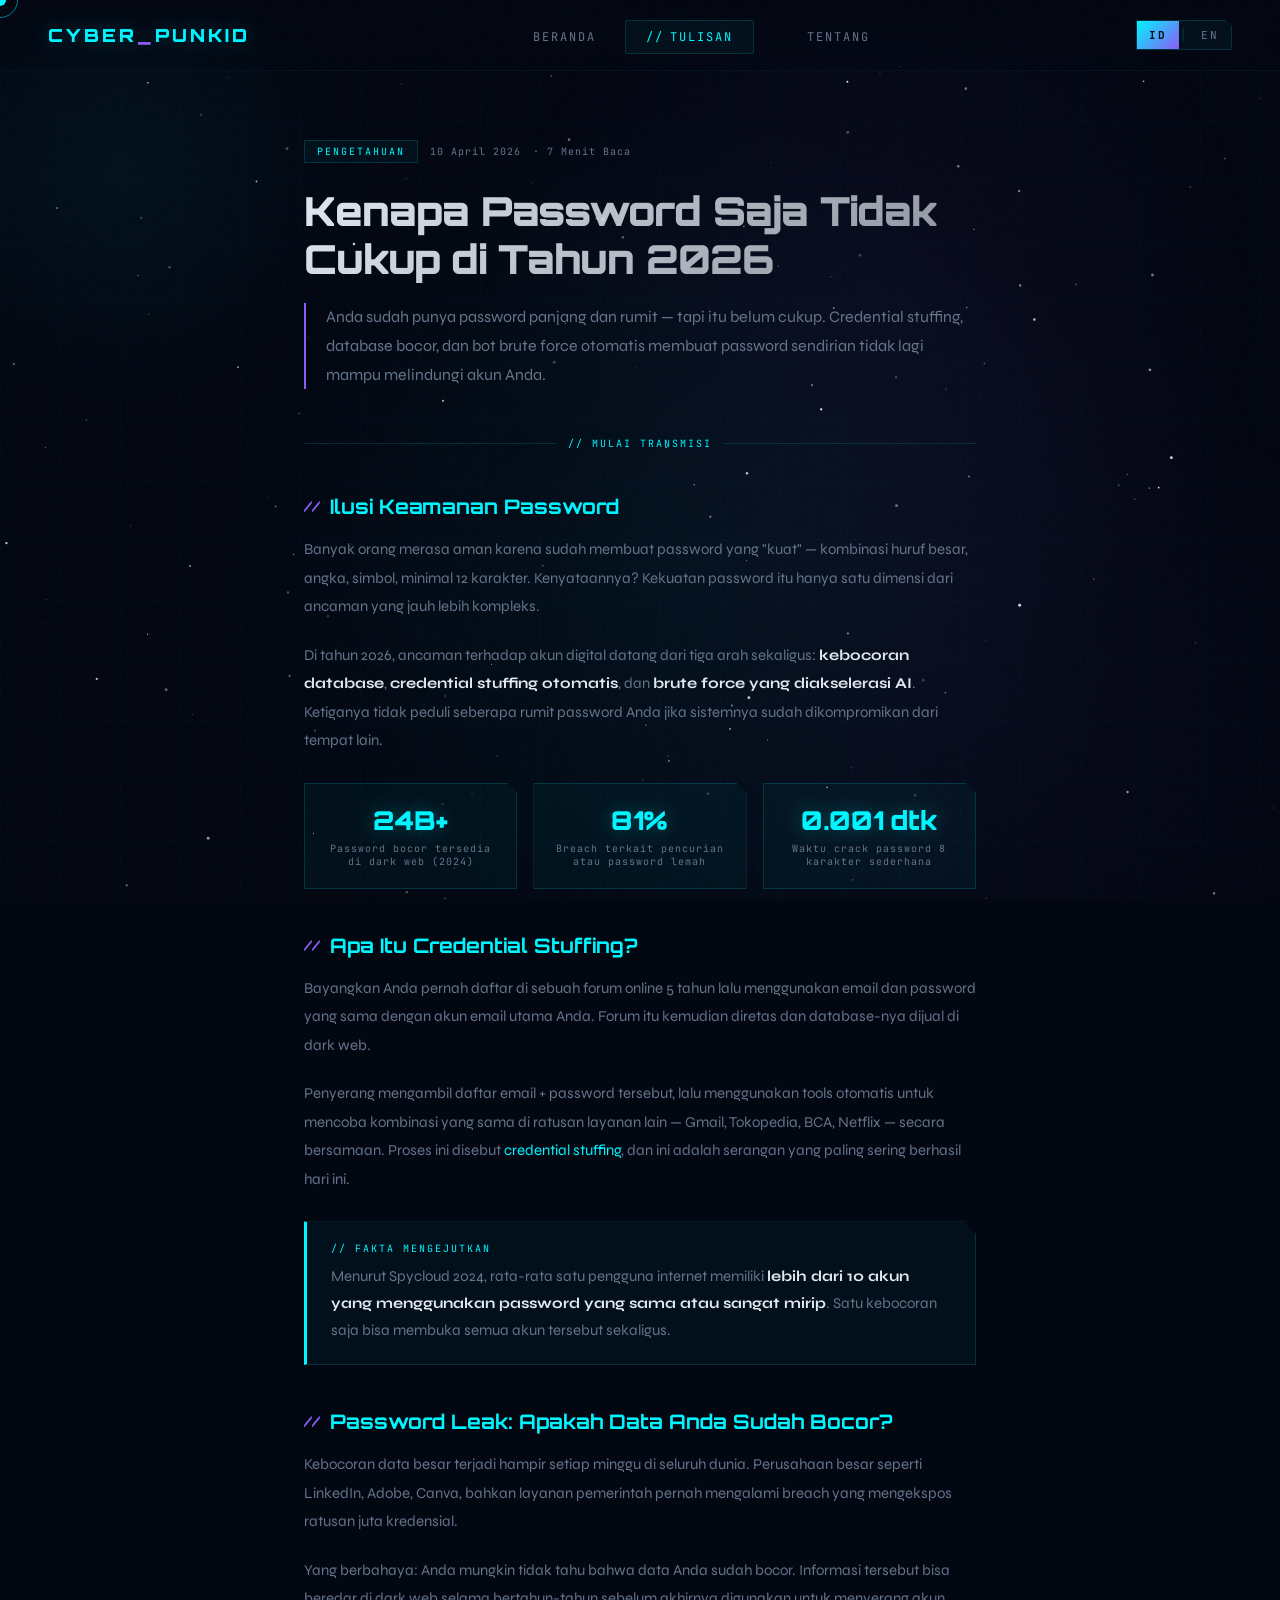
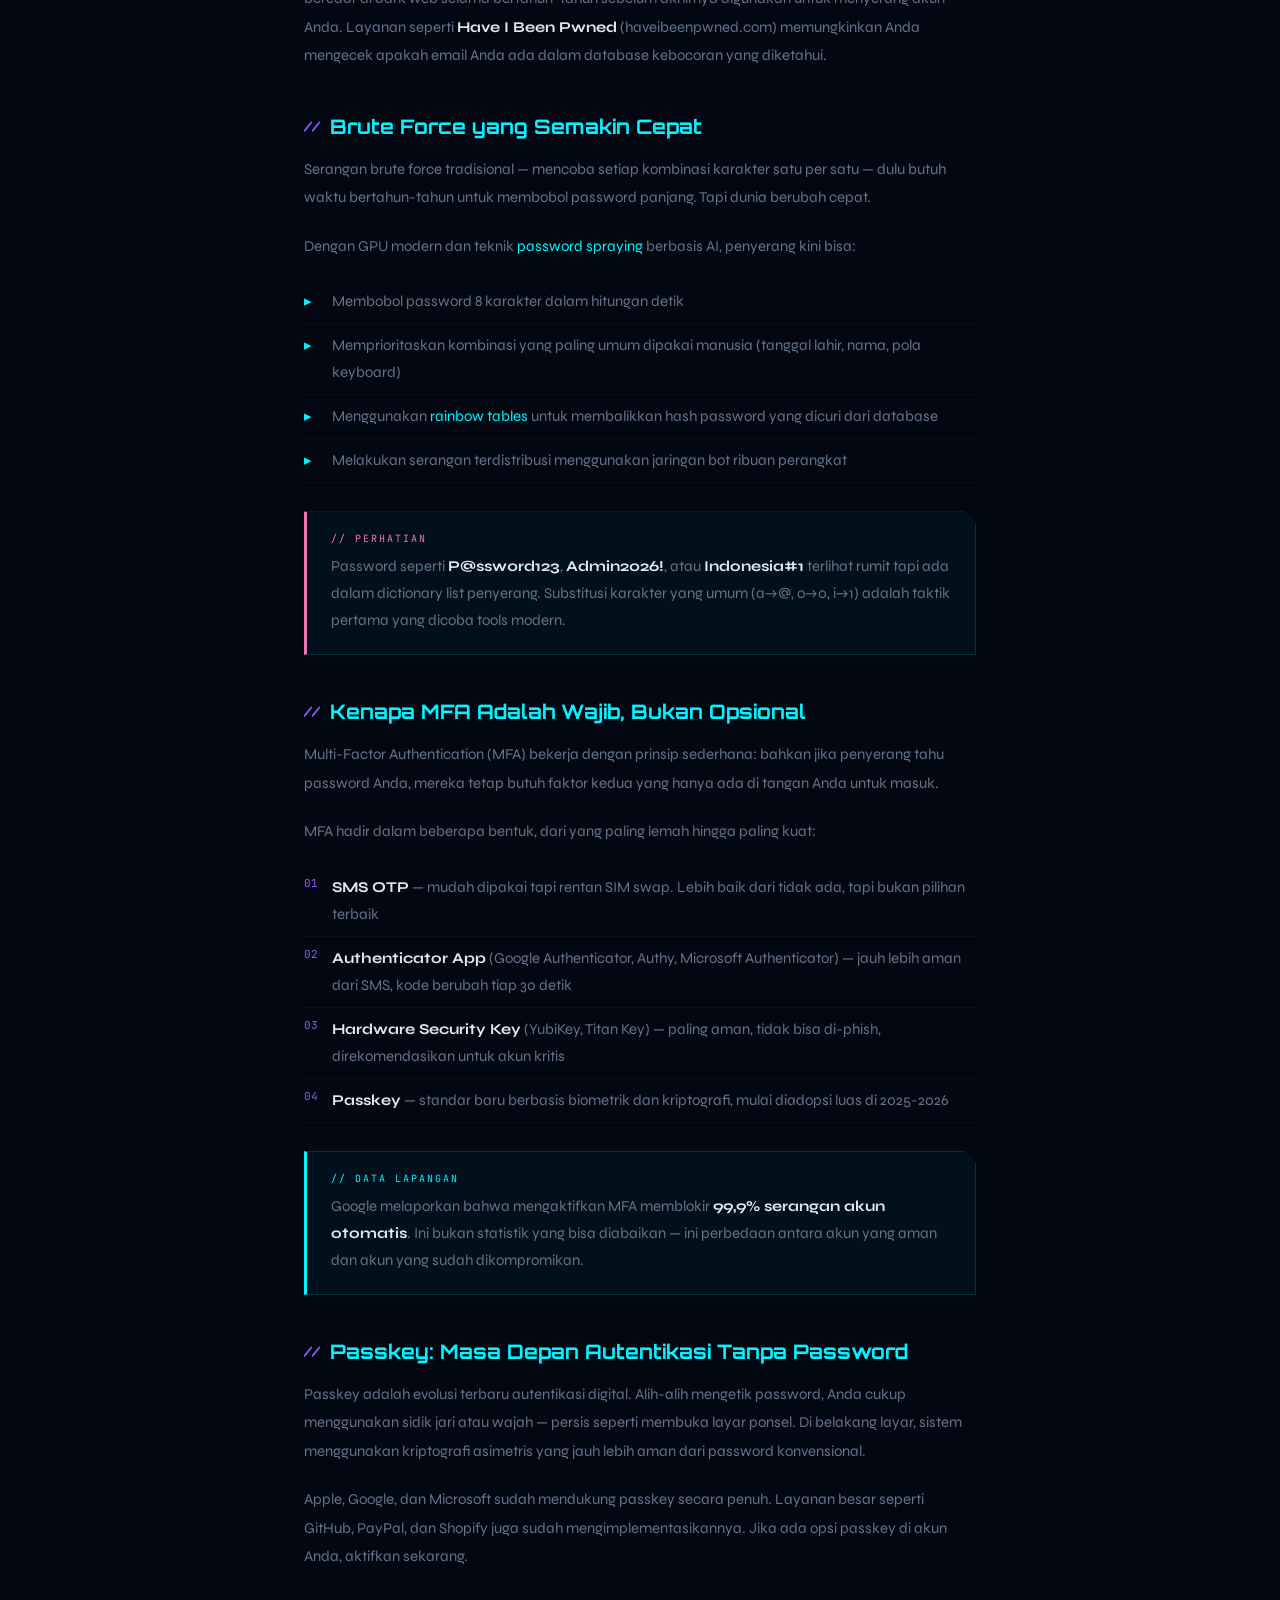
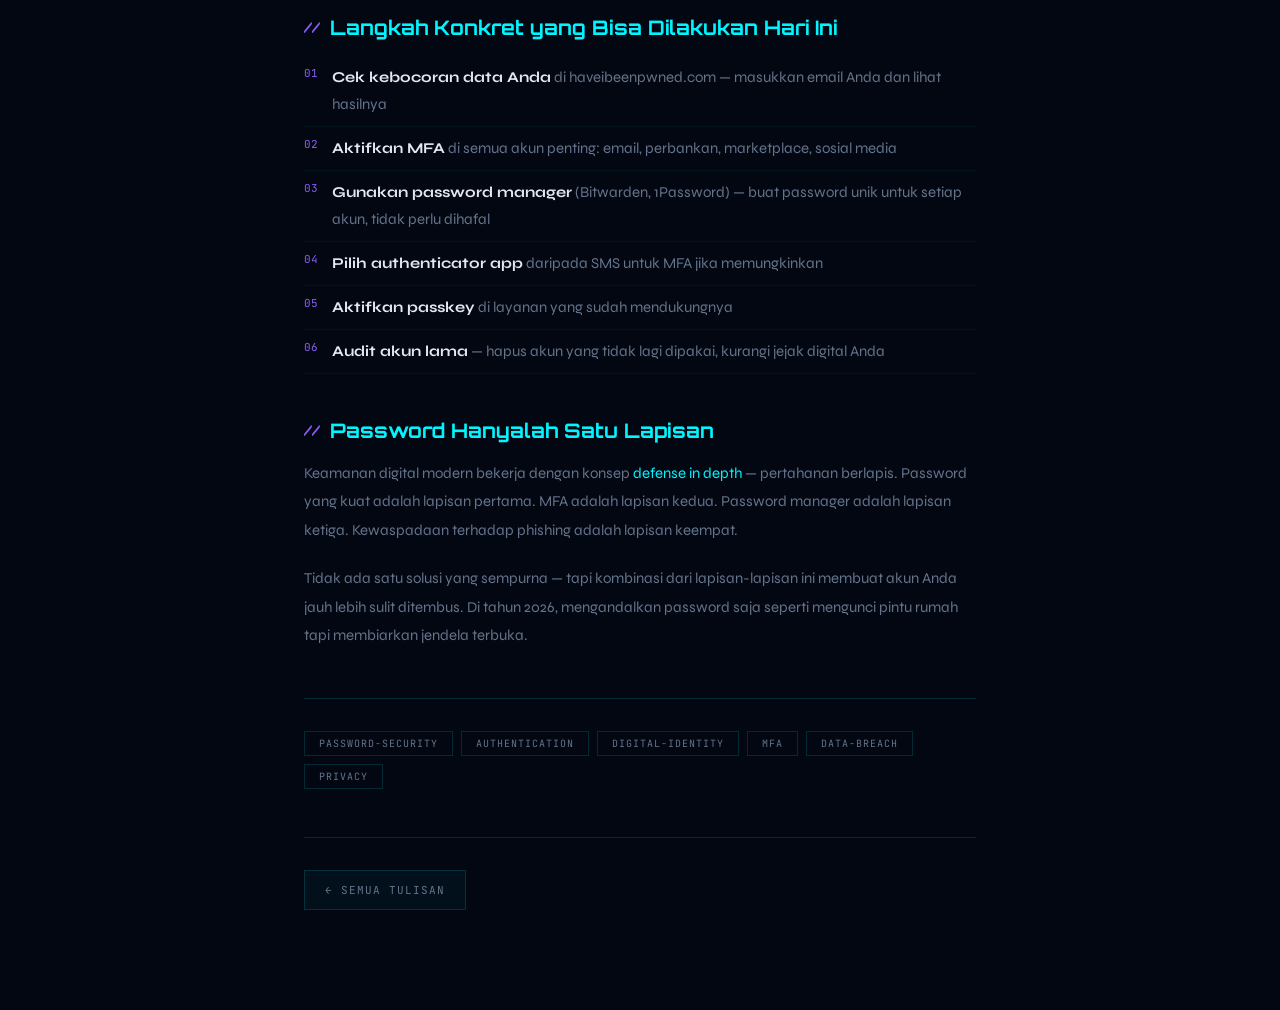
<file: articles/artikel-password-2026.html>
<!DOCTYPE html>
<html lang="id">
<head>
<meta charset="UTF-8">
<meta name="viewport" content="width=device-width, initial-scale=1.0">
<title>Kenapa Password Saja Tidak Cukup di Tahun 2026 — CyberpunkID</title>
<meta name="description" content="Credential stuffing, brute force otomatis, dan kebocoran data membuat password sendirian tidak lagi aman. Ini alasannya.">
<link rel="preconnect" href="https://fonts.googleapis.com">
<link href="https://fonts.googleapis.com/css2?family=Orbitron:wght@400;700;900&family=Syne:wght@400;600;800&family=JetBrains+Mono:wght@300;400&display=swap" rel="stylesheet">
<link rel="stylesheet" href="../assets/css/style.css">
<link rel="stylesheet" href="../assets/css/article.css">
</head>
<body>

<div class="cursor" id="cursor"></div>
<div class="cursor-ring" id="cursor-ring"></div>
<div class="reading-progress-bar" id="reading-progress"></div>
<canvas id="starfield"></canvas>
<div class="grid-overlay"></div>
<div class="scanline"></div>

<nav>
  <div class="nav-logo">
    <a href="../index.html" style="text-decoration:none;color:inherit" class="nav-logo-text">
      Cyber<span>_</span>PunkID
    </a>
  </div>
  <ul class="nav-links">
    <li><a href="../index.html"><span data-i18n="nav_home">Beranda</span></a></li>
    <li><a href="../works.html" class="active"><span data-i18n="nav_works">Tulisan</span></a></li>
    <li><a href="../about.html"><span data-i18n="nav_about">Tentang</span></a></li>
  </ul>
  <button class="lang-toggle" onclick="toggleLang()" aria-label="Ganti bahasa">
    <span data-lang="id" class="lang-active">ID</span>
    <span class="lang-sep">|</span>
    <span data-lang="en">EN</span>
  </button>
</nav>

<article>

  <div class="article-meta">
    <span class="article-category" id="art-cat">Pengetahuan</span>
    <span class="article-date" id="art-date">10 April 2026</span>
    <span class="article-read-time" id="art-time">· 7 Menit Baca</span>
  </div>

  <h1 class="article-title" id="art-title">
    Kenapa Password Saja Tidak Cukup di Tahun 2026
  </h1>

  <p class="article-lead" id="art-lead">
    Anda sudah punya password panjang dan rumit — tapi itu belum cukup. Credential stuffing, database bocor, dan bot brute force otomatis membuat password sendirian tidak lagi mampu melindungi akun Anda.
  </p>

  <div class="article-divider"><span id="art-divider">// MULAI TRANSMISI</span></div>

  <!-- ═══ ISI ARTIKEL — BAHASA INDONESIA ════════════════════ -->
  <div class="article-body" id="body-id">

    <h2>Ilusi Keamanan Password</h2>
    <p>Banyak orang merasa aman karena sudah membuat password yang "kuat" — kombinasi huruf besar, angka, simbol, minimal 12 karakter. Kenyataannya? Kekuatan password itu hanya satu dimensi dari ancaman yang jauh lebih kompleks.</p>
    <p>Di tahun 2026, ancaman terhadap akun digital datang dari tiga arah sekaligus: <strong>kebocoran database</strong>, <strong>credential stuffing otomatis</strong>, dan <strong>brute force yang diakselerasi AI</strong>. Ketiganya tidak peduli seberapa rumit password Anda jika sistemnya sudah dikompromikan dari tempat lain.</p>

    <div class="stat-grid">
      <div class="stat-box"><span class="stat-num">24B+</span><span class="stat-desc">Password bocor tersedia di dark web (2024)</span></div>
      <div class="stat-box"><span class="stat-num">81%</span><span class="stat-desc">Breach terkait pencurian atau password lemah</span></div>
      <div class="stat-box"><span class="stat-num">0.001 dtk</span><span class="stat-desc">Waktu crack password 8 karakter sederhana</span></div>
    </div>

    <h2>Apa Itu Credential Stuffing?</h2>
    <p>Bayangkan Anda pernah daftar di sebuah forum online 5 tahun lalu menggunakan email dan password yang sama dengan akun email utama Anda. Forum itu kemudian diretas dan database-nya dijual di dark web.</p>
    <p>Penyerang mengambil daftar email + password tersebut, lalu menggunakan tools otomatis untuk mencoba kombinasi yang sama di ratusan layanan lain — Gmail, Tokopedia, BCA, Netflix — secara bersamaan. Proses ini disebut <em>credential stuffing</em>, dan ini adalah serangan yang paling sering berhasil hari ini.</p>

    <div class="callout">
      <div class="callout-label">// Fakta Mengejutkan</div>
      <p>Menurut Spycloud 2024, rata-rata satu pengguna internet memiliki <strong>lebih dari 10 akun yang menggunakan password yang sama atau sangat mirip</strong>. Satu kebocoran saja bisa membuka semua akun tersebut sekaligus.</p>
    </div>

    <h2>Password Leak: Apakah Data Anda Sudah Bocor?</h2>
    <p>Kebocoran data besar terjadi hampir setiap minggu di seluruh dunia. Perusahaan besar seperti LinkedIn, Adobe, Canva, bahkan layanan pemerintah pernah mengalami breach yang mengekspos ratusan juta kredensial.</p>
    <p>Yang berbahaya: Anda mungkin tidak tahu bahwa data Anda sudah bocor. Informasi tersebut bisa beredar di dark web selama bertahun-tahun sebelum akhirnya digunakan untuk menyerang akun Anda. Layanan seperti <strong>Have I Been Pwned</strong> (haveibeenpwned.com) memungkinkan Anda mengecek apakah email Anda ada dalam database kebocoran yang diketahui.</p>

    <h2>Brute Force yang Semakin Cepat</h2>
    <p>Serangan brute force tradisional — mencoba setiap kombinasi karakter satu per satu — dulu butuh waktu bertahun-tahun untuk membobol password panjang. Tapi dunia berubah cepat.</p>
    <p>Dengan GPU modern dan teknik <em>password spraying</em> berbasis AI, penyerang kini bisa:</p>
    <ul>
      <li>Membobol password 8 karakter dalam hitungan detik</li>
      <li>Memprioritaskan kombinasi yang paling umum dipakai manusia (tanggal lahir, nama, pola keyboard)</li>
      <li>Menggunakan <em>rainbow tables</em> untuk membalikkan hash password yang dicuri dari database</li>
      <li>Melakukan serangan terdistribusi menggunakan jaringan bot ribuan perangkat</li>
    </ul>

    <div class="callout callout-warning">
      <div class="callout-label">// Perhatian</div>
      <p>Password seperti <strong>P@ssw0rd123</strong>, <strong>Admin2026!</strong>, atau <strong>Indonesia#1</strong> terlihat rumit tapi ada dalam dictionary list penyerang. Substitusi karakter yang umum (a→@, o→0, i→1) adalah taktik pertama yang dicoba tools modern.</p>
    </div>

    <h2>Kenapa MFA Adalah Wajib, Bukan Opsional</h2>
    <p>Multi-Factor Authentication (MFA) bekerja dengan prinsip sederhana: bahkan jika penyerang tahu password Anda, mereka tetap butuh faktor kedua yang hanya ada di tangan Anda untuk masuk.</p>
    <p>MFA hadir dalam beberapa bentuk, dari yang paling lemah hingga paling kuat:</p>

    <ol>
      <li><strong>SMS OTP</strong> — mudah dipakai tapi rentan SIM swap. Lebih baik dari tidak ada, tapi bukan pilihan terbaik</li>
      <li><strong>Authenticator App</strong> (Google Authenticator, Authy, Microsoft Authenticator) — jauh lebih aman dari SMS, kode berubah tiap 30 detik</li>
      <li><strong>Hardware Security Key</strong> (YubiKey, Titan Key) — paling aman, tidak bisa di-phish, direkomendasikan untuk akun kritis</li>
      <li><strong>Passkey</strong> — standar baru berbasis biometrik dan kriptografi, mulai diadopsi luas di 2025-2026</li>
    </ol>

    <div class="callout">
      <div class="callout-label">// Data Lapangan</div>
      <p>Google melaporkan bahwa mengaktifkan MFA memblokir <strong>99,9% serangan akun otomatis</strong>. Ini bukan statistik yang bisa diabaikan — ini perbedaan antara akun yang aman dan akun yang sudah dikompromikan.</p>
    </div>

    <h2>Passkey: Masa Depan Autentikasi Tanpa Password</h2>
    <p>Passkey adalah evolusi terbaru autentikasi digital. Alih-alih mengetik password, Anda cukup menggunakan sidik jari atau wajah — persis seperti membuka layar ponsel. Di belakang layar, sistem menggunakan kriptografi asimetris yang jauh lebih aman dari password konvensional.</p>
    <p>Apple, Google, dan Microsoft sudah mendukung passkey secara penuh. Layanan besar seperti GitHub, PayPal, dan Shopify juga sudah mengimplementasikannya. Jika ada opsi passkey di akun Anda, aktifkan sekarang.</p>

    <h2>Langkah Konkret yang Bisa Dilakukan Hari Ini</h2>
    <ol>
      <li><strong>Cek kebocoran data Anda</strong> di haveibeenpwned.com — masukkan email Anda dan lihat hasilnya</li>
      <li><strong>Aktifkan MFA</strong> di semua akun penting: email, perbankan, marketplace, sosial media</li>
      <li><strong>Gunakan password manager</strong> (Bitwarden, 1Password) — buat password unik untuk setiap akun, tidak perlu dihafal</li>
      <li><strong>Pilih authenticator app</strong> daripada SMS untuk MFA jika memungkinkan</li>
      <li><strong>Aktifkan passkey</strong> di layanan yang sudah mendukungnya</li>
      <li><strong>Audit akun lama</strong> — hapus akun yang tidak lagi dipakai, kurangi jejak digital Anda</li>
    </ol>

    <h2>Password Hanyalah Satu Lapisan</h2>
    <p>Keamanan digital modern bekerja dengan konsep <em>defense in depth</em> — pertahanan berlapis. Password yang kuat adalah lapisan pertama. MFA adalah lapisan kedua. Password manager adalah lapisan ketiga. Kewaspadaan terhadap phishing adalah lapisan keempat.</p>
    <p>Tidak ada satu solusi yang sempurna — tapi kombinasi dari lapisan-lapisan ini membuat akun Anda jauh lebih sulit ditembus. Di tahun 2026, mengandalkan password saja seperti mengunci pintu rumah tapi membiarkan jendela terbuka.</p>

  </div>

  <!-- ═══ ISI ARTIKEL — ENGLISH ══════════════════════════════ -->
  <div class="article-body" id="body-en" style="display:none">

    <h2>The Illusion of Password Security</h2>
    <p>Many people feel secure because they've created a "strong" password — a combination of uppercase letters, numbers, symbols, at least 12 characters. The reality? Password strength is only one dimension of a far more complex threat landscape.</p>
    <p>In 2026, threats to digital accounts come from three directions simultaneously: <strong>database breaches</strong>, <strong>automated credential stuffing</strong>, and <strong>AI-accelerated brute force</strong>. None of them care how complex your password is if the system has already been compromised elsewhere.</p>

    <div class="stat-grid">
      <div class="stat-box"><span class="stat-num">24B+</span><span class="stat-desc">Leaked passwords available on the dark web (2024)</span></div>
      <div class="stat-box"><span class="stat-num">81%</span><span class="stat-desc">Breaches related to stolen or weak passwords</span></div>
      <div class="stat-box"><span class="stat-num">0.001 sec</span><span class="stat-desc">Time to crack a simple 8-character password</span></div>
    </div>

    <h2>What Is Credential Stuffing?</h2>
    <p>Imagine you registered on an online forum 5 years ago using the same email and password as your main email account. That forum was then hacked and its database sold on the dark web.</p>
    <p>Attackers take that list of emails + passwords and use automated tools to try the same combinations across hundreds of other services — Gmail, banking apps, Netflix — simultaneously. This process is called <em>credential stuffing</em>, and it's the most commonly successful attack today.</p>

    <div class="callout">
      <div class="callout-label">// Surprising Fact</div>
      <p>According to Spycloud 2024, the average internet user has <strong>more than 10 accounts using the same or very similar passwords</strong>. A single breach can open all those accounts at once.</p>
    </div>

    <h2>Password Leaks: Has Your Data Already Been Exposed?</h2>
    <p>Major data breaches happen almost every week around the world. Large companies like LinkedIn, Adobe, Canva, and even government services have experienced breaches that exposed hundreds of millions of credentials.</p>
    <p>The danger: you may not know your data has been leaked. That information can circulate on the dark web for years before eventually being used to attack your accounts. Services like <strong>Have I Been Pwned</strong> (haveibeenpwned.com) let you check whether your email appears in known breach databases.</p>

    <h2>Brute Force Is Getting Faster</h2>
    <p>Traditional brute force attacks — trying every character combination one by one — once took years to crack long passwords. But the world changes fast.</p>
    <p>With modern GPUs and AI-based <em>password spraying</em> techniques, attackers can now:</p>
    <ul>
      <li>Crack an 8-character password in seconds</li>
      <li>Prioritize combinations most commonly used by humans (birthdates, names, keyboard patterns)</li>
      <li>Use <em>rainbow tables</em> to reverse password hashes stolen from databases</li>
      <li>Launch distributed attacks using botnet networks of thousands of devices</li>
    </ul>

    <div class="callout callout-warning">
      <div class="callout-label">// Warning</div>
      <p>Passwords like <strong>P@ssw0rd123</strong>, <strong>Admin2026!</strong>, or <strong>Secure#1</strong> look complex but exist in attackers' dictionary lists. Common character substitutions (a→@, o→0, i→1) are the first tactic modern tools try.</p>
    </div>

    <h2>Why MFA Is Mandatory, Not Optional</h2>
    <p>Multi-Factor Authentication (MFA) works on a simple principle: even if an attacker knows your password, they still need a second factor — one only you possess — to get in.</p>
    <p>MFA comes in several forms, from weakest to strongest:</p>
    <ol>
      <li><strong>SMS OTP</strong> — easy to use but vulnerable to SIM swapping. Better than nothing, but not the best choice</li>
      <li><strong>Authenticator App</strong> (Google Authenticator, Authy, Microsoft Authenticator) — far safer than SMS, codes change every 30 seconds</li>
      <li><strong>Hardware Security Key</strong> (YubiKey, Titan Key) — the most secure, phish-proof, recommended for critical accounts</li>
      <li><strong>Passkey</strong> — a new biometric and cryptography-based standard, increasingly adopted in 2025–2026</li>
    </ol>

    <div class="callout">
      <div class="callout-label">// Field Data</div>
      <p>Google reports that enabling MFA blocks <strong>99.9% of automated account attacks</strong>. This isn't a statistic to ignore — it's the difference between a secure account and a compromised one.</p>
    </div>

    <h2>Passkeys: The Future of Passwordless Authentication</h2>
    <p>Passkeys are the latest evolution in digital authentication. Instead of typing a password, you simply use your fingerprint or face — just like unlocking your phone screen. Behind the scenes, the system uses asymmetric cryptography that is far more secure than conventional passwords.</p>
    <p>Apple, Google, and Microsoft already fully support passkeys. Major services like GitHub, PayPal, and Shopify have also implemented them. If there's a passkey option on your account, activate it now.</p>

    <h2>Concrete Steps You Can Take Today</h2>
    <ol>
      <li><strong>Check your data breaches</strong> at haveibeenpwned.com — enter your email and review the results</li>
      <li><strong>Enable MFA</strong> on all important accounts: email, banking, marketplaces, social media</li>
      <li><strong>Use a password manager</strong> (Bitwarden, 1Password) — create unique passwords for every account without needing to memorize them</li>
      <li><strong>Choose an authenticator app</strong> over SMS for MFA whenever possible</li>
      <li><strong>Enable passkeys</strong> on services that already support them</li>
      <li><strong>Audit old accounts</strong> — delete accounts you no longer use, reduce your digital footprint</li>
    </ol>

    <h2>Password Is Just One Layer</h2>
    <p>Modern digital security operates on the concept of <em>defense in depth</em> — layered protection. A strong password is the first layer. MFA is the second. A password manager is the third. Vigilance against phishing is the fourth.</p>
    <p>No single solution is perfect — but combining these layers makes your account far harder to breach. In 2026, relying on a password alone is like locking your front door while leaving the windows wide open.</p>

  </div>

  <div class="article-tags">
    <span class="article-tag">password-security</span>
    <span class="article-tag">authentication</span>
    <span class="article-tag">digital-identity</span>
    <span class="article-tag">mfa</span>
    <span class="article-tag">data-breach</span>
    <span class="article-tag">privacy</span>
  </div>

  <div class="article-nav">
    <a href="../works.html" id="nav-back">← Semua Tulisan</a>
  </div>

</article>

<script src="../assets/js/content.js"></script>
<script src="../assets/js/main.js"></script>
<script>
const _base = applyLang;
applyLang = function(lang) {
  _base(lang);
  const isID = lang === 'id';
  document.getElementById('body-id').style.display = isID ? '' : 'none';
  document.getElementById('body-en').style.display = isID ? 'none' : '';
  document.getElementById('art-cat').textContent  = isID ? 'Pengetahuan' : 'Knowledge';
  document.getElementById('art-date').textContent = isID ? '10 April 2026' : 'April 10, 2026';
  document.getElementById('art-time').textContent = isID ? '· 7 Menit Baca' : '· 7 Min Read';
  document.getElementById('art-title').textContent = isID
    ? 'Kenapa Password Saja Tidak Cukup di Tahun 2026'
    : 'Why Passwords Alone Are Not Enough in 2026';
  document.getElementById('art-lead').textContent = isID
    ? 'Anda sudah punya password panjang dan rumit — tapi itu belum cukup. Credential stuffing, database bocor, dan bot brute force otomatis membuat password sendirian tidak lagi mampu melindungi akun Anda.'
    : 'You already have a long, complex password — but that\'s not enough. Credential stuffing, database leaks, and automated brute force bots mean passwords alone can no longer protect your accounts.';
  document.getElementById('art-divider').textContent = isID ? '// MULAI TRANSMISI' : '// BEGIN TRANSMISSION';
  document.getElementById('nav-back').textContent    = isID ? '← Semua Tulisan' : '← All Articles';
  document.title = isID
    ? 'Kenapa Password Saja Tidak Cukup di Tahun 2026 — CyberpunkID'
    : 'Why Passwords Alone Are Not Enough in 2026 — CyberpunkID';
};
</script>
</body>
</html>
</file>
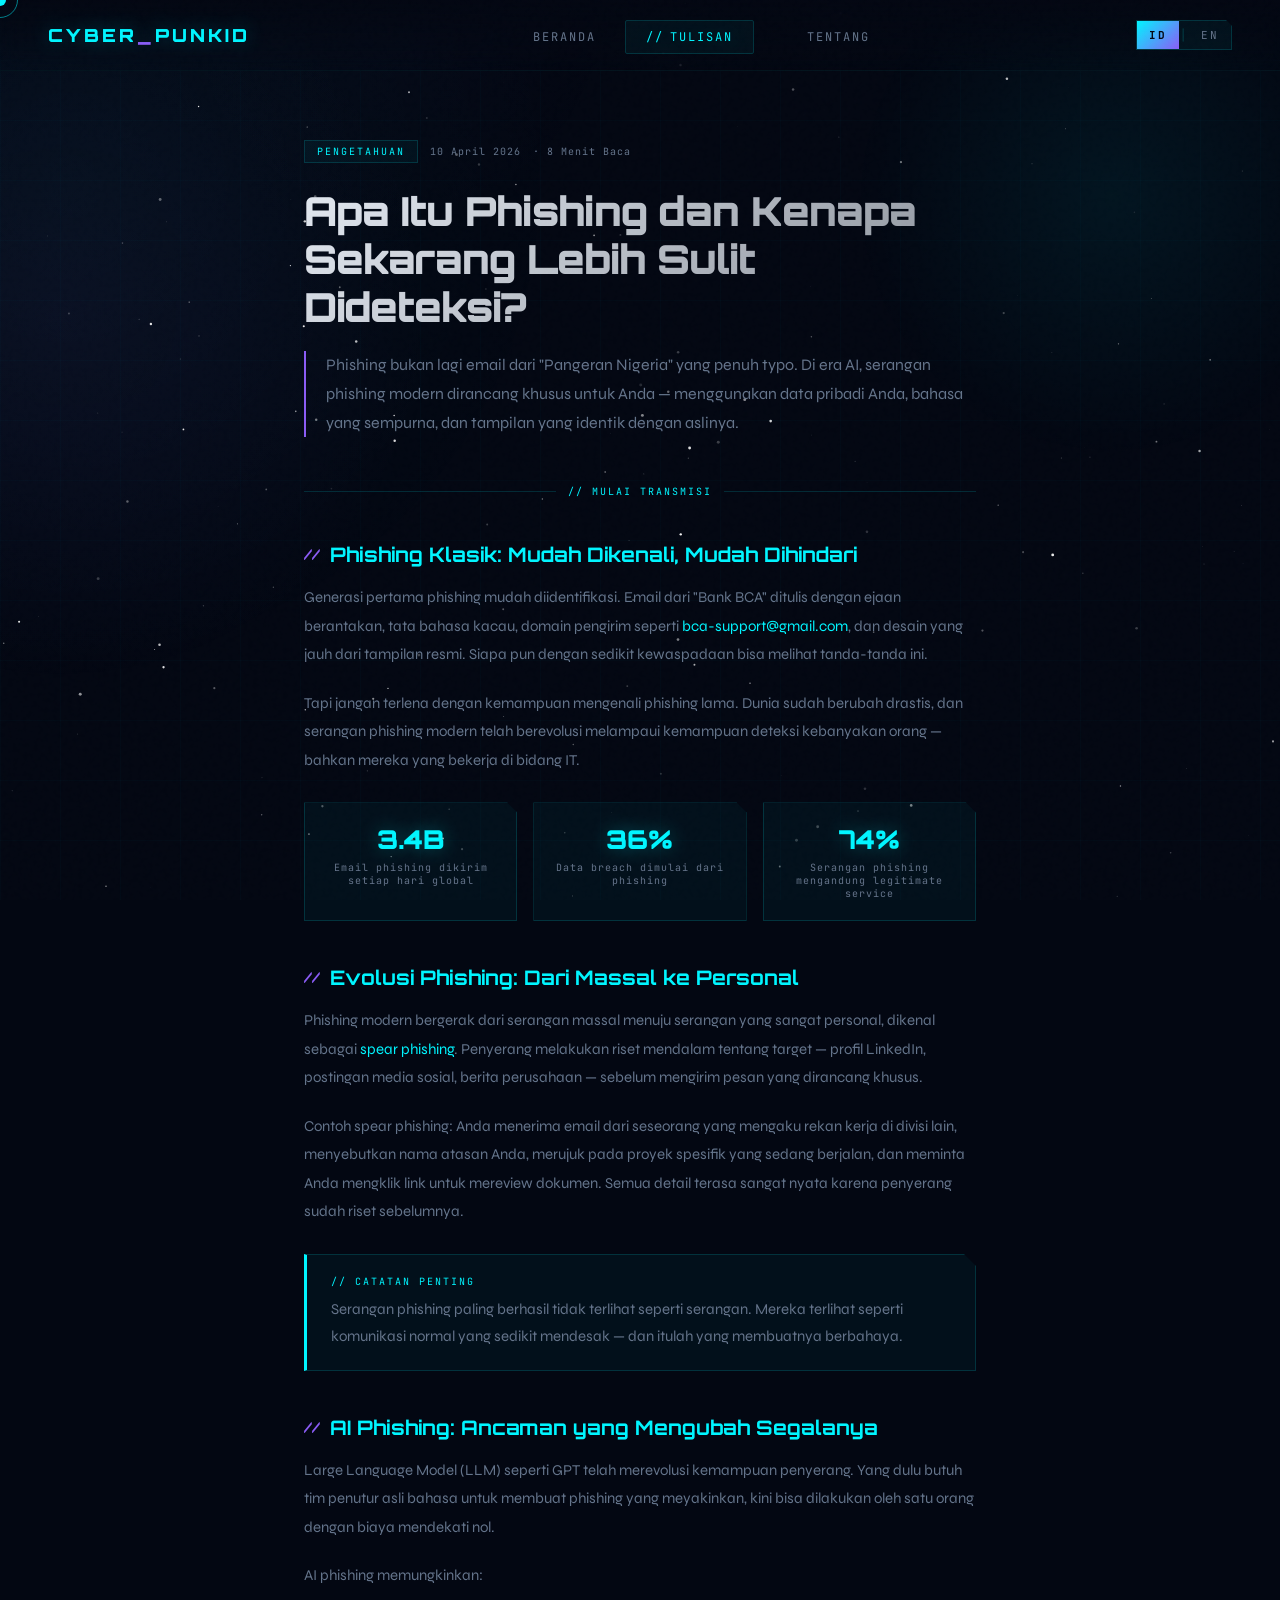
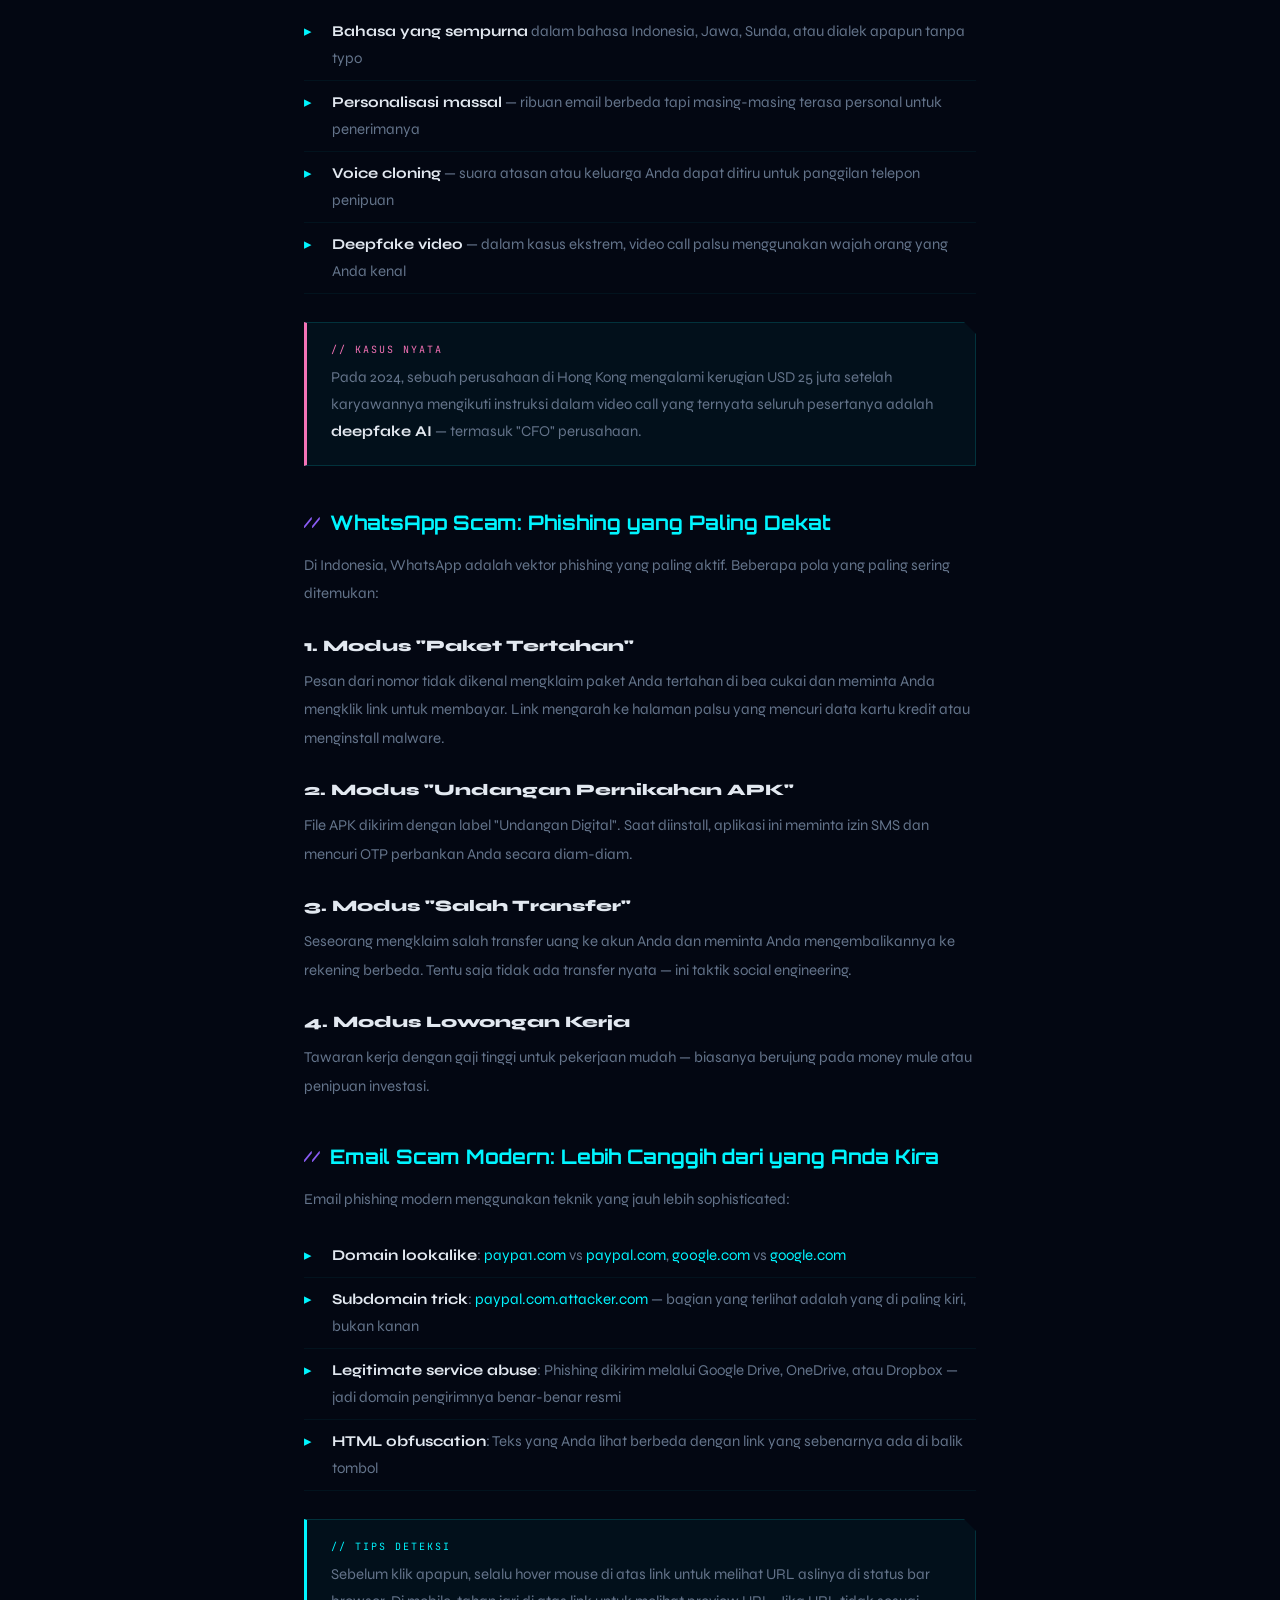
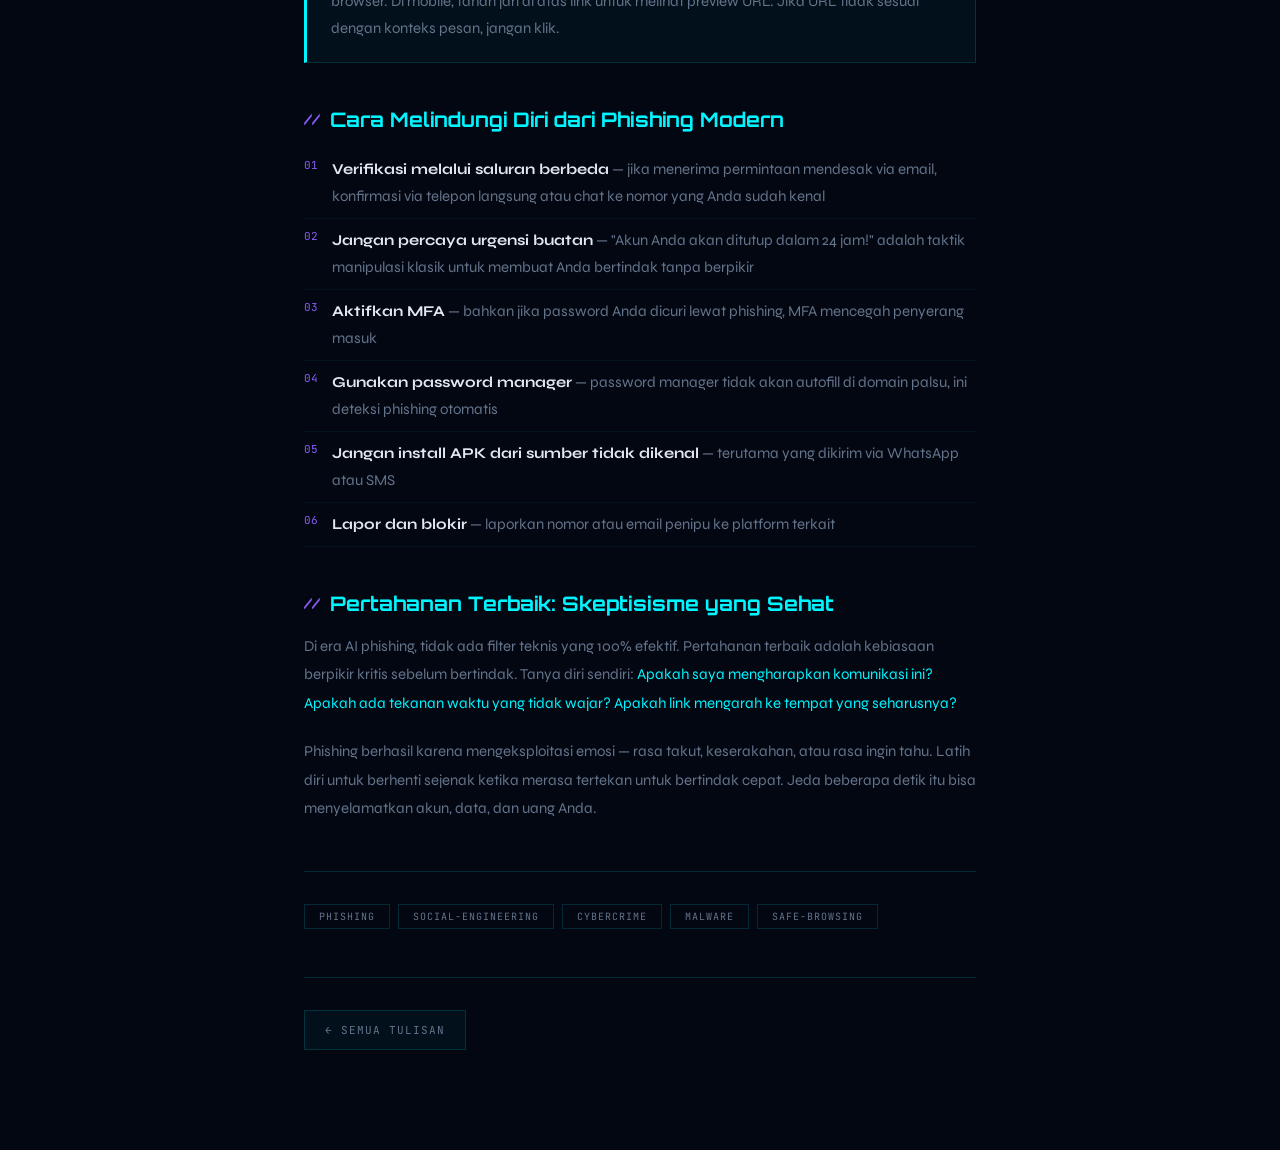
<file: articles/artikel-phishing-modern.html>
<!DOCTYPE html>
<html lang="id">
<head>
<meta charset="UTF-8">
<meta name="viewport" content="width=device-width, initial-scale=1.0">
<title>Apa Itu Phishing dan Kenapa Sekarang Lebih Sulit Dideteksi? — CyberpunkID</title>
<meta name="description" content="Phishing bukan lagi email Nigeria yang kacau. Serangan AI phishing modern hampir mustahil dibedakan dari komunikasi resmi.">
<link rel="preconnect" href="https://fonts.googleapis.com">
<link href="https://fonts.googleapis.com/css2?family=Orbitron:wght@400;700;900&family=Syne:wght@400;600;800&family=JetBrains+Mono:wght@300;400&display=swap" rel="stylesheet">
<link rel="stylesheet" href="../assets/css/style.css">
<link rel="stylesheet" href="../assets/css/article.css">
</head>
<body>

<div class="cursor" id="cursor"></div>
<div class="cursor-ring" id="cursor-ring"></div>
<div class="reading-progress-bar" id="reading-progress"></div>
<canvas id="starfield"></canvas>
<div class="grid-overlay"></div>
<div class="scanline"></div>

<nav>
  <div class="nav-logo">
    <a href="../index.html" style="text-decoration:none;color:inherit" class="nav-logo-text">
      Cyber<span>_</span>PunkID
    </a>
  </div>
  <ul class="nav-links">
    <li><a href="../index.html"><span data-i18n="nav_home">Beranda</span></a></li>
    <li><a href="../works.html" class="active"><span data-i18n="nav_works">Tulisan</span></a></li>
    <li><a href="../about.html"><span data-i18n="nav_about">Tentang</span></a></li>
  </ul>
  <button class="lang-toggle" onclick="toggleLang()" aria-label="Ganti bahasa">
    <span data-lang="id" class="lang-active">ID</span>
    <span class="lang-sep">|</span>
    <span data-lang="en">EN</span>
  </button>
</nav>

<article>

  <div class="article-meta">
    <span class="article-category" id="art-cat">Pengetahuan</span>
    <span class="article-date" id="art-date">10 April 2026</span>
    <span class="article-read-time" id="art-time">· 8 Menit Baca</span>
  </div>

  <h1 class="article-title" id="art-title">
    Apa Itu Phishing dan Kenapa Sekarang Lebih Sulit Dideteksi?
  </h1>

  <p class="article-lead" id="art-lead">
    Phishing bukan lagi email dari "Pangeran Nigeria" yang penuh typo. Di era AI, serangan phishing modern dirancang khusus untuk Anda — menggunakan data pribadi Anda, bahasa yang sempurna, dan tampilan yang identik dengan aslinya.
  </p>

  <div class="article-divider"><span id="art-divider">// MULAI TRANSMISI</span></div>

  <div class="article-body" id="body-id">

    <h2>Phishing Klasik: Mudah Dikenali, Mudah Dihindari</h2>
    <p>Generasi pertama phishing mudah diidentifikasi. Email dari "Bank BCA" ditulis dengan ejaan berantakan, tata bahasa kacau, domain pengirim seperti <em>bca-support@gmail.com</em>, dan desain yang jauh dari tampilan resmi. Siapa pun dengan sedikit kewaspadaan bisa melihat tanda-tanda ini.</p>
    <p>Tapi jangan terlena dengan kemampuan mengenali phishing lama. Dunia sudah berubah drastis, dan serangan phishing modern telah berevolusi melampaui kemampuan deteksi kebanyakan orang — bahkan mereka yang bekerja di bidang IT.</p>

    <div class="stat-grid">
      <div class="stat-box"><span class="stat-num">3.4B</span><span class="stat-desc">Email phishing dikirim setiap hari global</span></div>
      <div class="stat-box"><span class="stat-num">36%</span><span class="stat-desc">Data breach dimulai dari phishing</span></div>
      <div class="stat-box"><span class="stat-num">74%</span><span class="stat-desc">Serangan phishing mengandung legitimate service</span></div>
    </div>

    <h2>Evolusi Phishing: Dari Massal ke Personal</h2>
    <p>Phishing modern bergerak dari serangan massal menuju serangan yang sangat personal, dikenal sebagai <em>spear phishing</em>. Penyerang melakukan riset mendalam tentang target — profil LinkedIn, postingan media sosial, berita perusahaan — sebelum mengirim pesan yang dirancang khusus.</p>
    <p>Contoh spear phishing: Anda menerima email dari seseorang yang mengaku rekan kerja di divisi lain, menyebutkan nama atasan Anda, merujuk pada proyek spesifik yang sedang berjalan, dan meminta Anda mengklik link untuk mereview dokumen. Semua detail terasa sangat nyata karena penyerang sudah riset sebelumnya.</p>

    <div class="callout">
      <div class="callout-label">// Catatan Penting</div>
      <p>Serangan phishing paling berhasil tidak terlihat seperti serangan. Mereka terlihat seperti komunikasi normal yang sedikit mendesak — dan itulah yang membuatnya berbahaya.</p>
    </div>

    <h2>AI Phishing: Ancaman yang Mengubah Segalanya</h2>
    <p>Large Language Model (LLM) seperti GPT telah merevolusi kemampuan penyerang. Yang dulu butuh tim penutur asli bahasa untuk membuat phishing yang meyakinkan, kini bisa dilakukan oleh satu orang dengan biaya mendekati nol.</p>
    <p>AI phishing memungkinkan:</p>
    <ul>
      <li><strong>Bahasa yang sempurna</strong> dalam bahasa Indonesia, Jawa, Sunda, atau dialek apapun tanpa typo</li>
      <li><strong>Personalisasi massal</strong> — ribuan email berbeda tapi masing-masing terasa personal untuk penerimanya</li>
      <li><strong>Voice cloning</strong> — suara atasan atau keluarga Anda dapat ditiru untuk panggilan telepon penipuan</li>
      <li><strong>Deepfake video</strong> — dalam kasus ekstrem, video call palsu menggunakan wajah orang yang Anda kenal</li>
    </ul>

    <div class="callout callout-warning">
      <div class="callout-label">// Kasus Nyata</div>
      <p>Pada 2024, sebuah perusahaan di Hong Kong mengalami kerugian USD 25 juta setelah karyawannya mengikuti instruksi dalam video call yang ternyata seluruh pesertanya adalah <strong>deepfake AI</strong> — termasuk "CFO" perusahaan.</p>
    </div>

    <h2>WhatsApp Scam: Phishing yang Paling Dekat</h2>
    <p>Di Indonesia, WhatsApp adalah vektor phishing yang paling aktif. Beberapa pola yang paling sering ditemukan:</p>

    <h3>1. Modus "Paket Tertahan"</h3>
    <p>Pesan dari nomor tidak dikenal mengklaim paket Anda tertahan di bea cukai dan meminta Anda mengklik link untuk membayar. Link mengarah ke halaman palsu yang mencuri data kartu kredit atau menginstall malware.</p>

    <h3>2. Modus "Undangan Pernikahan APK"</h3>
    <p>File APK dikirim dengan label "Undangan Digital". Saat diinstall, aplikasi ini meminta izin SMS dan mencuri OTP perbankan Anda secara diam-diam.</p>

    <h3>3. Modus "Salah Transfer"</h3>
    <p>Seseorang mengklaim salah transfer uang ke akun Anda dan meminta Anda mengembalikannya ke rekening berbeda. Tentu saja tidak ada transfer nyata — ini taktik social engineering.</p>

    <h3>4. Modus Lowongan Kerja</h3>
    <p>Tawaran kerja dengan gaji tinggi untuk pekerjaan mudah — biasanya berujung pada money mule atau penipuan investasi.</p>

    <h2>Email Scam Modern: Lebih Canggih dari yang Anda Kira</h2>
    <p>Email phishing modern menggunakan teknik yang jauh lebih sophisticated:</p>
    <ul>
      <li><strong>Domain lookalike</strong>: <em>paypa1.com</em> vs <em>paypal.com</em>, <em>g00gle.com</em> vs <em>google.com</em></li>
      <li><strong>Subdomain trick</strong>: <em>paypal.com.attacker.com</em> — bagian yang terlihat adalah yang di paling kiri, bukan kanan</li>
      <li><strong>Legitimate service abuse</strong>: Phishing dikirim melalui Google Drive, OneDrive, atau Dropbox — jadi domain pengirimnya benar-benar resmi</li>
      <li><strong>HTML obfuscation</strong>: Teks yang Anda lihat berbeda dengan link yang sebenarnya ada di balik tombol</li>
    </ul>

    <div class="callout">
      <div class="callout-label">// Tips Deteksi</div>
      <p>Sebelum klik apapun, selalu hover mouse di atas link untuk melihat URL aslinya di status bar browser. Di mobile, tahan jari di atas link untuk melihat preview URL. Jika URL tidak sesuai dengan konteks pesan, jangan klik.</p>
    </div>

    <h2>Cara Melindungi Diri dari Phishing Modern</h2>
    <ol>
      <li><strong>Verifikasi melalui saluran berbeda</strong> — jika menerima permintaan mendesak via email, konfirmasi via telepon langsung atau chat ke nomor yang Anda sudah kenal</li>
      <li><strong>Jangan percaya urgensi buatan</strong> — "Akun Anda akan ditutup dalam 24 jam!" adalah taktik manipulasi klasik untuk membuat Anda bertindak tanpa berpikir</li>
      <li><strong>Aktifkan MFA</strong> — bahkan jika password Anda dicuri lewat phishing, MFA mencegah penyerang masuk</li>
      <li><strong>Gunakan password manager</strong> — password manager tidak akan autofill di domain palsu, ini deteksi phishing otomatis</li>
      <li><strong>Jangan install APK dari sumber tidak dikenal</strong> — terutama yang dikirim via WhatsApp atau SMS</li>
      <li><strong>Lapor dan blokir</strong> — laporkan nomor atau email penipu ke platform terkait</li>
    </ol>

    <h2>Pertahanan Terbaik: Skeptisisme yang Sehat</h2>
    <p>Di era AI phishing, tidak ada filter teknis yang 100% efektif. Pertahanan terbaik adalah kebiasaan berpikir kritis sebelum bertindak. Tanya diri sendiri: <em>Apakah saya mengharapkan komunikasi ini? Apakah ada tekanan waktu yang tidak wajar? Apakah link mengarah ke tempat yang seharusnya?</em></p>
    <p>Phishing berhasil karena mengeksploitasi emosi — rasa takut, keserakahan, atau rasa ingin tahu. Latih diri untuk berhenti sejenak ketika merasa tertekan untuk bertindak cepat. Jeda beberapa detik itu bisa menyelamatkan akun, data, dan uang Anda.</p>

  </div>

  <div class="article-body" id="body-en" style="display:none">

    <h2>Classic Phishing: Easy to Spot, Easy to Avoid</h2>
    <p>The first generation of phishing was easy to identify. Emails from "your bank" were riddled with spelling errors, broken grammar, sender domains like <em>bank-support@gmail.com</em>, and designs far from the official look. Anyone with a little vigilance could spot these signs.</p>
    <p>But don't be complacent about your ability to recognize old phishing. The world has changed drastically, and modern phishing attacks have evolved beyond the detection capabilities of most people — even those who work in IT.</p>

    <div class="stat-grid">
      <div class="stat-box"><span class="stat-num">3.4B</span><span class="stat-desc">Phishing emails sent globally every day</span></div>
      <div class="stat-box"><span class="stat-num">36%</span><span class="stat-desc">Data breaches start with phishing</span></div>
      <div class="stat-box"><span class="stat-num">74%</span><span class="stat-desc">Phishing attacks use legitimate services</span></div>
    </div>

    <h2>The Evolution of Phishing: From Mass to Personal</h2>
    <p>Modern phishing has shifted from mass attacks to highly personal ones, known as <em>spear phishing</em>. Attackers conduct deep research on their targets — LinkedIn profiles, social media posts, company news — before sending carefully crafted messages.</p>
    <p>A spear phishing example: you receive an email from someone claiming to be a colleague in another department, mentioning your manager's name, referencing a specific ongoing project, and asking you to click a link to review a document. All the details feel very real because the attacker did their homework.</p>

    <div class="callout">
      <div class="callout-label">// Key Note</div>
      <p>The most successful phishing attacks don't look like attacks. They look like normal communications with a slight sense of urgency — and that's exactly what makes them dangerous.</p>
    </div>

    <h2>AI Phishing: The Threat That Changes Everything</h2>
    <p>Large Language Models (LLMs) like GPT have revolutionized attackers' capabilities. What once required a team of native language writers to create convincing phishing can now be done by a single person at near-zero cost.</p>
    <p>AI phishing enables:</p>
    <ul>
      <li><strong>Perfect language</strong> in any language or dialect without typos</li>
      <li><strong>Mass personalization</strong> — thousands of different emails, each feeling personal to its recipient</li>
      <li><strong>Voice cloning</strong> — your boss's or family member's voice can be replicated for scam phone calls</li>
      <li><strong>Deepfake video</strong> — in extreme cases, fake video calls using the faces of people you know</li>
    </ul>

    <div class="callout callout-warning">
      <div class="callout-label">// Real Case</div>
      <p>In 2024, a company in Hong Kong lost USD 25 million after an employee followed instructions in a video call where all participants turned out to be <strong>AI deepfakes</strong> — including the company's "CFO."</p>
    </div>

    <h2>WhatsApp Scams: Phishing Closest to Home</h2>
    <p>WhatsApp is one of the most active phishing vectors today. Common patterns include:</p>

    <h3>1. "Package Held" Scam</h3>
    <p>A message from an unknown number claims your package is held at customs and asks you to click a link to pay a fee. The link leads to a fake page that steals credit card data or installs malware.</p>

    <h3>2. APK "Wedding Invitation" Scam</h3>
    <p>An APK file is sent labeled as a "Digital Invitation." When installed, the app requests SMS permissions and silently steals your banking OTPs.</p>

    <h3>3. "Wrong Transfer" Scam</h3>
    <p>Someone claims to have accidentally transferred money to your account and asks you to return it to a different account. There's no real transfer — this is classic social engineering.</p>

    <h3>4. Job Offer Scam</h3>
    <p>High-paying job offers for easy work — usually ending in money mule schemes or investment fraud.</p>

    <h2>Modern Email Scams: More Sophisticated Than You Think</h2>
    <p>Modern phishing emails use far more sophisticated techniques:</p>
    <ul>
      <li><strong>Lookalike domains</strong>: <em>paypa1.com</em> vs <em>paypal.com</em></li>
      <li><strong>Subdomain tricks</strong>: <em>paypal.com.attacker.com</em> — the trustworthy part appears first, but the actual domain is on the right</li>
      <li><strong>Legitimate service abuse</strong>: Phishing sent via Google Drive or OneDrive — so the sender domain is genuinely official</li>
      <li><strong>HTML obfuscation</strong>: The text you see differs from the actual link behind a button</li>
    </ul>

    <div class="callout">
      <div class="callout-label">// Detection Tip</div>
      <p>Before clicking anything, always hover your mouse over a link to see the real URL in the browser's status bar. On mobile, press and hold the link to see a URL preview. If the URL doesn't match the message context, don't click.</p>
    </div>

    <h2>How to Protect Yourself from Modern Phishing</h2>
    <ol>
      <li><strong>Verify through a different channel</strong> — if you receive an urgent request via email, confirm by calling directly or messaging a number you already know</li>
      <li><strong>Don't trust artificial urgency</strong> — "Your account will be closed in 24 hours!" is a classic manipulation tactic to make you act without thinking</li>
      <li><strong>Enable MFA</strong> — even if your password is stolen through phishing, MFA prevents attackers from getting in</li>
      <li><strong>Use a password manager</strong> — it won't autofill on fake domains, providing automatic phishing detection</li>
      <li><strong>Don't install APKs from unknown sources</strong> — especially those sent via WhatsApp or SMS</li>
      <li><strong>Report and block</strong> — report scam numbers or emails to the relevant platform</li>
    </ol>

    <h2>The Best Defense: Healthy Skepticism</h2>
    <p>In the age of AI phishing, no technical filter is 100% effective. The best defense is the habit of thinking critically before acting. Ask yourself: <em>Was I expecting this communication? Is there unusual time pressure? Does this link go where it should?</em></p>
    <p>Phishing works because it exploits emotions — fear, greed, or curiosity. Train yourself to pause when you feel pressured to act quickly. That few-second pause could save your account, data, and money.</p>

  </div>

  <div class="article-tags">
    <span class="article-tag">phishing</span>
    <span class="article-tag">social-engineering</span>
    <span class="article-tag">cybercrime</span>
    <span class="article-tag">malware</span>
    <span class="article-tag">safe-browsing</span>
  </div>

  <div class="article-nav">
    <a href="../works.html" id="nav-back">← Semua Tulisan</a>
  </div>

</article>

<script src="../assets/js/content.js"></script>
<script src="../assets/js/main.js"></script>
<script>
const _base = applyLang;
applyLang = function(lang) {
  _base(lang);
  const isID = lang === 'id';
  document.getElementById('body-id').style.display = isID ? '' : 'none';
  document.getElementById('body-en').style.display = isID ? 'none' : '';
  document.getElementById('art-cat').textContent  = isID ? 'Pengetahuan' : 'Knowledge';
  document.getElementById('art-date').textContent = isID ? '10 April 2026' : 'April 10, 2026';
  document.getElementById('art-time').textContent = isID ? '· 8 Menit Baca' : '· 8 Min Read';
  document.getElementById('art-title').textContent = isID
    ? 'Apa Itu Phishing dan Kenapa Sekarang Lebih Sulit Dideteksi?'
    : 'What Is Phishing and Why Is It Harder to Detect Now?';
  document.getElementById('art-lead').textContent = isID
    ? 'Phishing bukan lagi email dari "Pangeran Nigeria" yang penuh typo. Di era AI, serangan phishing modern dirancang khusus untuk Anda — menggunakan data pribadi Anda, bahasa yang sempurna, dan tampilan yang identik dengan aslinya.'
    : 'Phishing is no longer a poorly written email from a "Nigerian Prince." In the AI era, modern phishing attacks are custom-designed for you — using your personal data, perfect language, and visuals identical to the real thing.';
  document.getElementById('art-divider').textContent = isID ? '// MULAI TRANSMISI' : '// BEGIN TRANSMISSION';
  document.getElementById('nav-back').textContent    = isID ? '← Semua Tulisan' : '← All Articles';
  document.title = isID
    ? 'Apa Itu Phishing dan Kenapa Sekarang Lebih Sulit Dideteksi? — CyberpunkID'
    : 'What Is Phishing and Why Is It Harder to Detect Now? — CyberpunkID';
};
</script>
</body>
</html>
</file>
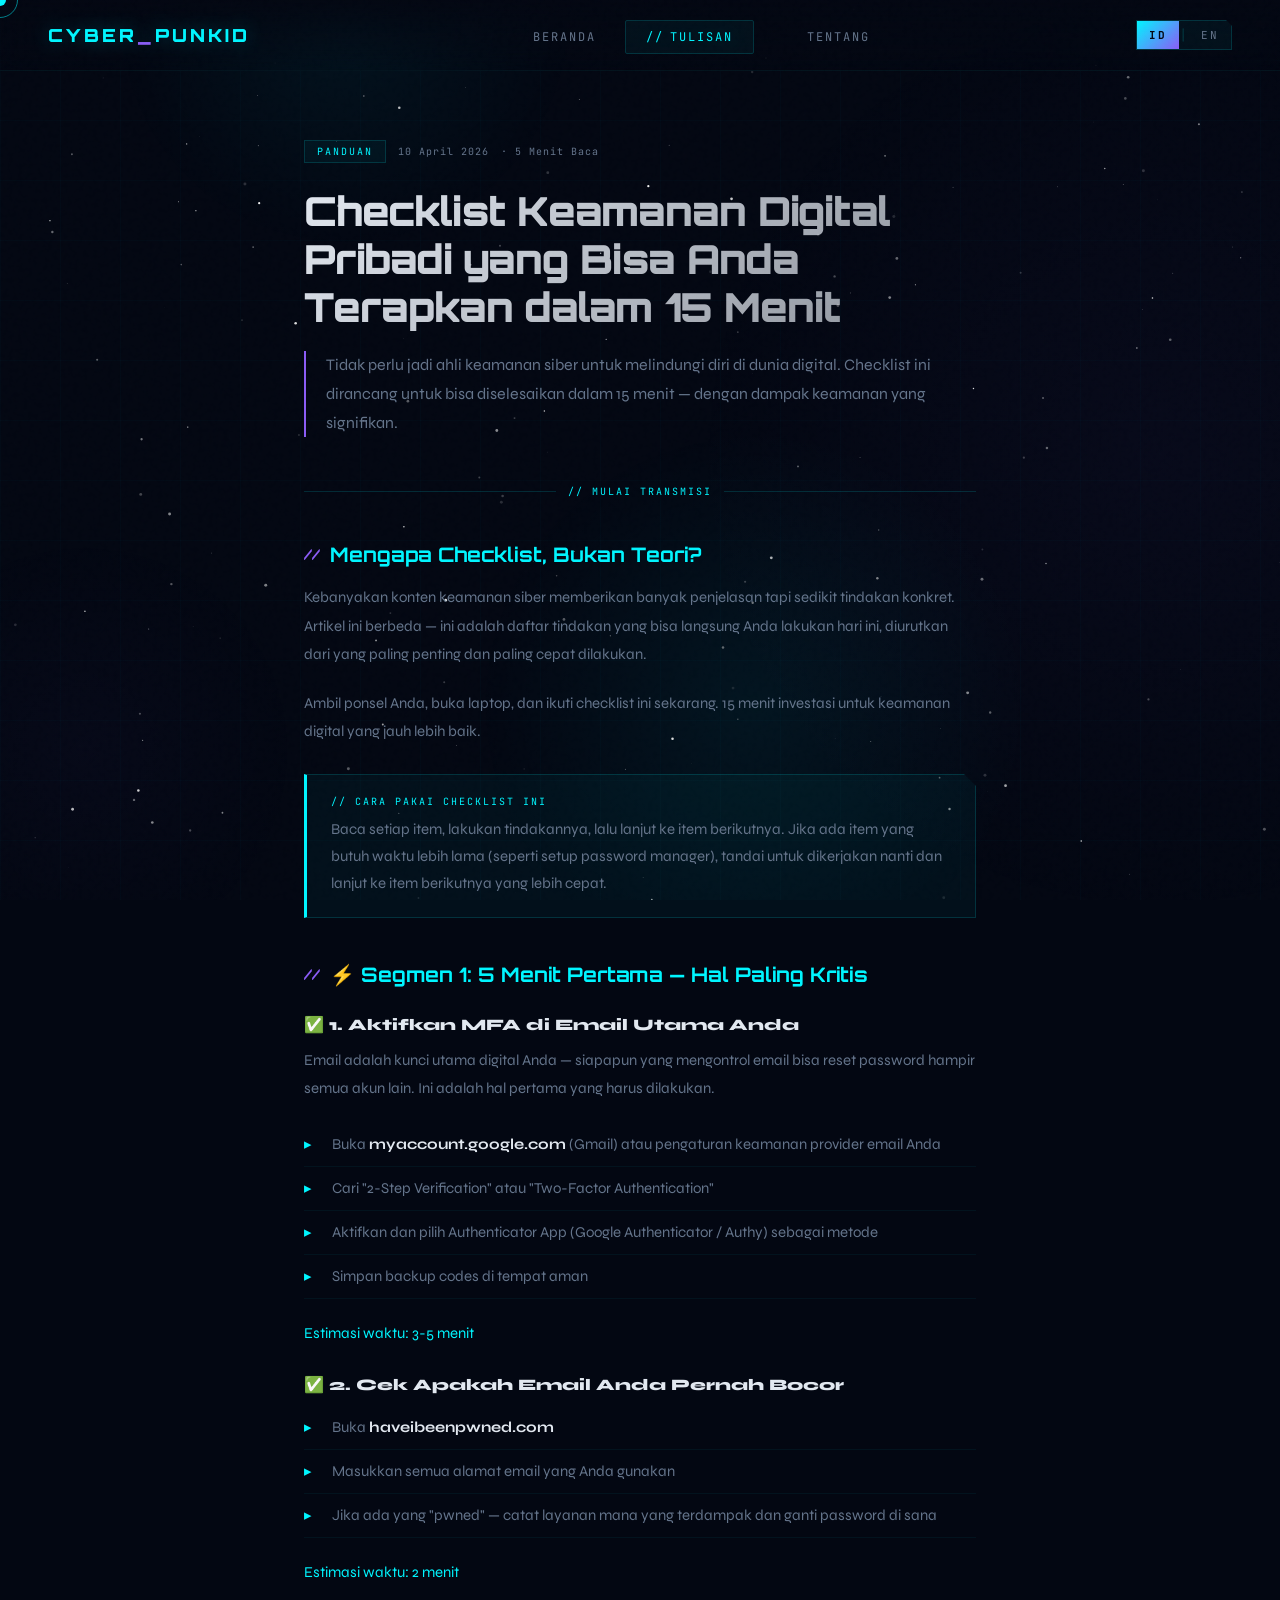
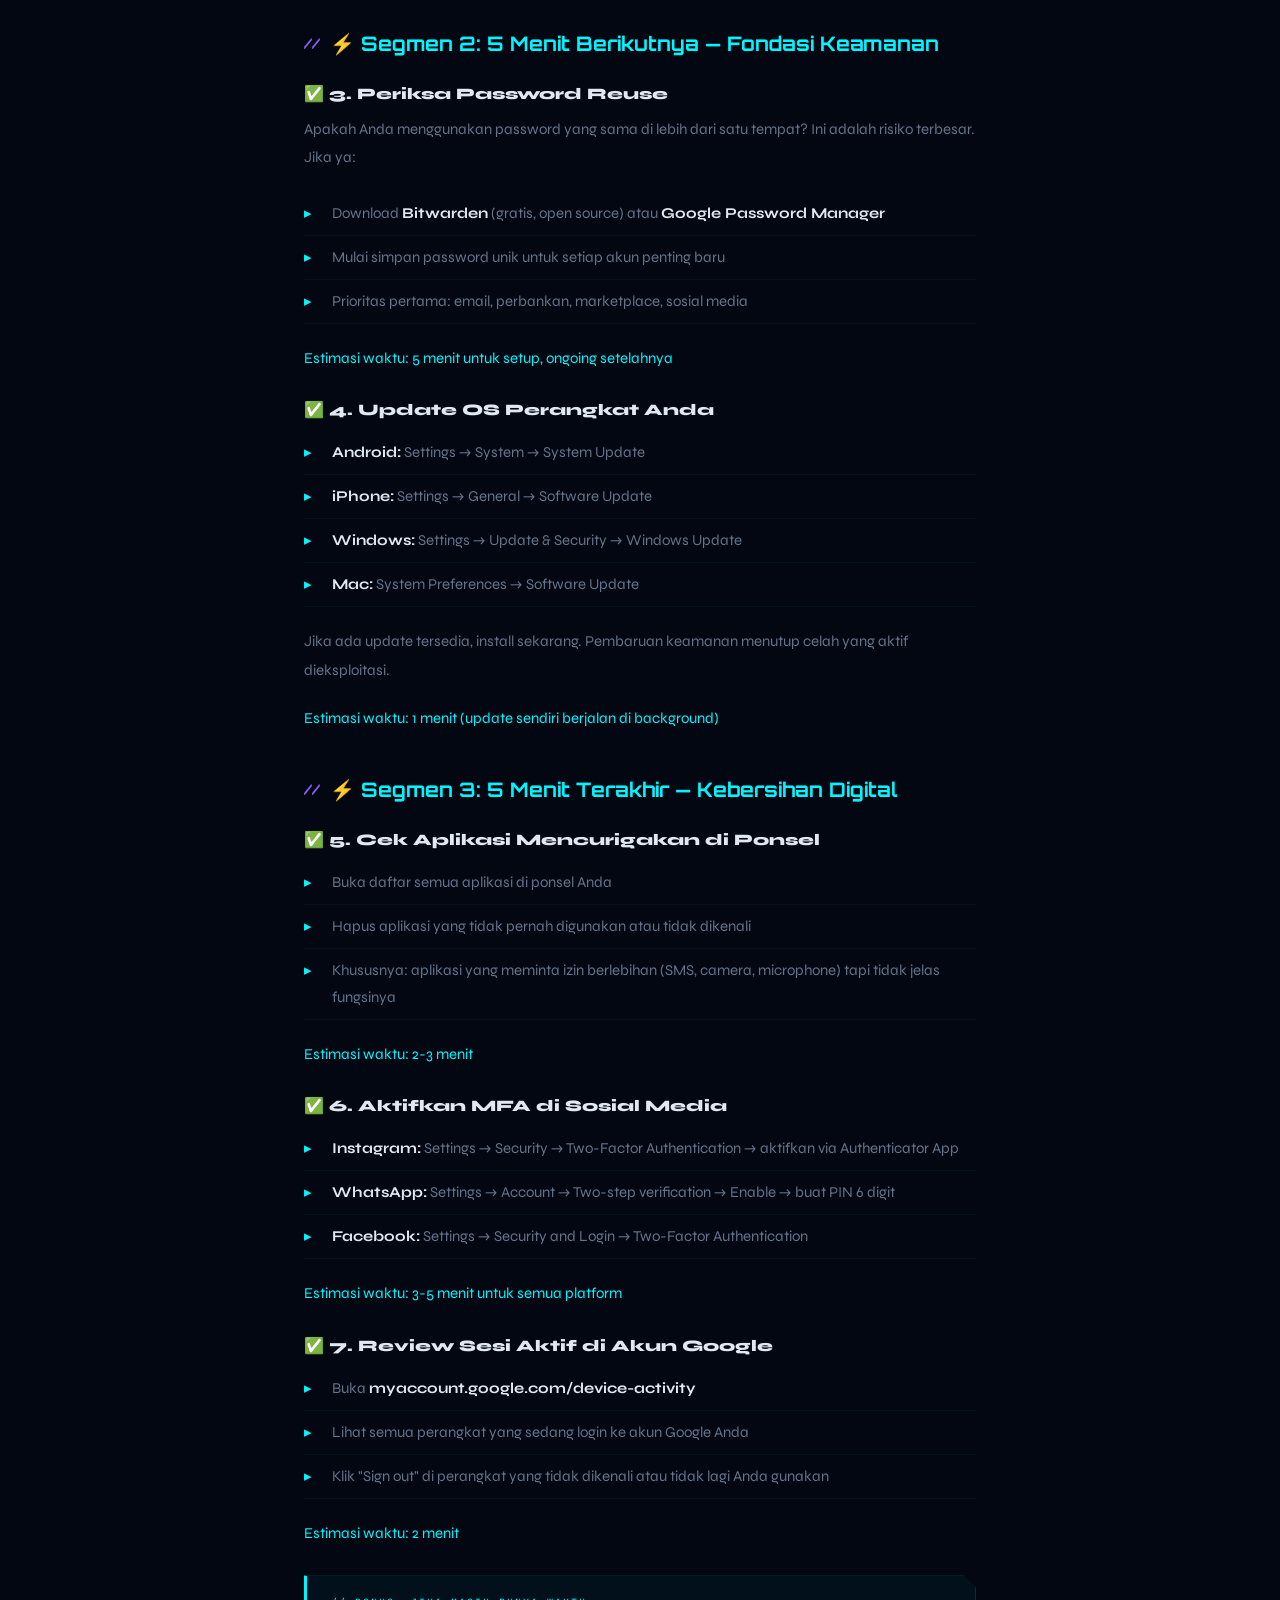
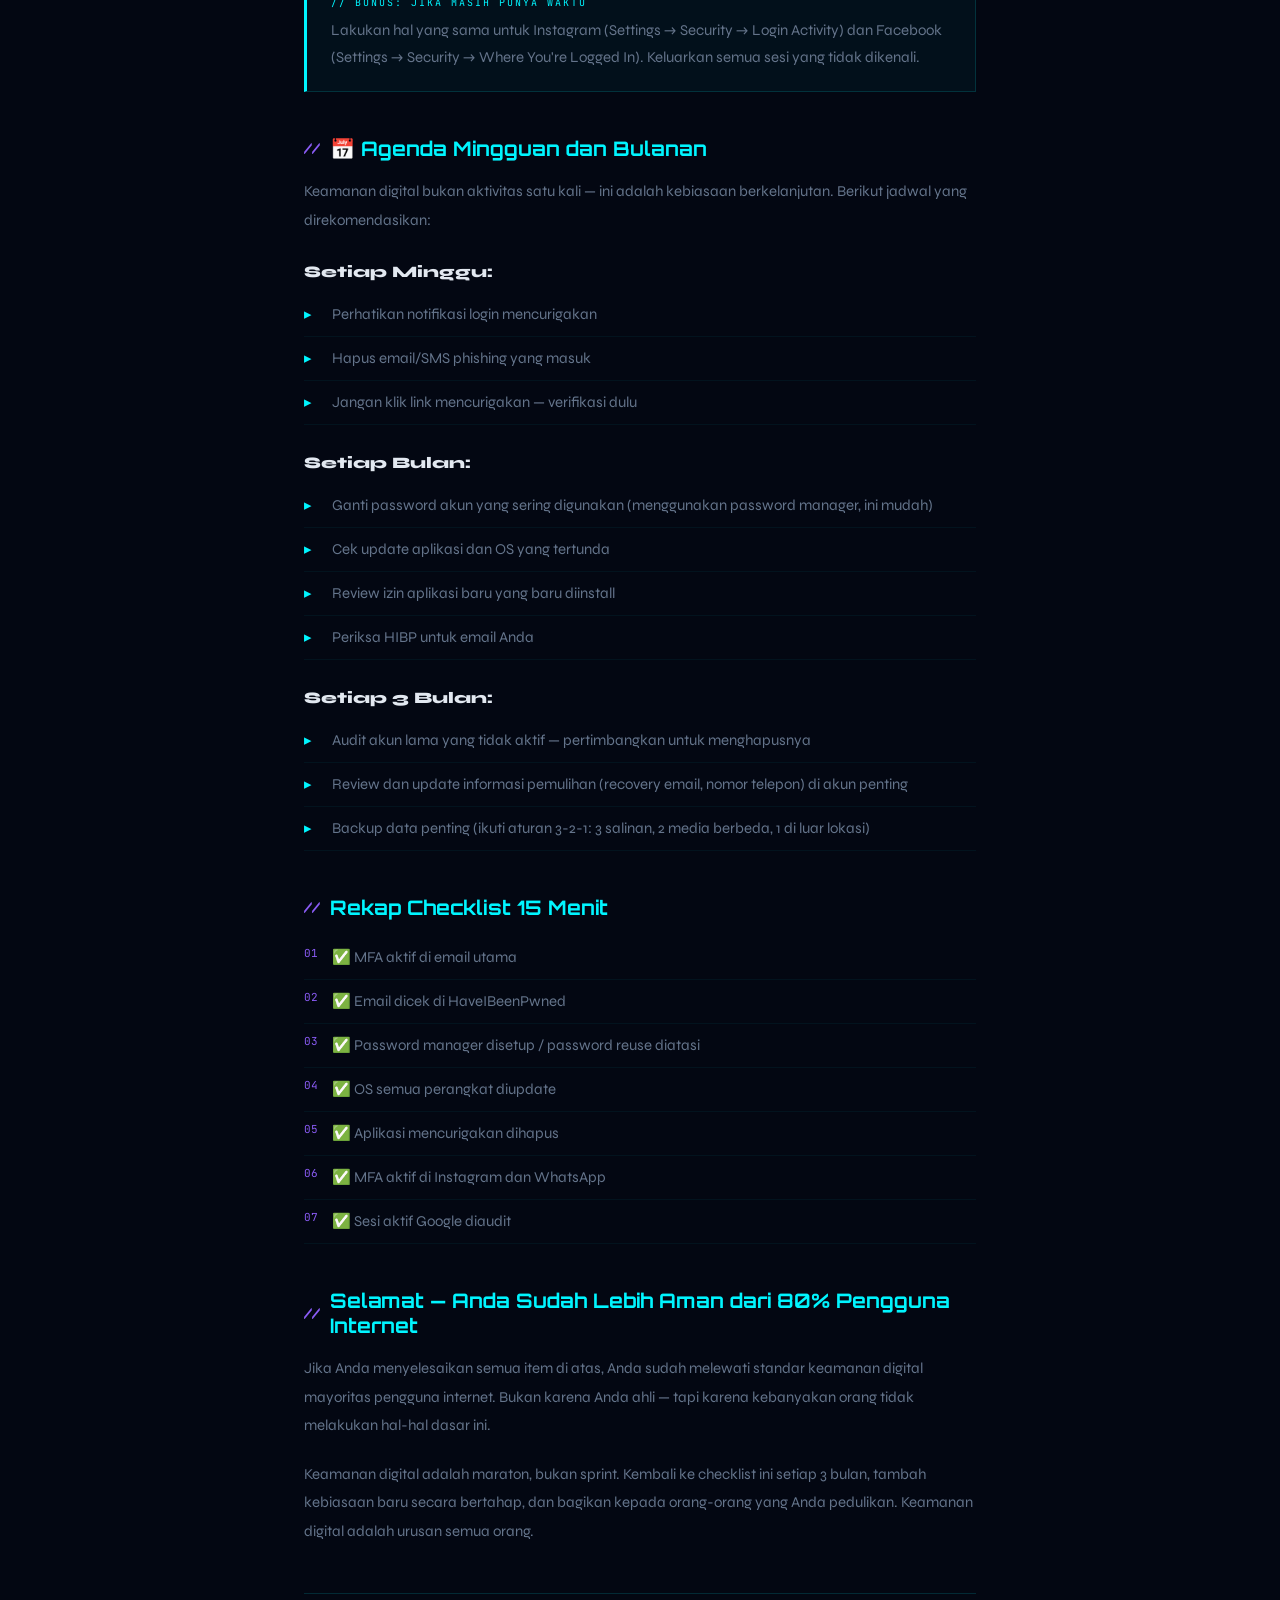
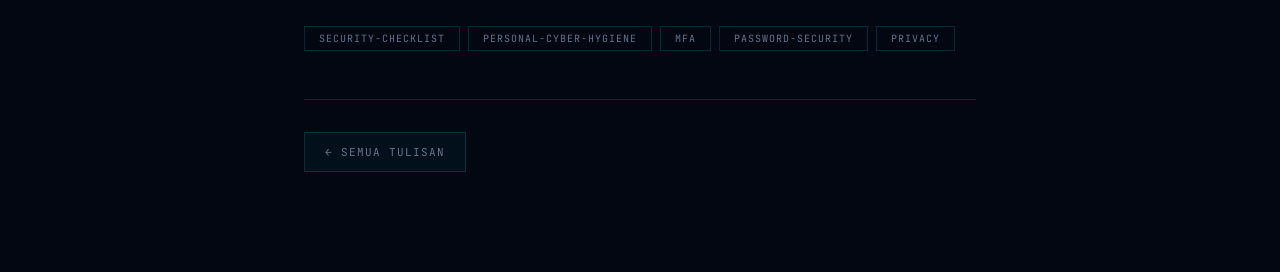
<file: articles/artikel-security-checklist.html>
<!DOCTYPE html>
<html lang="id">
<head>
<meta charset="UTF-8">
<meta name="viewport" content="width=device-width, initial-scale=1.0">
<title>Checklist Keamanan Digital Pribadi yang Bisa Anda Terapkan dalam 15 Menit — CyberpunkID</title>
<meta name="description" content="Checklist praktis keamanan digital yang bisa diselesaikan dalam 15 menit. Cocok untuk pemula yang ingin mulai melindungi diri sekarang.">
<link rel="preconnect" href="https://fonts.googleapis.com">
<link href="https://fonts.googleapis.com/css2?family=Orbitron:wght@400;700;900&family=Syne:wght@400;600;800&family=JetBrains+Mono:wght@300;400&display=swap" rel="stylesheet">
<link rel="stylesheet" href="../assets/css/style.css">
<link rel="stylesheet" href="../assets/css/article.css">
</head>
<body>
<div class="cursor" id="cursor"></div>
<div class="cursor-ring" id="cursor-ring"></div>
<div class="reading-progress-bar" id="reading-progress"></div>
<canvas id="starfield"></canvas>
<div class="grid-overlay"></div>
<div class="scanline"></div>
<nav>
  <div class="nav-logo">
    <a href="../index.html" style="text-decoration:none;color:inherit" class="nav-logo-text">Cyber<span>_</span>PunkID</a>
  </div>
  <ul class="nav-links">
    <li><a href="../index.html"><span data-i18n="nav_home">Beranda</span></a></li>
    <li><a href="../works.html" class="active"><span data-i18n="nav_works">Tulisan</span></a></li>
    <li><a href="../about.html"><span data-i18n="nav_about">Tentang</span></a></li>
  </ul>
  <button class="lang-toggle" onclick="toggleLang()" aria-label="Ganti bahasa">
    <span data-lang="id" class="lang-active">ID</span><span class="lang-sep">|</span><span data-lang="en">EN</span>
  </button>
</nav>
<article>
  <div class="article-meta">
    <span class="article-category" id="art-cat">Panduan</span>
    <span class="article-date" id="art-date">10 April 2026</span>
    <span class="article-read-time" id="art-time">· 5 Menit Baca</span>
  </div>
  <h1 class="article-title" id="art-title">Checklist Keamanan Digital Pribadi yang Bisa Anda Terapkan dalam 15 Menit</h1>
  <p class="article-lead" id="art-lead">Tidak perlu jadi ahli keamanan siber untuk melindungi diri di dunia digital. Checklist ini dirancang untuk bisa diselesaikan dalam 15 menit — dengan dampak keamanan yang signifikan.</p>
  <div class="article-divider"><span id="art-divider">// MULAI TRANSMISI</span></div>

  <div class="article-body" id="body-id">

    <h2>Mengapa Checklist, Bukan Teori?</h2>
    <p>Kebanyakan konten keamanan siber memberikan banyak penjelasan tapi sedikit tindakan konkret. Artikel ini berbeda — ini adalah daftar tindakan yang bisa langsung Anda lakukan hari ini, diurutkan dari yang paling penting dan paling cepat dilakukan.</p>
    <p>Ambil ponsel Anda, buka laptop, dan ikuti checklist ini sekarang. 15 menit investasi untuk keamanan digital yang jauh lebih baik.</p>

    <div class="callout">
      <div class="callout-label">// Cara Pakai Checklist Ini</div>
      <p>Baca setiap item, lakukan tindakannya, lalu lanjut ke item berikutnya. Jika ada item yang butuh waktu lebih lama (seperti setup password manager), tandai untuk dikerjakan nanti dan lanjut ke item berikutnya yang lebih cepat.</p>
    </div>

    <h2>⚡ Segmen 1: 5 Menit Pertama — Hal Paling Kritis</h2>

    <h3>✅ 1. Aktifkan MFA di Email Utama Anda</h3>
    <p>Email adalah kunci utama digital Anda — siapapun yang mengontrol email bisa reset password hampir semua akun lain. Ini adalah hal pertama yang harus dilakukan.</p>
    <ul>
      <li>Buka <strong>myaccount.google.com</strong> (Gmail) atau pengaturan keamanan provider email Anda</li>
      <li>Cari "2-Step Verification" atau "Two-Factor Authentication"</li>
      <li>Aktifkan dan pilih Authenticator App (Google Authenticator / Authy) sebagai metode</li>
      <li>Simpan backup codes di tempat aman</li>
    </ul>
    <p><em>Estimasi waktu: 3-5 menit</em></p>

    <h3>✅ 2. Cek Apakah Email Anda Pernah Bocor</h3>
    <ul>
      <li>Buka <strong>haveibeenpwned.com</strong></li>
      <li>Masukkan semua alamat email yang Anda gunakan</li>
      <li>Jika ada yang "pwned" — catat layanan mana yang terdampak dan ganti password di sana</li>
    </ul>
    <p><em>Estimasi waktu: 2 menit</em></p>

    <h2>⚡ Segmen 2: 5 Menit Berikutnya — Fondasi Keamanan</h2>

    <h3>✅ 3. Periksa Password Reuse</h3>
    <p>Apakah Anda menggunakan password yang sama di lebih dari satu tempat? Ini adalah risiko terbesar. Jika ya:</p>
    <ul>
      <li>Download <strong>Bitwarden</strong> (gratis, open source) atau <strong>Google Password Manager</strong></li>
      <li>Mulai simpan password unik untuk setiap akun penting baru</li>
      <li>Prioritas pertama: email, perbankan, marketplace, sosial media</li>
    </ul>
    <p><em>Estimasi waktu: 5 menit untuk setup, ongoing setelahnya</em></p>

    <h3>✅ 4. Update OS Perangkat Anda</h3>
    <ul>
      <li><strong>Android:</strong> Settings → System → System Update</li>
      <li><strong>iPhone:</strong> Settings → General → Software Update</li>
      <li><strong>Windows:</strong> Settings → Update & Security → Windows Update</li>
      <li><strong>Mac:</strong> System Preferences → Software Update</li>
    </ul>
    <p>Jika ada update tersedia, install sekarang. Pembaruan keamanan menutup celah yang aktif dieksploitasi.</p>
    <p><em>Estimasi waktu: 1 menit (update sendiri berjalan di background)</em></p>

    <h2>⚡ Segmen 3: 5 Menit Terakhir — Kebersihan Digital</h2>

    <h3>✅ 5. Cek Aplikasi Mencurigakan di Ponsel</h3>
    <ul>
      <li>Buka daftar semua aplikasi di ponsel Anda</li>
      <li>Hapus aplikasi yang tidak pernah digunakan atau tidak dikenali</li>
      <li>Khususnya: aplikasi yang meminta izin berlebihan (SMS, camera, microphone) tapi tidak jelas fungsinya</li>
    </ul>
    <p><em>Estimasi waktu: 2-3 menit</em></p>

    <h3>✅ 6. Aktifkan MFA di Sosial Media</h3>
    <ul>
      <li><strong>Instagram:</strong> Settings → Security → Two-Factor Authentication → aktifkan via Authenticator App</li>
      <li><strong>WhatsApp:</strong> Settings → Account → Two-step verification → Enable → buat PIN 6 digit</li>
      <li><strong>Facebook:</strong> Settings → Security and Login → Two-Factor Authentication</li>
    </ul>
    <p><em>Estimasi waktu: 3-5 menit untuk semua platform</em></p>

    <h3>✅ 7. Review Sesi Aktif di Akun Google</h3>
    <ul>
      <li>Buka <strong>myaccount.google.com/device-activity</strong></li>
      <li>Lihat semua perangkat yang sedang login ke akun Google Anda</li>
      <li>Klik "Sign out" di perangkat yang tidak dikenali atau tidak lagi Anda gunakan</li>
    </ul>
    <p><em>Estimasi waktu: 2 menit</em></p>

    <div class="callout">
      <div class="callout-label">// Bonus: Jika Masih Punya Waktu</div>
      <p>Lakukan hal yang sama untuk Instagram (Settings → Security → Login Activity) dan Facebook (Settings → Security → Where You're Logged In). Keluarkan semua sesi yang tidak dikenali.</p>
    </div>

    <h2>📅 Agenda Mingguan dan Bulanan</h2>
    <p>Keamanan digital bukan aktivitas satu kali — ini adalah kebiasaan berkelanjutan. Berikut jadwal yang direkomendasikan:</p>

    <h3>Setiap Minggu:</h3>
    <ul>
      <li>Perhatikan notifikasi login mencurigakan</li>
      <li>Hapus email/SMS phishing yang masuk</li>
      <li>Jangan klik link mencurigakan — verifikasi dulu</li>
    </ul>

    <h3>Setiap Bulan:</h3>
    <ul>
      <li>Ganti password akun yang sering digunakan (menggunakan password manager, ini mudah)</li>
      <li>Cek update aplikasi dan OS yang tertunda</li>
      <li>Review izin aplikasi baru yang baru diinstall</li>
      <li>Periksa HIBP untuk email Anda</li>
    </ul>

    <h3>Setiap 3 Bulan:</h3>
    <ul>
      <li>Audit akun lama yang tidak aktif — pertimbangkan untuk menghapusnya</li>
      <li>Review dan update informasi pemulihan (recovery email, nomor telepon) di akun penting</li>
      <li>Backup data penting (ikuti aturan 3-2-1: 3 salinan, 2 media berbeda, 1 di luar lokasi)</li>
    </ul>

    <h2>Rekap Checklist 15 Menit</h2>
    <ol>
      <li>✅ MFA aktif di email utama</li>
      <li>✅ Email dicek di HaveIBeenPwned</li>
      <li>✅ Password manager disetup / password reuse diatasi</li>
      <li>✅ OS semua perangkat diupdate</li>
      <li>✅ Aplikasi mencurigakan dihapus</li>
      <li>✅ MFA aktif di Instagram dan WhatsApp</li>
      <li>✅ Sesi aktif Google diaudit</li>
    </ol>

    <h2>Selamat — Anda Sudah Lebih Aman dari 80% Pengguna Internet</h2>
    <p>Jika Anda menyelesaikan semua item di atas, Anda sudah melewati standar keamanan digital mayoritas pengguna internet. Bukan karena Anda ahli — tapi karena kebanyakan orang tidak melakukan hal-hal dasar ini.</p>
    <p>Keamanan digital adalah maraton, bukan sprint. Kembali ke checklist ini setiap 3 bulan, tambah kebiasaan baru secara bertahap, dan bagikan kepada orang-orang yang Anda pedulikan. Keamanan digital adalah urusan semua orang.</p>

  </div>

  <div class="article-body" id="body-en" style="display:none">

    <h2>Why a Checklist, Not Theory?</h2>
    <p>Most cybersecurity content offers a lot of explanation but little concrete action. This article is different — it's a list of actions you can take today, ordered by importance and speed.</p>
    <p>Grab your phone, open your laptop, and follow this checklist right now. 15 minutes of investment for significantly better digital security.</p>

    <div class="callout">
      <div class="callout-label">// How to Use This Checklist</div>
      <p>Read each item, take the action, then move to the next. If any item needs more time (like setting up a password manager), mark it for later and continue with faster items.</p>
    </div>

    <h2>⚡ Segment 1: First 5 Minutes — Most Critical</h2>

    <h3>✅ 1. Enable MFA on Your Primary Email</h3>
    <p>Your email is your digital master key — whoever controls your email can reset the password on almost every other account. This is the first thing to do.</p>
    <ul>
      <li>Open <strong>myaccount.google.com</strong> (Gmail) or your email provider's security settings</li>
      <li>Find "2-Step Verification" or "Two-Factor Authentication"</li>
      <li>Enable it and choose Authenticator App as the method</li>
      <li>Save backup codes somewhere safe</li>
    </ul>
    <p><em>Estimated time: 3-5 minutes</em></p>

    <h3>✅ 2. Check If Your Email Has Been Leaked</h3>
    <ul>
      <li>Go to <strong>haveibeenpwned.com</strong></li>
      <li>Enter all your email addresses</li>
      <li>If any are "pwned" — note which services were affected and change those passwords</li>
    </ul>
    <p><em>Estimated time: 2 minutes</em></p>

    <h2>⚡ Segment 2: Next 5 Minutes — Security Foundation</h2>

    <h3>✅ 3. Address Password Reuse</h3>
    <p>Using the same password in more than one place is the biggest risk. If you are:</p>
    <ul>
      <li>Download <strong>Bitwarden</strong> (free, open source) or use Google Password Manager</li>
      <li>Start creating unique passwords for each important account going forward</li>
      <li>Priority: email, banking, marketplace, social media</li>
    </ul>

    <h3>✅ 4. Update Your Device OS</h3>
    <ul>
      <li><strong>Android:</strong> Settings → System → System Update</li>
      <li><strong>iPhone:</strong> Settings → General → Software Update</li>
      <li><strong>Windows:</strong> Settings → Update & Security → Windows Update</li>
      <li><strong>Mac:</strong> System Preferences → Software Update</li>
    </ul>
    <p>Install any available updates now. Security updates close vulnerabilities actively being exploited.</p>

    <h2>⚡ Segment 3: Final 5 Minutes — Digital Hygiene</h2>

    <h3>✅ 5. Check for Suspicious Apps on Your Phone</h3>
    <ul>
      <li>Browse the full list of apps on your phone</li>
      <li>Delete apps you haven't used or don't recognize</li>
      <li>Especially: apps that request excessive permissions (SMS, camera, microphone) with unclear purpose</li>
    </ul>

    <h3>✅ 6. Enable MFA on Social Media</h3>
    <ul>
      <li><strong>Instagram:</strong> Settings → Security → Two-Factor Authentication → enable via Authenticator App</li>
      <li><strong>WhatsApp:</strong> Settings → Account → Two-step verification → Enable → create a 6-digit PIN</li>
      <li><strong>Facebook:</strong> Settings → Security and Login → Two-Factor Authentication</li>
    </ul>

    <h3>✅ 7. Review Active Sessions in Your Google Account</h3>
    <ul>
      <li>Open <strong>myaccount.google.com/device-activity</strong></li>
      <li>See all devices currently signed into your Google account</li>
      <li>Sign out of any devices you don't recognize or no longer use</li>
    </ul>

    <h2>The 15-Minute Checklist Recap</h2>
    <ol>
      <li>✅ MFA enabled on primary email</li>
      <li>✅ Email checked on HaveIBeenPwned</li>
      <li>✅ Password manager set up / password reuse addressed</li>
      <li>✅ OS updated on all devices</li>
      <li>✅ Suspicious apps removed</li>
      <li>✅ MFA enabled on Instagram and WhatsApp</li>
      <li>✅ Google active sessions audited</li>
    </ol>

    <h2>Congratulations — You're Now Safer Than 80% of Internet Users</h2>
    <p>If you've completed all the items above, you've already surpassed the digital security standards of most internet users. Not because you're an expert — but because most people simply don't do these basic things.</p>
    <p>Digital security is a marathon, not a sprint. Return to this checklist every 3 months, gradually build new habits, and share it with people you care about. Digital security is everyone's business.</p>

  </div>

  <div class="article-tags">
    <span class="article-tag">security-checklist</span>
    <span class="article-tag">personal-cyber-hygiene</span>
    <span class="article-tag">mfa</span>
    <span class="article-tag">password-security</span>
    <span class="article-tag">privacy</span>
  </div>
  <div class="article-nav"><a href="../works.html" id="nav-back">← Semua Tulisan</a></div>
</article>
<script src="../assets/js/content.js"></script>
<script src="../assets/js/main.js"></script>
<script>
const _base = applyLang;
applyLang = function(lang) {
  _base(lang);
  const isID = lang === 'id';
  document.getElementById('body-id').style.display = isID ? '' : 'none';
  document.getElementById('body-en').style.display = isID ? 'none' : '';
  document.getElementById('art-cat').textContent = isID ? 'Panduan' : 'Guide';
  document.getElementById('art-date').textContent = isID ? '10 April 2026' : 'April 10, 2026';
  document.getElementById('art-time').textContent = isID ? '· 5 Menit Baca' : '· 5 Min Read';
  document.getElementById('art-title').textContent = isID
    ? 'Checklist Keamanan Digital Pribadi yang Bisa Anda Terapkan dalam 15 Menit'
    : 'Personal Digital Security Checklist You Can Complete in 15 Minutes';
  document.getElementById('art-lead').textContent = isID
    ? 'Tidak perlu jadi ahli keamanan siber untuk melindungi diri di dunia digital. Checklist ini dirancang untuk bisa diselesaikan dalam 15 menit — dengan dampak keamanan yang signifikan.'
    : 'You don\'t need to be a cybersecurity expert to protect yourself in the digital world. This checklist is designed to be completed in 15 minutes — with significant security impact.';
  document.getElementById('art-divider').textContent = isID ? '// MULAI TRANSMISI' : '// BEGIN TRANSMISSION';
  document.getElementById('nav-back').textContent = isID ? '← Semua Tulisan' : '← All Articles';
  document.title = isID
    ? 'Checklist Keamanan Digital 15 Menit — CyberpunkID'
    : '15-Minute Digital Security Checklist — CyberpunkID';
};
</script>
</body>
</html>
</file>
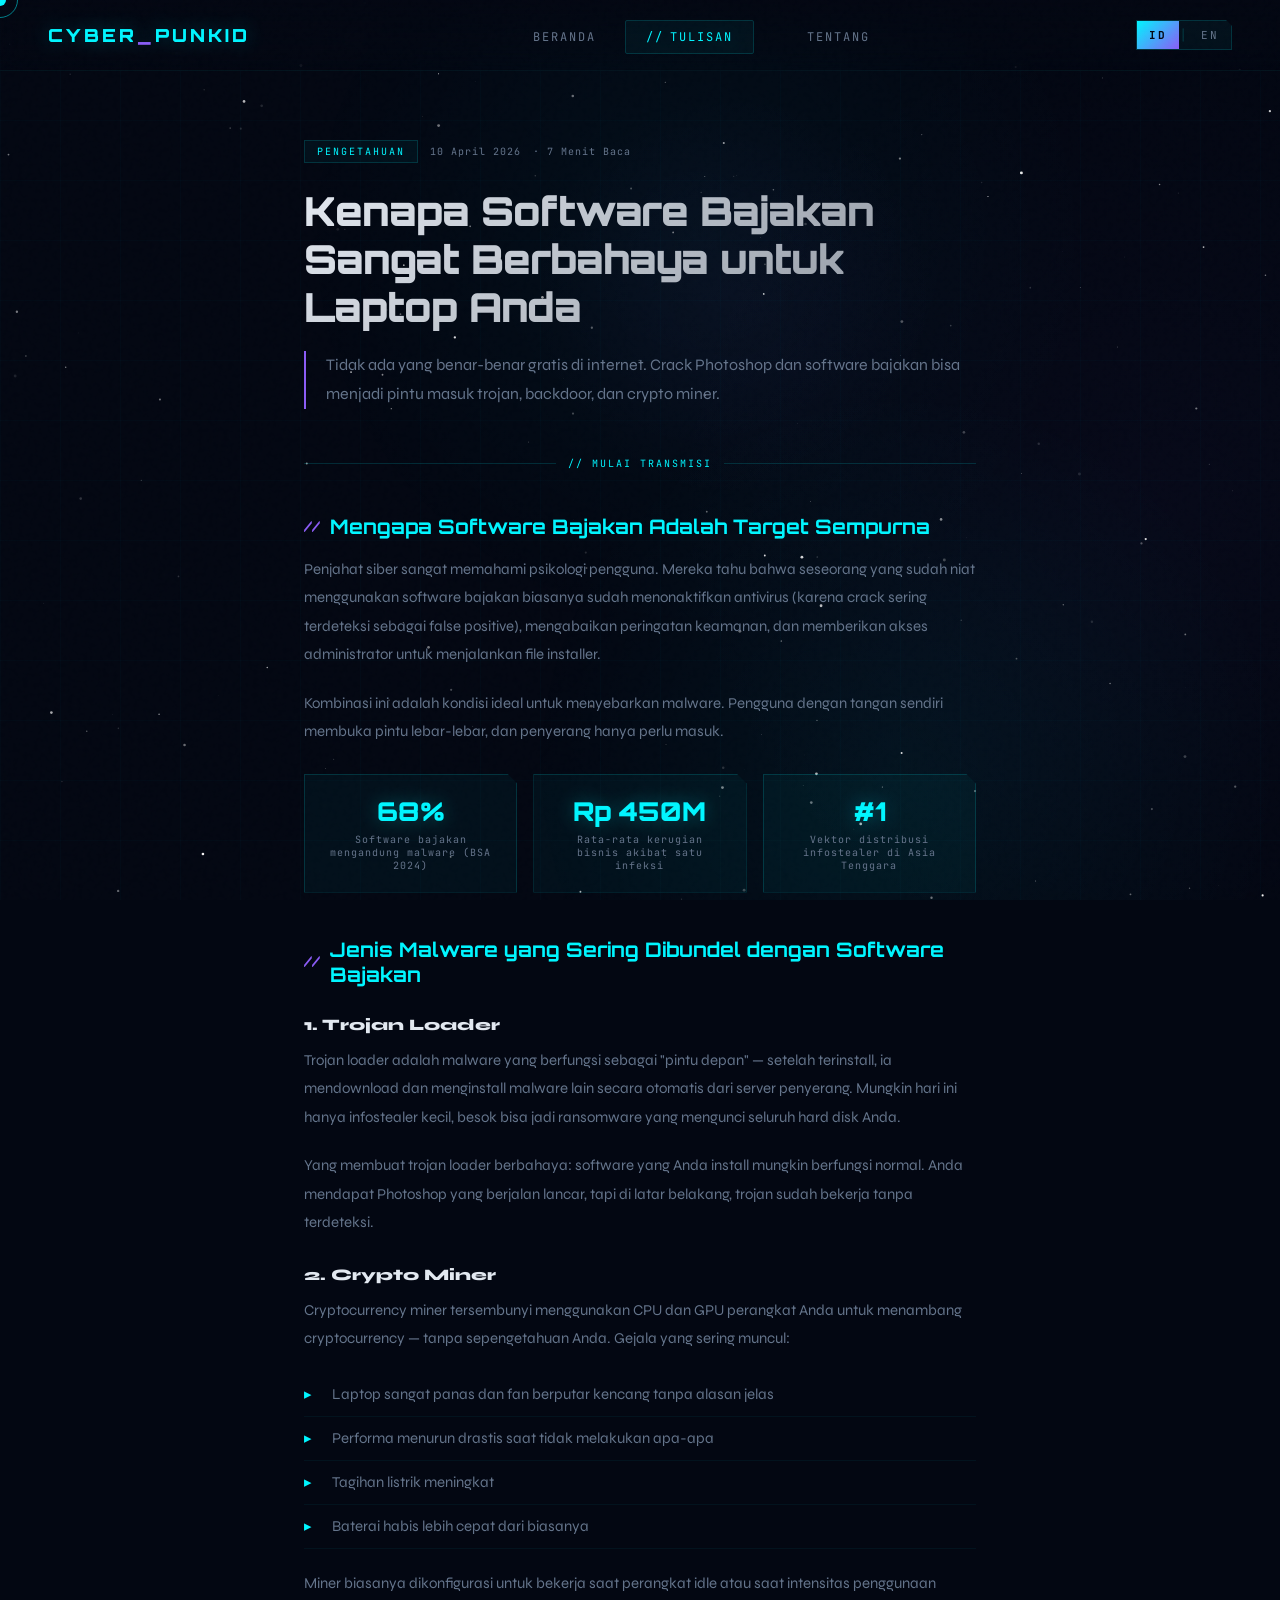
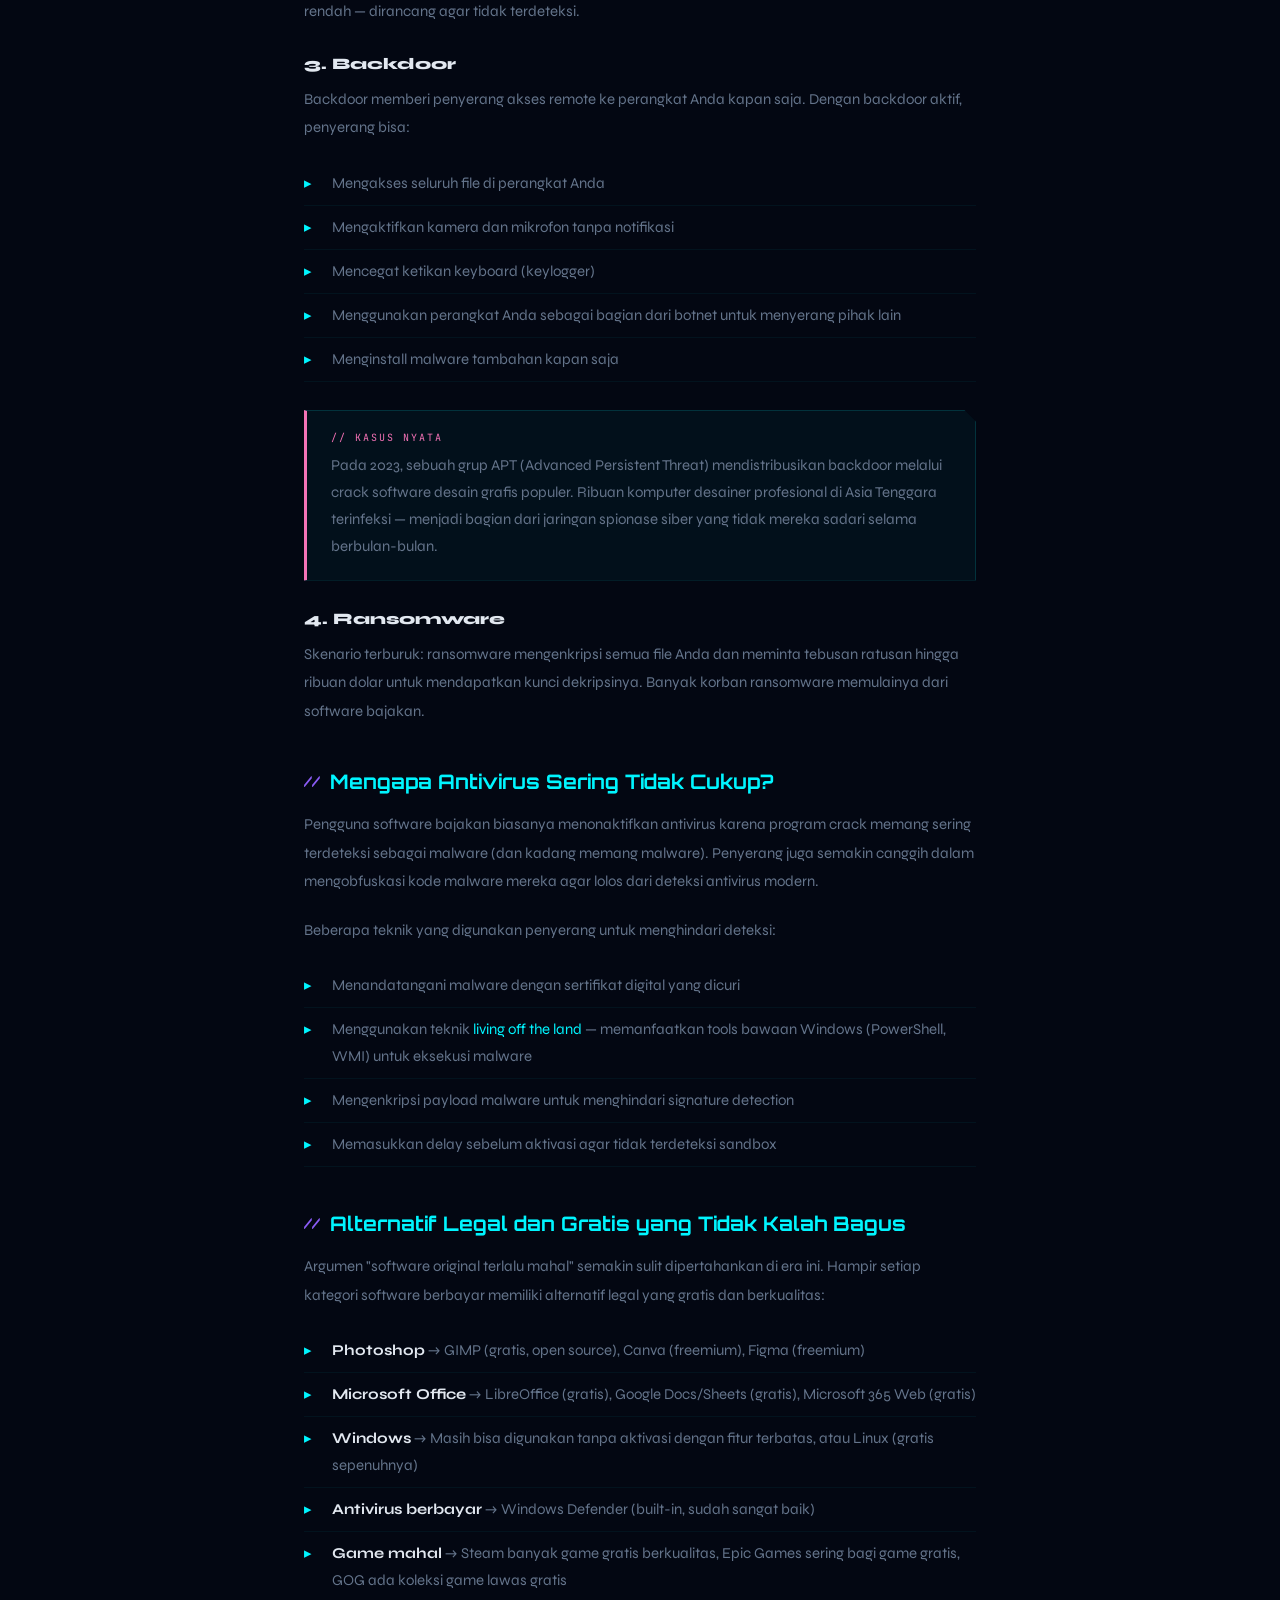
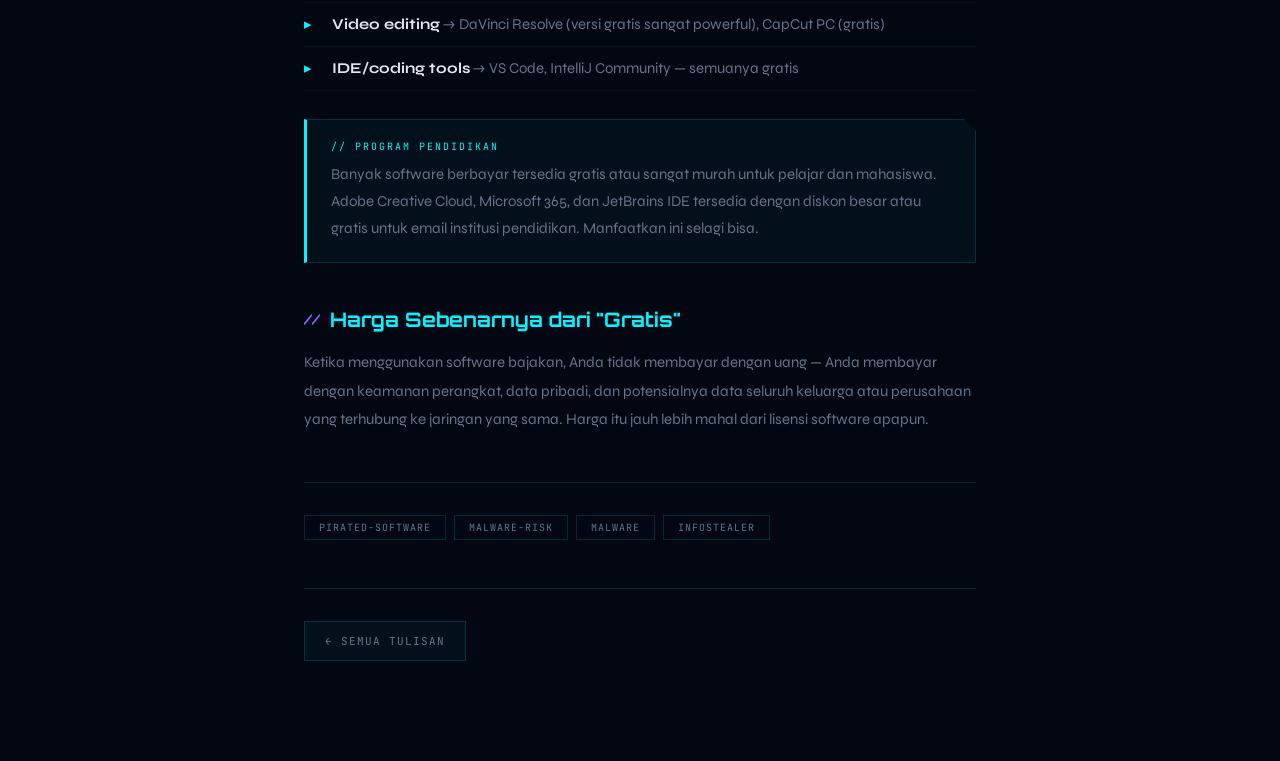
<file: articles/artikel-software-bajakan.html>
<!DOCTYPE html>
<html lang="id">
<head>
<meta charset="UTF-8">
<meta name="viewport" content="width=device-width, initial-scale=1.0">
<title>Kenapa Software Bajakan Sangat Berbahaya untuk Laptop Anda — CyberpunkID</title>
<meta name="description" content="Software gratis tidak pernah benar-benar gratis. Di balik crack Photoshop dan game bajakan tersembunyi trojan, backdoor, dan crypto miner yang merusak.">
<link rel="preconnect" href="https://fonts.googleapis.com">
<link href="https://fonts.googleapis.com/css2?family=Orbitron:wght@400;700;900&family=Syne:wght@400;600;800&family=JetBrains+Mono:wght@300;400&display=swap" rel="stylesheet">
<link rel="stylesheet" href="../assets/css/style.css">
<link rel="stylesheet" href="../assets/css/article.css">
</head>
<body>
<div class="cursor" id="cursor"></div>
<div class="cursor-ring" id="cursor-ring"></div>
<div class="reading-progress-bar" id="reading-progress"></div>
<canvas id="starfield"></canvas>
<div class="grid-overlay"></div>
<div class="scanline"></div>
<nav>
  <div class="nav-logo">
    <a href="../index.html" style="text-decoration:none;color:inherit" class="nav-logo-text">Cyber<span>_</span>PunkID</a>
  </div>
  <ul class="nav-links">
    <li><a href="../index.html"><span data-i18n="nav_home">Beranda</span></a></li>
    <li><a href="../works.html" class="active"><span data-i18n="nav_works">Tulisan</span></a></li>
    <li><a href="../about.html"><span data-i18n="nav_about">Tentang</span></a></li>
  </ul>
  <button class="lang-toggle" onclick="toggleLang()" aria-label="Ganti bahasa">
    <span data-lang="id" class="lang-active">ID</span><span class="lang-sep">|</span><span data-lang="en">EN</span>
  </button>
</nav>
<article>
  <div class="article-meta">
    <span class="article-category" id="art-cat">Pengetahuan</span>
    <span class="article-date" id="art-date">10 April 2026</span>
    <span class="article-read-time" id="art-time">· 7 Menit Baca</span>
  </div>
  <h1 class="article-title" id="art-title">Kenapa Software Bajakan Sangat Berbahaya untuk Laptop Anda</h1>
  <p class="article-lead" id="art-lead">Tidak ada yang benar-benar gratis di internet. Crack Photoshop, game bajakan, dan software "full version" yang Anda download bisa menjadi pintu masuk trojan, backdoor, dan crypto miner ke perangkat Anda.</p>
  <div class="article-divider"><span id="art-divider">// MULAI TRANSMISI</span></div>

  <div class="article-body" id="body-id">
    <h2>Mengapa Software Bajakan Adalah Target Sempurna</h2>
    <p>Penjahat siber sangat memahami psikologi pengguna. Mereka tahu bahwa seseorang yang sudah niat menggunakan software bajakan biasanya sudah menonaktifkan antivirus (karena crack sering terdeteksi sebagai false positive), mengabaikan peringatan keamanan, dan memberikan akses administrator untuk menjalankan file installer.</p>
    <p>Kombinasi ini adalah kondisi ideal untuk menyebarkan malware. Pengguna dengan tangan sendiri membuka pintu lebar-lebar, dan penyerang hanya perlu masuk.</p>

    <div class="stat-grid">
      <div class="stat-box"><span class="stat-num">68%</span><span class="stat-desc">Software bajakan mengandung malware (BSA 2024)</span></div>
      <div class="stat-box"><span class="stat-num">Rp 450M</span><span class="stat-desc">Rata-rata kerugian bisnis akibat satu infeksi</span></div>
      <div class="stat-box"><span class="stat-num">#1</span><span class="stat-desc">Vektor distribusi infostealer di Asia Tenggara</span></div>
    </div>

    <h2>Jenis Malware yang Sering Dibundel dengan Software Bajakan</h2>

    <h3>1. Trojan Loader</h3>
    <p>Trojan loader adalah malware yang berfungsi sebagai "pintu depan" — setelah terinstall, ia mendownload dan menginstall malware lain secara otomatis dari server penyerang. Mungkin hari ini hanya infostealer kecil, besok bisa jadi ransomware yang mengunci seluruh hard disk Anda.</p>
    <p>Yang membuat trojan loader berbahaya: software yang Anda install mungkin berfungsi normal. Anda mendapat Photoshop yang berjalan lancar, tapi di latar belakang, trojan sudah bekerja tanpa terdeteksi.</p>

    <h3>2. Crypto Miner</h3>
    <p>Cryptocurrency miner tersembunyi menggunakan CPU dan GPU perangkat Anda untuk menambang cryptocurrency — tanpa sepengetahuan Anda. Gejala yang sering muncul:</p>
    <ul>
      <li>Laptop sangat panas dan fan berputar kencang tanpa alasan jelas</li>
      <li>Performa menurun drastis saat tidak melakukan apa-apa</li>
      <li>Tagihan listrik meningkat</li>
      <li>Baterai habis lebih cepat dari biasanya</li>
    </ul>
    <p>Miner biasanya dikonfigurasi untuk bekerja saat perangkat idle atau saat intensitas penggunaan rendah — dirancang agar tidak terdeteksi.</p>

    <h3>3. Backdoor</h3>
    <p>Backdoor memberi penyerang akses remote ke perangkat Anda kapan saja. Dengan backdoor aktif, penyerang bisa:</p>
    <ul>
      <li>Mengakses seluruh file di perangkat Anda</li>
      <li>Mengaktifkan kamera dan mikrofon tanpa notifikasi</li>
      <li>Mencegat ketikan keyboard (keylogger)</li>
      <li>Menggunakan perangkat Anda sebagai bagian dari botnet untuk menyerang pihak lain</li>
      <li>Menginstall malware tambahan kapan saja</li>
    </ul>

    <div class="callout callout-warning">
      <div class="callout-label">// Kasus Nyata</div>
      <p>Pada 2023, sebuah grup APT (Advanced Persistent Threat) mendistribusikan backdoor melalui crack software desain grafis populer. Ribuan komputer desainer profesional di Asia Tenggara terinfeksi — menjadi bagian dari jaringan spionase siber yang tidak mereka sadari selama berbulan-bulan.</p>
    </div>

    <h3>4. Ransomware</h3>
    <p>Skenario terburuk: ransomware mengenkripsi semua file Anda dan meminta tebusan ratusan hingga ribuan dolar untuk mendapatkan kunci dekripsinya. Banyak korban ransomware memulainya dari software bajakan.</p>

    <h2>Mengapa Antivirus Sering Tidak Cukup?</h2>
    <p>Pengguna software bajakan biasanya menonaktifkan antivirus karena program crack memang sering terdeteksi sebagai malware (dan kadang memang malware). Penyerang juga semakin canggih dalam mengobfuskasi kode malware mereka agar lolos dari deteksi antivirus modern.</p>
    <p>Beberapa teknik yang digunakan penyerang untuk menghindari deteksi:</p>
    <ul>
      <li>Menandatangani malware dengan sertifikat digital yang dicuri</li>
      <li>Menggunakan teknik <em>living off the land</em> — memanfaatkan tools bawaan Windows (PowerShell, WMI) untuk eksekusi malware</li>
      <li>Mengenkripsi payload malware untuk menghindari signature detection</li>
      <li>Memasukkan delay sebelum aktivasi agar tidak terdeteksi sandbox</li>
    </ul>

    <h2>Alternatif Legal dan Gratis yang Tidak Kalah Bagus</h2>
    <p>Argumen "software original terlalu mahal" semakin sulit dipertahankan di era ini. Hampir setiap kategori software berbayar memiliki alternatif legal yang gratis dan berkualitas:</p>
    <ul>
      <li><strong>Photoshop</strong> → GIMP (gratis, open source), Canva (freemium), Figma (freemium)</li>
      <li><strong>Microsoft Office</strong> → LibreOffice (gratis), Google Docs/Sheets (gratis), Microsoft 365 Web (gratis)</li>
      <li><strong>Windows</strong> → Masih bisa digunakan tanpa aktivasi dengan fitur terbatas, atau Linux (gratis sepenuhnya)</li>
      <li><strong>Antivirus berbayar</strong> → Windows Defender (built-in, sudah sangat baik)</li>
      <li><strong>Game mahal</strong> → Steam banyak game gratis berkualitas, Epic Games sering bagi game gratis, GOG ada koleksi game lawas gratis</li>
      <li><strong>Video editing</strong> → DaVinci Resolve (versi gratis sangat powerful), CapCut PC (gratis)</li>
      <li><strong>IDE/coding tools</strong> → VS Code, IntelliJ Community — semuanya gratis</li>
    </ul>

    <div class="callout">
      <div class="callout-label">// Program Pendidikan</div>
      <p>Banyak software berbayar tersedia gratis atau sangat murah untuk pelajar dan mahasiswa. Adobe Creative Cloud, Microsoft 365, dan JetBrains IDE tersedia dengan diskon besar atau gratis untuk email institusi pendidikan. Manfaatkan ini selagi bisa.</p>
    </div>

    <h2>Harga Sebenarnya dari "Gratis"</h2>
    <p>Ketika menggunakan software bajakan, Anda tidak membayar dengan uang — Anda membayar dengan keamanan perangkat, data pribadi, dan potensialnya data seluruh keluarga atau perusahaan yang terhubung ke jaringan yang sama. Harga itu jauh lebih mahal dari lisensi software apapun.</p>
  </div>

  <div class="article-body" id="body-en" style="display:none">
    <h2>Why Pirated Software Is a Perfect Target</h2>
    <p>Cybercriminals deeply understand user psychology. They know that someone already intent on using pirated software has typically disabled their antivirus (because cracks are often flagged as false positives), ignored security warnings, and granted administrator access to run installer files. This combination creates ideal conditions for spreading malware.</p>

    <div class="stat-grid">
      <div class="stat-box"><span class="stat-num">68%</span><span class="stat-desc">Pirated software contains malware (BSA 2024)</span></div>
      <div class="stat-box"><span class="stat-num">$30K+</span><span class="stat-desc">Average business loss from a single infection</span></div>
      <div class="stat-box"><span class="stat-num">#1</span><span class="stat-desc">Infostealer distribution vector in Southeast Asia</span></div>
    </div>

    <h2>Types of Malware Commonly Bundled with Pirated Software</h2>

    <h3>1. Trojan Loader</h3>
    <p>A trojan loader serves as a "front door" — once installed, it automatically downloads and installs additional malware from the attacker's server. The software you installed might work perfectly while the trojan operates silently in the background.</p>

    <h3>2. Crypto Miner</h3>
    <p>Hidden cryptocurrency miners use your device's CPU and GPU to mine crypto without your knowledge. Symptoms: device runs very hot, fan spins loudly for no reason, performance drops when idle, battery drains faster than usual.</p>

    <h3>3. Backdoor</h3>
    <p>Backdoors give attackers remote access to your device at any time. With an active backdoor, they can access all your files, activate your camera and microphone, log keystrokes, or use your device as part of a botnet.</p>

    <div class="callout callout-warning">
      <div class="callout-label">// Real Case</div>
      <p>In 2023, an APT group distributed a backdoor through cracked graphic design software. Thousands of professional designers' computers across Southeast Asia were infected — unknowingly becoming part of a cyber espionage network for months.</p>
    </div>

    <h3>4. Ransomware</h3>
    <p>The worst scenario: ransomware encrypts all your files and demands hundreds to thousands of dollars for the decryption key. Many ransomware victims trace it back to pirated software.</p>

    <h2>Free Legal Alternatives That Are Just as Good</h2>
    <ul>
      <li><strong>Photoshop</strong> → GIMP (free, open source), Canva (freemium), Figma (freemium)</li>
      <li><strong>Microsoft Office</strong> → LibreOffice (free), Google Docs/Sheets (free)</li>
      <li><strong>Video editing</strong> → DaVinci Resolve free version, CapCut PC</li>
      <li><strong>Antivirus</strong> → Windows Defender (built-in, already very good)</li>
      <li><strong>Coding tools</strong> → VS Code, IntelliJ Community — all free</li>
    </ul>

    <div class="callout">
      <div class="callout-label">// Education Programs</div>
      <p>Many paid software options are available free or heavily discounted for students. Adobe Creative Cloud, Microsoft 365, and JetBrains IDEs are available at major discounts or free with institutional email addresses.</p>
    </div>

    <h2>The Real Price of "Free"</h2>
    <p>When using pirated software, you don't pay with money — you pay with device security, personal data, and potentially the data of everyone connected to the same network. That price is far higher than any software license.</p>
  </div>

  <div class="article-tags">
    <span class="article-tag">pirated-software</span>
    <span class="article-tag">malware-risk</span>
    <span class="article-tag">malware</span>
    <span class="article-tag">infostealer</span>
  </div>
  <div class="article-nav"><a href="../works.html" id="nav-back">← Semua Tulisan</a></div>
</article>
<script src="../assets/js/content.js"></script>
<script src="../assets/js/main.js"></script>
<script>
const _base = applyLang;
applyLang = function(lang) {
  _base(lang);
  const isID = lang === 'id';
  document.getElementById('body-id').style.display = isID ? '' : 'none';
  document.getElementById('body-en').style.display = isID ? 'none' : '';
  document.getElementById('art-cat').textContent = isID ? 'Pengetahuan' : 'Knowledge';
  document.getElementById('art-date').textContent = isID ? '10 April 2026' : 'April 10, 2026';
  document.getElementById('art-time').textContent = isID ? '· 7 Menit Baca' : '· 7 Min Read';
  document.getElementById('art-title').textContent = isID ? 'Kenapa Software Bajakan Sangat Berbahaya untuk Laptop Anda' : 'Why Pirated Software Is Extremely Dangerous for Your Laptop';
  document.getElementById('art-lead').textContent = isID ? 'Tidak ada yang benar-benar gratis di internet. Crack Photoshop dan software bajakan bisa menjadi pintu masuk trojan, backdoor, dan crypto miner.' : 'Nothing is truly free on the internet. Cracked Photoshop and pirated software can be entry points for trojans, backdoors, and crypto miners.';
  document.getElementById('art-divider').textContent = isID ? '// MULAI TRANSMISI' : '// BEGIN TRANSMISSION';
  document.getElementById('nav-back').textContent = isID ? '← Semua Tulisan' : '← All Articles';
  document.title = isID ? 'Kenapa Software Bajakan Sangat Berbahaya — CyberpunkID' : 'Why Pirated Software Is Extremely Dangerous — CyberpunkID';
};
</script>
</body>
</html>
</file>
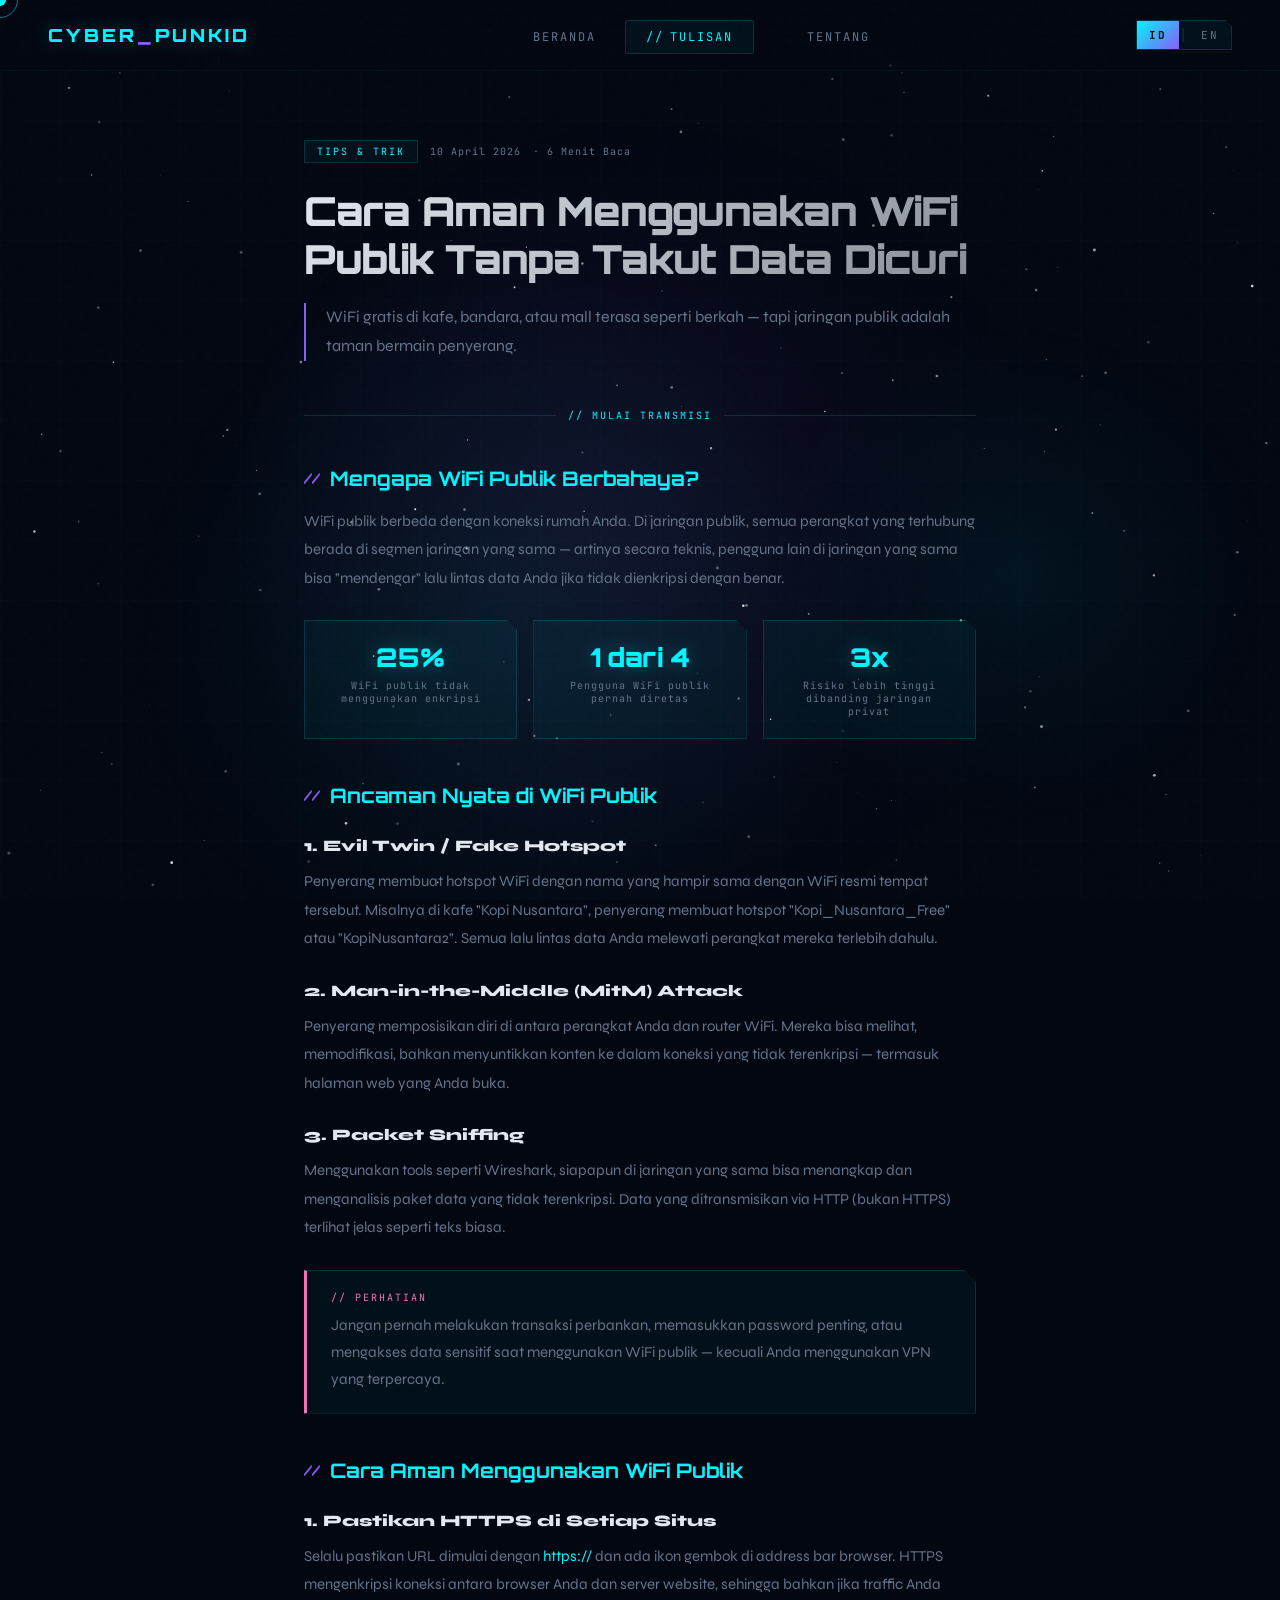
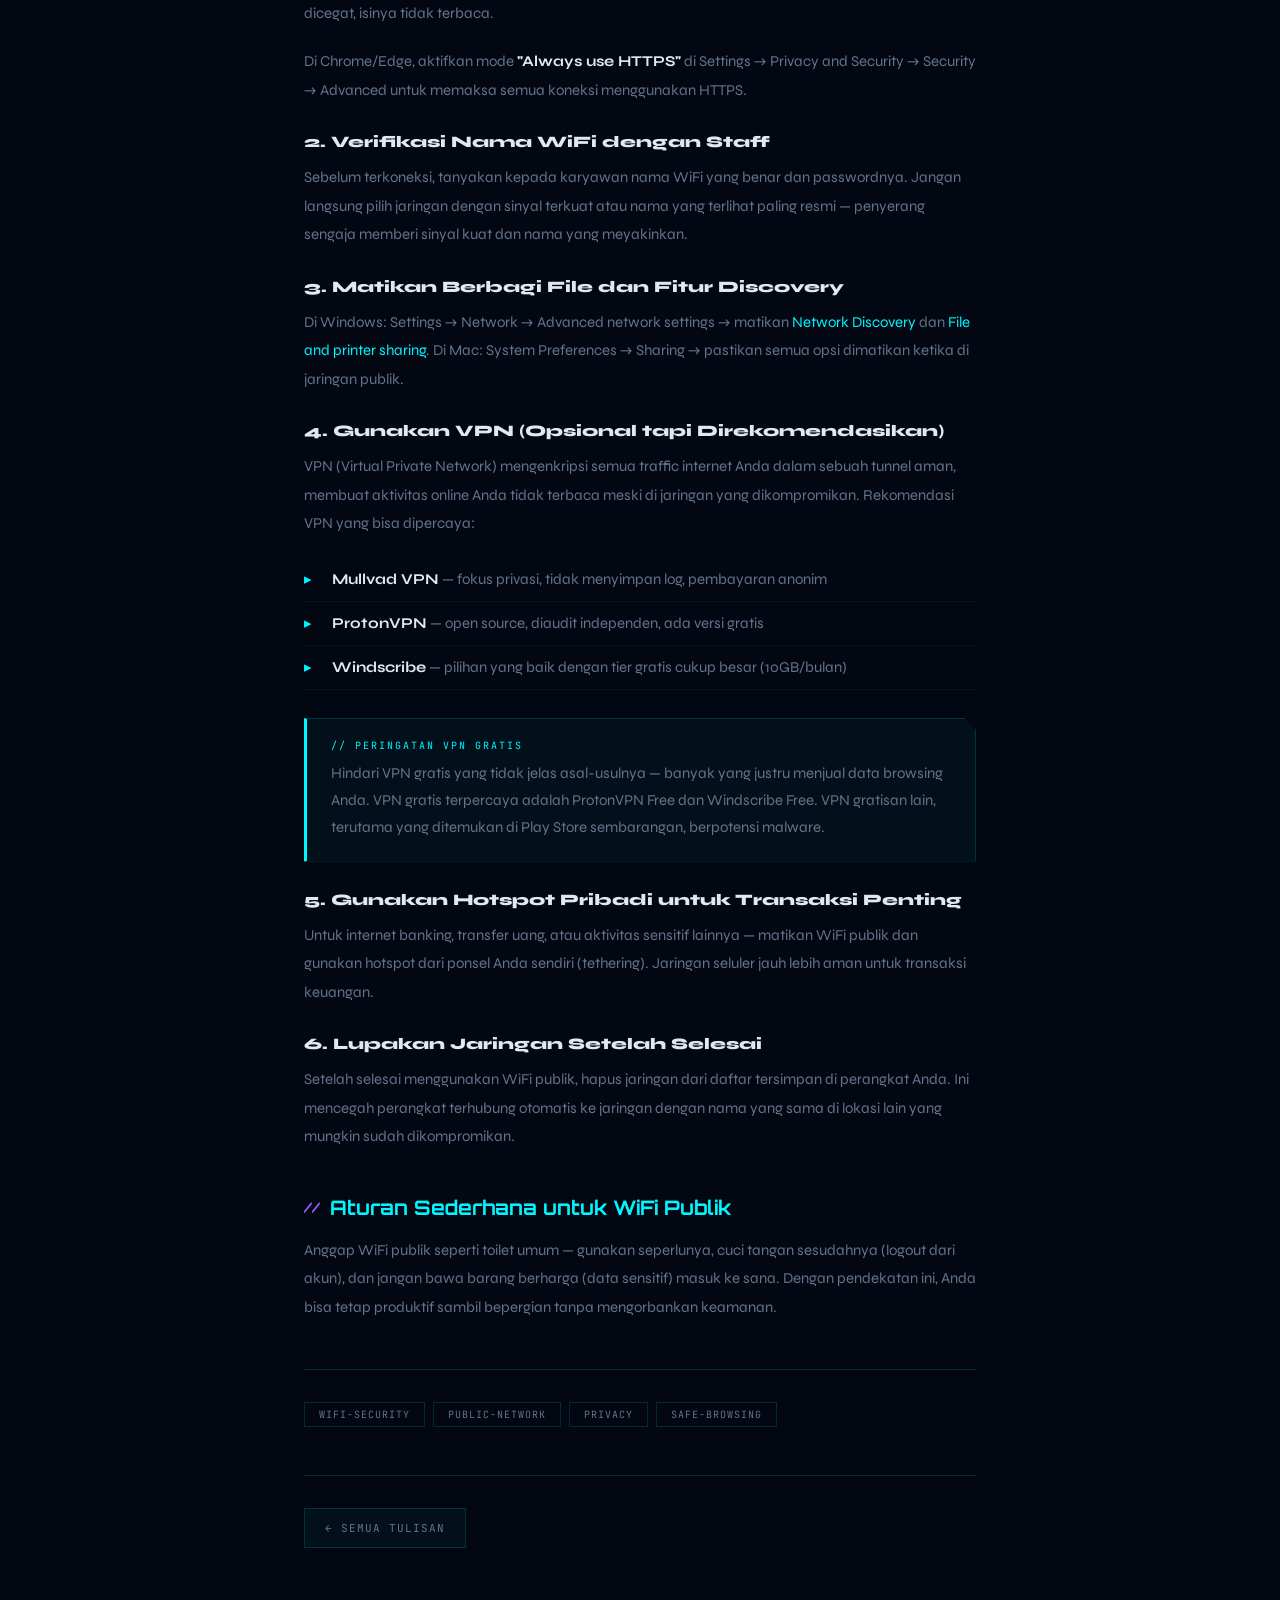
<file: articles/artikel-wifi-publik.html>
<!DOCTYPE html>
<html lang="id">
<head>
<meta charset="UTF-8">
<meta name="viewport" content="width=device-width, initial-scale=1.0">
<title>Cara Aman Menggunakan WiFi Publik Tanpa Takut Data Dicuri — CyberpunkID</title>
<meta name="description" content="WiFi gratis di kafe dan mall bisa jadi jebakan. Pelajari risiko nyata dan cara aman menggunakannya.">
<link rel="preconnect" href="https://fonts.googleapis.com">
<link href="https://fonts.googleapis.com/css2?family=Orbitron:wght@400;700;900&family=Syne:wght@400;600;800&family=JetBrains+Mono:wght@300;400&display=swap" rel="stylesheet">
<link rel="stylesheet" href="../assets/css/style.css">
<link rel="stylesheet" href="../assets/css/article.css">
</head>
<body>
<div class="cursor" id="cursor"></div>
<div class="cursor-ring" id="cursor-ring"></div>
<div class="reading-progress-bar" id="reading-progress"></div>
<canvas id="starfield"></canvas>
<div class="grid-overlay"></div>
<div class="scanline"></div>
<nav>
  <div class="nav-logo">
    <a href="../index.html" style="text-decoration:none;color:inherit" class="nav-logo-text">Cyber<span>_</span>PunkID</a>
  </div>
  <ul class="nav-links">
    <li><a href="../index.html"><span data-i18n="nav_home">Beranda</span></a></li>
    <li><a href="../works.html" class="active"><span data-i18n="nav_works">Tulisan</span></a></li>
    <li><a href="../about.html"><span data-i18n="nav_about">Tentang</span></a></li>
  </ul>
  <button class="lang-toggle" onclick="toggleLang()" aria-label="Ganti bahasa">
    <span data-lang="id" class="lang-active">ID</span><span class="lang-sep">|</span><span data-lang="en">EN</span>
  </button>
</nav>
<article>
  <div class="article-meta">
    <span class="article-category" id="art-cat">Tips &amp; Trik</span>
    <span class="article-date" id="art-date">10 April 2026</span>
    <span class="article-read-time" id="art-time">· 6 Menit Baca</span>
  </div>
  <h1 class="article-title" id="art-title">Cara Aman Menggunakan WiFi Publik Tanpa Takut Data Dicuri</h1>
  <p class="article-lead" id="art-lead">WiFi gratis di kafe, bandara, atau mall terasa seperti berkah — tapi jaringan publik adalah taman bermain penyerang. Inilah risiko nyatanya dan cara melindungi diri Anda.</p>
  <div class="article-divider"><span id="art-divider">// MULAI TRANSMISI</span></div>

  <div class="article-body" id="body-id">
    <h2>Mengapa WiFi Publik Berbahaya?</h2>
    <p>WiFi publik berbeda dengan koneksi rumah Anda. Di jaringan publik, semua perangkat yang terhubung berada di segmen jaringan yang sama — artinya secara teknis, pengguna lain di jaringan yang sama bisa "mendengar" lalu lintas data Anda jika tidak dienkripsi dengan benar.</p>

    <div class="stat-grid">
      <div class="stat-box"><span class="stat-num">25%</span><span class="stat-desc">WiFi publik tidak menggunakan enkripsi</span></div>
      <div class="stat-box"><span class="stat-num">1 dari 4</span><span class="stat-desc">Pengguna WiFi publik pernah diretas</span></div>
      <div class="stat-box"><span class="stat-num">3x</span><span class="stat-desc">Risiko lebih tinggi dibanding jaringan privat</span></div>
    </div>

    <h2>Ancaman Nyata di WiFi Publik</h2>
    <h3>1. Evil Twin / Fake Hotspot</h3>
    <p>Penyerang membuat hotspot WiFi dengan nama yang hampir sama dengan WiFi resmi tempat tersebut. Misalnya di kafe "Kopi Nusantara", penyerang membuat hotspot "Kopi_Nusantara_Free" atau "KopiNusantara2". Semua lalu lintas data Anda melewati perangkat mereka terlebih dahulu.</p>

    <h3>2. Man-in-the-Middle (MitM) Attack</h3>
    <p>Penyerang memposisikan diri di antara perangkat Anda dan router WiFi. Mereka bisa melihat, memodifikasi, bahkan menyuntikkan konten ke dalam koneksi yang tidak terenkripsi — termasuk halaman web yang Anda buka.</p>

    <h3>3. Packet Sniffing</h3>
    <p>Menggunakan tools seperti Wireshark, siapapun di jaringan yang sama bisa menangkap dan menganalisis paket data yang tidak terenkripsi. Data yang ditransmisikan via HTTP (bukan HTTPS) terlihat jelas seperti teks biasa.</p>

    <div class="callout callout-warning">
      <div class="callout-label">// Perhatian</div>
      <p>Jangan pernah melakukan transaksi perbankan, memasukkan password penting, atau mengakses data sensitif saat menggunakan WiFi publik — kecuali Anda menggunakan VPN yang terpercaya.</p>
    </div>

    <h2>Cara Aman Menggunakan WiFi Publik</h2>

    <h3>1. Pastikan HTTPS di Setiap Situs</h3>
    <p>Selalu pastikan URL dimulai dengan <em>https://</em> dan ada ikon gembok di address bar browser. HTTPS mengenkripsi koneksi antara browser Anda dan server website, sehingga bahkan jika traffic Anda dicegat, isinya tidak terbaca.</p>
    <p>Di Chrome/Edge, aktifkan mode <strong>"Always use HTTPS"</strong> di Settings → Privacy and Security → Security → Advanced untuk memaksa semua koneksi menggunakan HTTPS.</p>

    <h3>2. Verifikasi Nama WiFi dengan Staff</h3>
    <p>Sebelum terkoneksi, tanyakan kepada karyawan nama WiFi yang benar dan passwordnya. Jangan langsung pilih jaringan dengan sinyal terkuat atau nama yang terlihat paling resmi — penyerang sengaja memberi sinyal kuat dan nama yang meyakinkan.</p>

    <h3>3. Matikan Berbagi File dan Fitur Discovery</h3>
    <p>Di Windows: Settings → Network → Advanced network settings → matikan <em>Network Discovery</em> dan <em>File and printer sharing</em>. Di Mac: System Preferences → Sharing → pastikan semua opsi dimatikan ketika di jaringan publik.</p>

    <h3>4. Gunakan VPN (Opsional tapi Direkomendasikan)</h3>
    <p>VPN (Virtual Private Network) mengenkripsi semua traffic internet Anda dalam sebuah tunnel aman, membuat aktivitas online Anda tidak terbaca meski di jaringan yang dikompromikan. Rekomendasi VPN yang bisa dipercaya:</p>
    <ul>
      <li><strong>Mullvad VPN</strong> — fokus privasi, tidak menyimpan log, pembayaran anonim</li>
      <li><strong>ProtonVPN</strong> — open source, diaudit independen, ada versi gratis</li>
      <li><strong>Windscribe</strong> — pilihan yang baik dengan tier gratis cukup besar (10GB/bulan)</li>
    </ul>

    <div class="callout">
      <div class="callout-label">// Peringatan VPN Gratis</div>
      <p>Hindari VPN gratis yang tidak jelas asal-usulnya — banyak yang justru menjual data browsing Anda. VPN gratis terpercaya adalah ProtonVPN Free dan Windscribe Free. VPN gratisan lain, terutama yang ditemukan di Play Store sembarangan, berpotensi malware.</p>
    </div>

    <h3>5. Gunakan Hotspot Pribadi untuk Transaksi Penting</h3>
    <p>Untuk internet banking, transfer uang, atau aktivitas sensitif lainnya — matikan WiFi publik dan gunakan hotspot dari ponsel Anda sendiri (tethering). Jaringan seluler jauh lebih aman untuk transaksi keuangan.</p>

    <h3>6. Lupakan Jaringan Setelah Selesai</h3>
    <p>Setelah selesai menggunakan WiFi publik, hapus jaringan dari daftar tersimpan di perangkat Anda. Ini mencegah perangkat terhubung otomatis ke jaringan dengan nama yang sama di lokasi lain yang mungkin sudah dikompromikan.</p>

    <h2>Aturan Sederhana untuk WiFi Publik</h2>
    <p>Anggap WiFi publik seperti toilet umum — gunakan seperlunya, cuci tangan sesudahnya (logout dari akun), dan jangan bawa barang berharga (data sensitif) masuk ke sana. Dengan pendekatan ini, Anda bisa tetap produktif sambil bepergian tanpa mengorbankan keamanan.</p>
  </div>

  <div class="article-body" id="body-en" style="display:none">
    <h2>Why Is Public WiFi Dangerous?</h2>
    <p>Public WiFi differs from your home connection. On a public network, all connected devices share the same network segment — meaning technically, other users on the same network can "listen" to your data traffic if it's not properly encrypted.</p>

    <div class="stat-grid">
      <div class="stat-box"><span class="stat-num">25%</span><span class="stat-desc">Public WiFi networks have no encryption</span></div>
      <div class="stat-box"><span class="stat-num">1 in 4</span><span class="stat-desc">Public WiFi users have been hacked</span></div>
      <div class="stat-box"><span class="stat-num">3x</span><span class="stat-desc">Higher risk compared to private networks</span></div>
    </div>

    <h2>Real Threats on Public WiFi</h2>
    <h3>1. Evil Twin / Fake Hotspot</h3>
    <p>Attackers create WiFi hotspots with names nearly identical to the legitimate one. All your data traffic flows through their device first.</p>

    <h3>2. Man-in-the-Middle (MitM) Attack</h3>
    <p>Attackers position themselves between your device and the WiFi router. They can see, modify, or inject content into unencrypted connections — including web pages you're browsing.</p>

    <h3>3. Packet Sniffing</h3>
    <p>Using tools like Wireshark, anyone on the same network can capture and analyze unencrypted data packets. Data transmitted via HTTP (not HTTPS) is visible as plain text.</p>

    <div class="callout callout-warning">
      <div class="callout-label">// Warning</div>
      <p>Never do banking transactions, enter important passwords, or access sensitive data on public WiFi — unless you're using a trusted VPN.</p>
    </div>

    <h2>How to Use Public WiFi Safely</h2>
    <ol>
      <li><strong>Ensure HTTPS on every site</strong> — verify the padlock icon in the address bar before entering any information</li>
      <li><strong>Verify the WiFi name with staff</strong> — ask an employee for the correct network name before connecting</li>
      <li><strong>Disable file sharing and discovery</strong> — turn off network discovery and file sharing in your OS settings</li>
      <li><strong>Use a trusted VPN</strong> — ProtonVPN or Mullvad are reputable choices. Avoid unknown free VPNs</li>
      <li><strong>Use your phone's hotspot for sensitive transactions</strong> — cellular networks are far safer for financial activities</li>
      <li><strong>Forget the network after use</strong> — remove it from saved networks to prevent automatic reconnection</li>
    </ol>

    <h2>The Simple Rule for Public WiFi</h2>
    <p>Think of public WiFi like a public restroom — use it when necessary, wash your hands afterward (log out of accounts), and don't bring valuables inside (sensitive data). With this approach, you can stay productive while traveling without sacrificing security.</p>
  </div>

  <div class="article-tags">
    <span class="article-tag">wifi-security</span>
    <span class="article-tag">public-network</span>
    <span class="article-tag">privacy</span>
    <span class="article-tag">safe-browsing</span>
  </div>
  <div class="article-nav"><a href="../works.html" id="nav-back">← Semua Tulisan</a></div>
</article>
<script src="../assets/js/content.js"></script>
<script src="../assets/js/main.js"></script>
<script>
const _base = applyLang;
applyLang = function(lang) {
  _base(lang);
  const isID = lang === 'id';
  document.getElementById('body-id').style.display = isID ? '' : 'none';
  document.getElementById('body-en').style.display = isID ? 'none' : '';
  document.getElementById('art-cat').textContent = isID ? 'Tips & Trik' : 'Tips & Tricks';
  document.getElementById('art-date').textContent = isID ? '10 April 2026' : 'April 10, 2026';
  document.getElementById('art-time').textContent = isID ? '· 6 Menit Baca' : '· 6 Min Read';
  document.getElementById('art-title').textContent = isID ? 'Cara Aman Menggunakan WiFi Publik Tanpa Takut Data Dicuri' : 'How to Safely Use Public WiFi Without Fear of Data Theft';
  document.getElementById('art-lead').textContent = isID ? 'WiFi gratis di kafe, bandara, atau mall terasa seperti berkah — tapi jaringan publik adalah taman bermain penyerang.' : 'Free WiFi at cafes, airports, or malls feels like a blessing — but public networks are an attacker\'s playground.';
  document.getElementById('art-divider').textContent = isID ? '// MULAI TRANSMISI' : '// BEGIN TRANSMISSION';
  document.getElementById('nav-back').textContent = isID ? '← Semua Tulisan' : '← All Articles';
  document.title = isID ? 'Cara Aman Menggunakan WiFi Publik — CyberpunkID' : 'How to Safely Use Public WiFi — CyberpunkID';
};
</script>
</body>
</html>
</file>
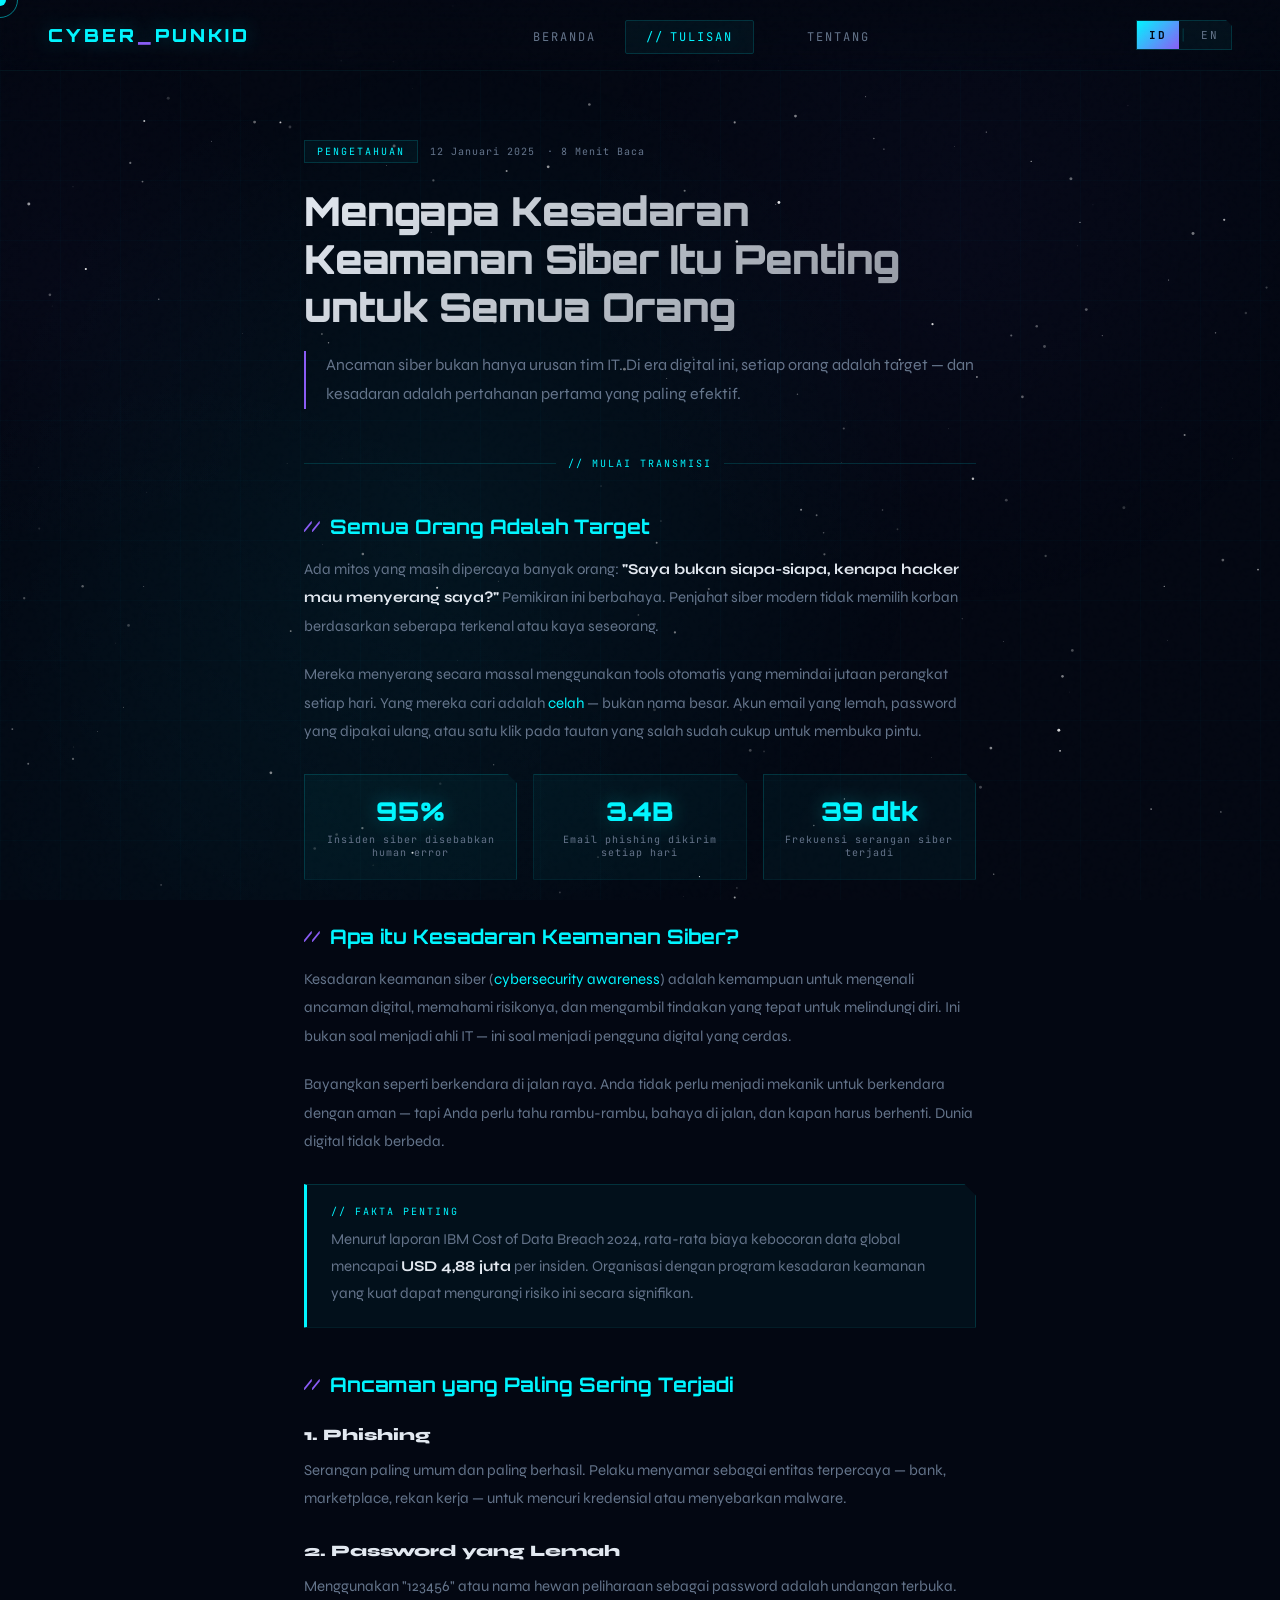
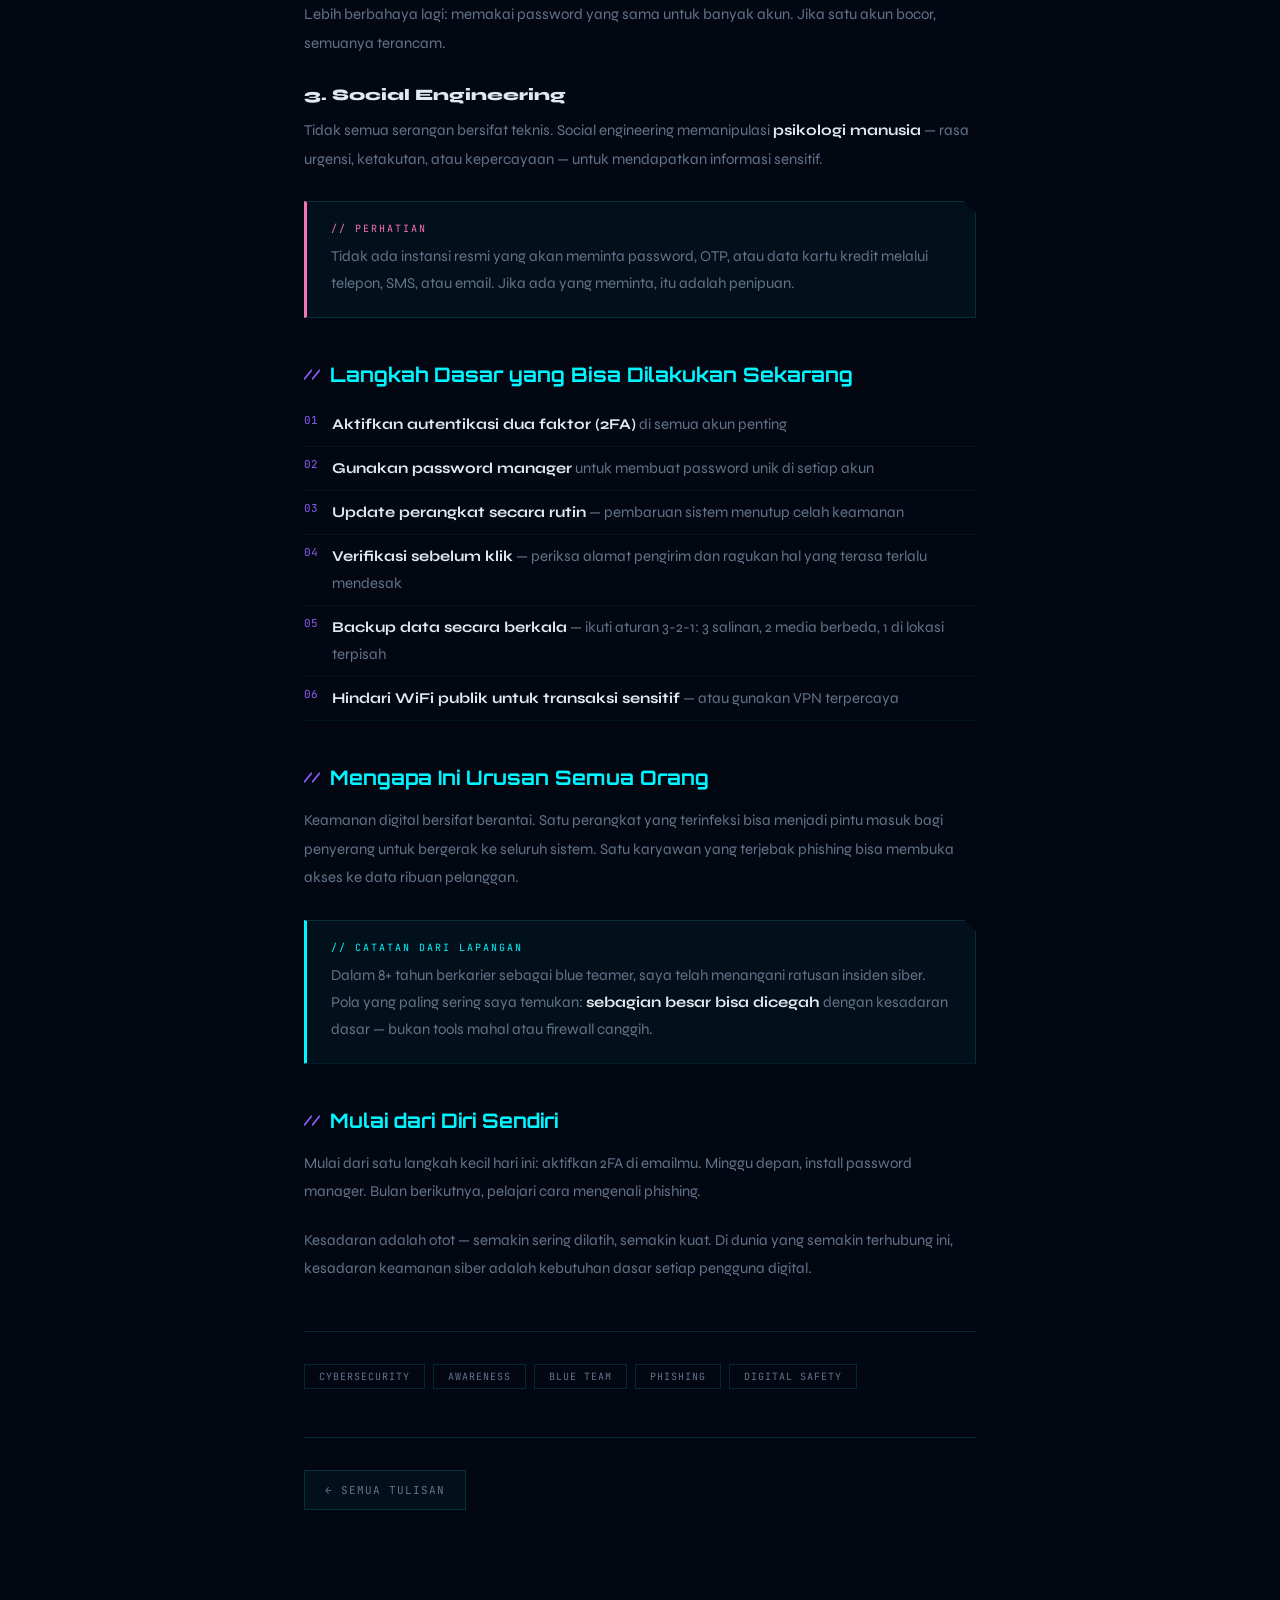
<file: articles/cybersecurity-awareness.html>
<!DOCTYPE html>
<html lang="id">
<head>
<meta charset="UTF-8">
<meta name="viewport" content="width=device-width, initial-scale=1.0">
<title>Mengapa Kesadaran Keamanan Siber Itu Penting — CyberpunkID</title>
<meta name="description" content="Ancaman siber bukan hanya urusan tim IT. Di era digital ini, setiap orang adalah target.">
<link rel="preconnect" href="https://fonts.googleapis.com">
<link href="https://fonts.googleapis.com/css2?family=Orbitron:wght@400;700;900&family=Syne:wght@400;600;800&family=JetBrains+Mono:wght@300;400&display=swap" rel="stylesheet">
<link rel="stylesheet" href="../assets/css/style.css">
<link rel="stylesheet" href="../assets/css/article.css">
</head>
<body>

<div class="cursor" id="cursor"></div>
<div class="cursor-ring" id="cursor-ring"></div>
<div class="reading-progress-bar" id="reading-progress"></div>
<canvas id="starfield"></canvas>
<div class="grid-overlay"></div>
<div class="scanline"></div>

<nav>
  <div class="nav-logo">
    <a href="../index.html" style="text-decoration:none;color:inherit" class="nav-logo-text">
      Cyber<span>_</span>PunkID
    </a>
  </div>
  <ul class="nav-links">
    <li><a href="../index.html"><span data-i18n="nav_home">Beranda</span></a></li>
    <li><a href="../works.html" class="active"><span data-i18n="nav_works">Tulisan</span></a></li>
    <li><a href="../about.html"><span data-i18n="nav_about">Tentang</span></a></li>
  </ul>
  <button class="lang-toggle" onclick="toggleLang()" aria-label="Ganti bahasa">
    <span data-lang="id" class="lang-active">ID</span>
    <span class="lang-sep">|</span>
    <span data-lang="en">EN</span>
  </button>
</nav>

<article>

  <!-- ═══ META ARTIKEL ═══════════════════════════════════════ -->
  <div class="article-meta">
    <span class="article-category" id="art-cat">Pengetahuan</span>
    <span class="article-date" id="art-date">12 Januari 2025</span>
    <span class="article-read-time" id="art-time">· 8 Menit Baca</span>
  </div>

  <h1 class="article-title" id="art-title">
    Mengapa Kesadaran Keamanan Siber Itu Penting untuk Semua Orang
  </h1>

  <p class="article-lead" id="art-lead">
    Ancaman siber bukan hanya urusan tim IT. Di era digital ini, setiap orang adalah target — dan kesadaran adalah pertahanan pertama yang paling efektif.
  </p>

  <div class="article-divider"><span id="art-divider">// MULAI TRANSMISI</span></div>

  <!-- ═══ ISI ARTIKEL — BAHASA INDONESIA ════════════════════ -->
  <div class="article-body" id="body-id">

    <h2>Semua Orang Adalah Target</h2>
    <p>Ada mitos yang masih dipercaya banyak orang: <strong>"Saya bukan siapa-siapa, kenapa hacker mau menyerang saya?"</strong> Pemikiran ini berbahaya. Penjahat siber modern tidak memilih korban berdasarkan seberapa terkenal atau kaya seseorang.</p>
    <p>Mereka menyerang secara massal menggunakan tools otomatis yang memindai jutaan perangkat setiap hari. Yang mereka cari adalah <em>celah</em> — bukan nama besar. Akun email yang lemah, password yang dipakai ulang, atau satu klik pada tautan yang salah sudah cukup untuk membuka pintu.</p>

    <div class="stat-grid">
      <div class="stat-box"><span class="stat-num">95%</span><span class="stat-desc">Insiden siber disebabkan human error</span></div>
      <div class="stat-box"><span class="stat-num">3.4B</span><span class="stat-desc">Email phishing dikirim setiap hari</span></div>
      <div class="stat-box"><span class="stat-num">39 dtk</span><span class="stat-desc">Frekuensi serangan siber terjadi</span></div>
    </div>

    <h2>Apa itu Kesadaran Keamanan Siber?</h2>
    <p>Kesadaran keamanan siber (<em>cybersecurity awareness</em>) adalah kemampuan untuk mengenali ancaman digital, memahami risikonya, dan mengambil tindakan yang tepat untuk melindungi diri. Ini bukan soal menjadi ahli IT — ini soal menjadi pengguna digital yang cerdas.</p>
    <p>Bayangkan seperti berkendara di jalan raya. Anda tidak perlu menjadi mekanik untuk berkendara dengan aman — tapi Anda perlu tahu rambu-rambu, bahaya di jalan, dan kapan harus berhenti. Dunia digital tidak berbeda.</p>

    <div class="callout">
      <div class="callout-label">// Fakta Penting</div>
      <p>Menurut laporan IBM Cost of Data Breach 2024, rata-rata biaya kebocoran data global mencapai <strong>USD 4,88 juta</strong> per insiden. Organisasi dengan program kesadaran keamanan yang kuat dapat mengurangi risiko ini secara signifikan.</p>
    </div>

    <h2>Ancaman yang Paling Sering Terjadi</h2>
    <h3>1. Phishing</h3>
    <p>Serangan paling umum dan paling berhasil. Pelaku menyamar sebagai entitas terpercaya — bank, marketplace, rekan kerja — untuk mencuri kredensial atau menyebarkan malware.</p>

    <h3>2. Password yang Lemah</h3>
    <p>Menggunakan "123456" atau nama hewan peliharaan sebagai password adalah undangan terbuka. Lebih berbahaya lagi: memakai password yang sama untuk banyak akun. Jika satu akun bocor, semuanya terancam.</p>

    <h3>3. Social Engineering</h3>
    <p>Tidak semua serangan bersifat teknis. Social engineering memanipulasi <strong>psikologi manusia</strong> — rasa urgensi, ketakutan, atau kepercayaan — untuk mendapatkan informasi sensitif.</p>

    <div class="callout callout-warning">
      <div class="callout-label">// Perhatian</div>
      <p>Tidak ada instansi resmi yang akan meminta password, OTP, atau data kartu kredit melalui telepon, SMS, atau email. Jika ada yang meminta, itu adalah penipuan.</p>
    </div>

    <h2>Langkah Dasar yang Bisa Dilakukan Sekarang</h2>
    <ol>
      <li><strong>Aktifkan autentikasi dua faktor (2FA)</strong> di semua akun penting</li>
      <li><strong>Gunakan password manager</strong> untuk membuat password unik di setiap akun</li>
      <li><strong>Update perangkat secara rutin</strong> — pembaruan sistem menutup celah keamanan</li>
      <li><strong>Verifikasi sebelum klik</strong> — periksa alamat pengirim dan ragukan hal yang terasa terlalu mendesak</li>
      <li><strong>Backup data secara berkala</strong> — ikuti aturan 3-2-1: 3 salinan, 2 media berbeda, 1 di lokasi terpisah</li>
      <li><strong>Hindari WiFi publik untuk transaksi sensitif</strong> — atau gunakan VPN terpercaya</li>
    </ol>

    <h2>Mengapa Ini Urusan Semua Orang</h2>
    <p>Keamanan digital bersifat berantai. Satu perangkat yang terinfeksi bisa menjadi pintu masuk bagi penyerang untuk bergerak ke seluruh sistem. Satu karyawan yang terjebak phishing bisa membuka akses ke data ribuan pelanggan.</p>

    <div class="callout">
      <div class="callout-label">// Catatan dari Lapangan</div>
      <p>Dalam 8+ tahun berkarier sebagai blue teamer, saya telah menangani ratusan insiden siber. Pola yang paling sering saya temukan: <strong>sebagian besar bisa dicegah</strong> dengan kesadaran dasar — bukan tools mahal atau firewall canggih.</p>
    </div>

    <h2>Mulai dari Diri Sendiri</h2>
    <p>Mulai dari satu langkah kecil hari ini: aktifkan 2FA di emailmu. Minggu depan, install password manager. Bulan berikutnya, pelajari cara mengenali phishing.</p>
    <p>Kesadaran adalah otot — semakin sering dilatih, semakin kuat. Di dunia yang semakin terhubung ini, kesadaran keamanan siber adalah kebutuhan dasar setiap pengguna digital.</p>

  </div>
  <!-- END body-id -->

  <!-- ═══ ISI ARTIKEL — ENGLISH ══════════════════════════════ -->
  <div class="article-body" id="body-en" style="display:none">

    <h2>Everyone Is a Target</h2>
    <p>There's a myth many people still believe: <strong>"I'm nobody, why would a hacker target me?"</strong> This thinking is dangerous. Modern cybercriminals don't choose victims based on fame or wealth.</p>
    <p>They attack en masse using automated tools that scan millions of devices every day. What they're looking for is a <em>gap</em> — not a big name. A weak email account, a reused password, or one wrong click is enough to open the door.</p>

    <div class="stat-grid">
      <div class="stat-box"><span class="stat-num">95%</span><span class="stat-desc">Cyber incidents caused by human error</span></div>
      <div class="stat-box"><span class="stat-num">3.4B</span><span class="stat-desc">Phishing emails sent every day</span></div>
      <div class="stat-box"><span class="stat-num">39 sec</span><span class="stat-desc">Frequency of cyber attacks occurring</span></div>
    </div>

    <h2>What Is Cybersecurity Awareness?</h2>
    <p>Cybersecurity awareness is the ability to recognize digital threats, understand their risks, and take appropriate action to protect yourself. It's not about becoming an IT expert — it's about becoming a smart digital user.</p>
    <p>Think of it like driving on a highway. You don't need to be a mechanic to drive safely — but you need to know the signs, the road hazards, and when to stop. The digital world is no different.</p>

    <div class="callout">
      <div class="callout-label">// Key Fact</div>
      <p>According to IBM's Cost of Data Breach Report 2024, the global average cost of a data breach reached <strong>USD 4.88 million</strong> per incident. Organizations with strong security awareness programs can significantly reduce this risk.</p>
    </div>

    <h2>The Most Common Threats</h2>
    <h3>1. Phishing</h3>
    <p>The most common and successful attack. Perpetrators impersonate trusted entities — banks, marketplaces, colleagues — to steal credentials or spread malware.</p>

    <h3>2. Weak Passwords</h3>
    <p>Using "123456" or your pet's name as a password is an open invitation. Even more dangerous: using the same password across multiple accounts. If one is breached, all are at risk.</p>

    <h3>3. Social Engineering</h3>
    <p>Not all attacks are technical. Social engineering manipulates <strong>human psychology</strong> — urgency, fear, or trust — to obtain sensitive information.</p>

    <div class="callout callout-warning">
      <div class="callout-label">// Warning</div>
      <p>No official institution will ever ask for your password, OTP, or credit card details via phone, SMS, or email. If someone asks, it's a scam.</p>
    </div>

    <h2>Basic Steps You Can Take Right Now</h2>
    <ol>
      <li><strong>Enable two-factor authentication (2FA)</strong> on all important accounts</li>
      <li><strong>Use a password manager</strong> to create unique passwords for every account</li>
      <li><strong>Update your devices regularly</strong> — system updates fix security vulnerabilities</li>
      <li><strong>Verify before you click</strong> — check sender addresses and be skeptical of urgency</li>
      <li><strong>Back up your data regularly</strong> — follow the 3-2-1 rule</li>
      <li><strong>Avoid public WiFi for sensitive transactions</strong> — or use a trusted VPN</li>
    </ol>

    <h2>Why This Concerns Everyone</h2>
    <p>Digital security is a chain. One infected device can become an entry point for attackers to move throughout the entire system. One employee caught by phishing can open access to thousands of customers' data.</p>

    <div class="callout">
      <div class="callout-label">// Field Notes</div>
      <p>In 8+ years as a blue teamer, I've handled hundreds of cyber incidents. The pattern I see most: <strong>most could have been prevented</strong> with basic awareness — not expensive tools or sophisticated firewalls.</p>
    </div>

    <h2>Start With Yourself</h2>
    <p>Start with one small step today: enable 2FA on your email. Next week, install a password manager. Next month, learn how to recognize phishing.</p>
    <p>Awareness is a muscle — the more you train it, the stronger it gets. In an increasingly connected world, cybersecurity awareness is a basic requirement for every digital user.</p>

  </div>
  <!-- END body-en -->

  <!-- ═══ TAGS ════════════════════════════════════════════════ -->
  <div class="article-tags">
    <span class="article-tag">Cybersecurity</span>
    <span class="article-tag">Awareness</span>
    <span class="article-tag">Blue Team</span>
    <span class="article-tag">Phishing</span>
    <span class="article-tag">Digital Safety</span>
  </div>

  <!-- ═══ NAVIGASI ════════════════════════════════════════════ -->
  <div class="article-nav">
    <a href="../works.html" id="nav-back">← Semua Tulisan</a>
  </div>

</article>

<script src="../assets/js/content.js"></script>
<script src="../assets/js/main.js"></script>
<script>
// Ekstensi untuk halaman artikel: toggle konten ID/EN
const _base = applyLang;
applyLang = function(lang) {
  _base(lang);
  const isID = lang === 'id';

  // Toggle body artikel
  document.getElementById('body-id').style.display = isID ? '' : 'none';
  document.getElementById('body-en').style.display = isID ? 'none' : '';

  // Ganti teks meta artikel
  document.getElementById('art-cat').textContent  = isID ? 'Pengetahuan'   : 'Knowledge';
  document.getElementById('art-date').textContent = isID ? '12 Januari 2025' : 'January 12, 2025';
  document.getElementById('art-time').textContent = isID ? '· 8 Menit Baca'  : '· 8 Min Read';
  document.getElementById('art-title').textContent = isID
    ? 'Mengapa Kesadaran Keamanan Siber Itu Penting untuk Semua Orang'
    : 'Why Cybersecurity Awareness Matters for Everyone';
  document.getElementById('art-lead').textContent = isID
    ? 'Ancaman siber bukan hanya urusan tim IT. Di era digital ini, setiap orang adalah target — dan kesadaran adalah pertahanan pertama yang paling efektif.'
    : 'Cyber threats are not just an IT team concern. In this digital age, everyone is a target — and awareness is the most effective first line of defense.';
  document.getElementById('art-divider').textContent = isID ? '// MULAI TRANSMISI' : '// BEGIN TRANSMISSION';
  document.getElementById('nav-back').textContent    = isID ? '← Semua Tulisan'    : '← All Articles';
  document.title = isID
    ? 'Mengapa Kesadaran Keamanan Siber Itu Penting — CyberpunkID'
    : 'Why Cybersecurity Awareness Matters — CyberpunkID';
};
</script>
</body>
</html>
</file>
<file: assets/css/style.css>
/* ============================================================
   CyberPunkID — Global Stylesheet
   Digunakan oleh: index.html, works.html, about.html
   dan semua halaman artikel di articles/
   ============================================================ */

:root {
    --bg: #030712;
    --bg2: #050d1a;
    --cyan: #00f5ff;
    --cyan-dim: #00b4cc;
    --purple: #8b5cf6;
    --pink: #f472b6;
    --green: #39ff14;
    --text: #e2e8f0;
    --text-dim: #64748b;
    --card: rgba(0,245,255,0.04);
    --border: rgba(0,245,255,0.15);
    --glow: 0 0 20px rgba(0,245,255,0.3);
  }

  * { margin: 0; padding: 0; box-sizing: border-box; }

  html { scroll-behavior: smooth; }

  body {
    background: var(--bg);
    color: var(--text);
    font-family: 'Syne', sans-serif;
    min-height: 100vh;
    overflow-x: hidden;
    cursor: none;
  }

  /* CUSTOM CURSOR */
  .cursor {
    width: 12px; height: 12px;
    background: var(--cyan);
    border-radius: 50%;
    position: fixed;
    pointer-events: none;
    z-index: 9999;
    transform: translate(-50%,-50%);
    transition: transform 0.1s, width 0.2s, height 0.2s, opacity 0.2s;
    mix-blend-mode: screen;
  }
  .cursor-ring {
    width: 36px; height: 36px;
    border: 1px solid rgba(0,245,255,0.5);
    border-radius: 50%;
    position: fixed;
    pointer-events: none;
    z-index: 9998;
    transform: translate(-50%,-50%);
    transition: all 0.15s ease;
  }
  body:hover .cursor { opacity: 1; }

  /* STARS CANVAS */
  #starfield {
    position: fixed;
    top: 0; left: 0;
    width: 100%; height: 100%;
    z-index: 0;
    pointer-events: none;
  }

  /* NAV */
  nav {
    position: fixed;
    top: 0; left: 0; right: 0;
    z-index: 100;
    padding: 20px 48px;
    display: flex;
    justify-content: space-between;
    align-items: center;
    background: linear-gradient(to bottom, rgba(3,7,18,0.95), transparent);
    backdrop-filter: blur(10px);
    border-bottom: 1px solid rgba(0,245,255,0.05);
  }

  .nav-logo {
    font-family: 'Orbitron', monospace;
    font-size: 18px;
    font-weight: 900;
    color: var(--cyan);
    text-shadow: var(--glow);
    letter-spacing: 3px;
    text-transform: uppercase;
  }
  .nav-logo span { color: var(--purple); }

  .nav-links {
    display: flex;
    gap: 8px;
    list-style: none;
  }

  .nav-links a {
    font-family: 'JetBrains Mono', monospace;
    font-size: 12px;
    color: var(--text-dim);
    text-decoration: none;
    padding: 8px 20px;
    border: 1px solid transparent;
    border-radius: 2px;
    letter-spacing: 2px;
    text-transform: uppercase;
    transition: all 0.3s;
    position: relative;
  }
  .nav-links a::before {
    content: '//';
    color: var(--cyan);
    margin-right: 6px;
    opacity: 0;
    transition: opacity 0.3s;
  }
  .nav-links a:hover, .nav-links a.active {
    color: var(--cyan);
    border-color: var(--border);
    background: var(--card);
    text-shadow: var(--glow);
  }
  .nav-links a:hover::before, .nav-links a.active::before {
    opacity: 1;
  }

  /* SECTIONS */
  .section {
    position: relative;
    z-index: 1;
    min-height: 100vh;
    display: none;
    padding: 100px 48px 60px;
  }
  .section.active { display: block; }

  /* ===== HOME ===== */
  #home {
    display: flex;
    flex-direction: column;
    justify-content: center;
    align-items: flex-start;
    min-height: 100vh;
    padding-top: 120px;
  }
  #home.active { display: flex; }

  .home-eyebrow {
    font-family: 'JetBrains Mono', monospace;
    font-size: 11px;
    color: var(--cyan);
    letter-spacing: 4px;
    text-transform: uppercase;
    margin-bottom: 20px;
    display: flex;
    align-items: center;
    gap: 12px;
    animation: fadeInUp 0.6s ease both;
  }
  .home-eyebrow::before {
    content: '';
    width: 40px; height: 1px;
    background: var(--cyan);
    box-shadow: var(--glow);
  }

  .home-title {
    font-family: 'Orbitron', monospace;
    font-size: clamp(48px, 8vw, 100px);
    font-weight: 900;
    line-height: 0.95;
    letter-spacing: -2px;
    margin-bottom: 12px;
    animation: fadeInUp 0.7s ease 0.1s both;
  }
  .home-title .name-line {
    display: block;
    background: linear-gradient(135deg, var(--cyan) 0%, var(--purple) 50%, var(--pink) 100%);
    -webkit-background-clip: text;
    -webkit-text-fill-color: transparent;
    background-clip: text;
    filter: drop-shadow(0 0 30px rgba(0,245,255,0.4));
  }
  .home-title .role-line {
    display: block;
    color: transparent;
    -webkit-text-stroke: 1px rgba(139,92,246,0.6);
    font-size: 0.55em;
    letter-spacing: 6px;
    margin-top: 8px;
  }

  .home-desc {
    max-width: 520px;
    color: var(--text-dim);
    font-size: 15px;
    line-height: 1.8;
    margin: 32px 0 48px;
    animation: fadeInUp 0.7s ease 0.2s both;
    border-left: 2px solid var(--purple);
    padding-left: 20px;
  }

  .home-cta {
    display: flex;
    gap: 16px;
    animation: fadeInUp 0.7s ease 0.3s both;
  }

  .btn-primary {
    font-family: 'JetBrains Mono', monospace;
    font-size: 12px;
    letter-spacing: 2px;
    text-transform: uppercase;
    padding: 14px 32px;
    background: linear-gradient(135deg, var(--cyan), var(--purple));
    color: var(--bg);
    border: none;
    clip-path: polygon(0 0, calc(100% - 12px) 0, 100% 12px, 100% 100%, 12px 100%, 0 calc(100% - 12px));
    cursor: none;
    text-decoration: none;
    font-weight: 700;
    transition: all 0.3s;
    position: relative;
  }
  .btn-primary:hover {
    filter: brightness(1.2) drop-shadow(0 0 15px rgba(0,245,255,0.5));
    transform: translateY(-2px);
  }

  .btn-secondary {
    font-family: 'JetBrains Mono', monospace;
    font-size: 12px;
    letter-spacing: 2px;
    text-transform: uppercase;
    padding: 13px 32px;
    background: transparent;
    color: var(--cyan);
    border: 1px solid var(--border);
    clip-path: polygon(0 0, calc(100% - 12px) 0, 100% 12px, 100% 100%, 12px 100%, 0 calc(100% - 12px));
    cursor: none;
    text-decoration: none;
    transition: all 0.3s;
  }
  .btn-secondary:hover {
    background: var(--card);
    border-color: var(--cyan);
    box-shadow: var(--glow);
  }

  /* FLOATING PLANET */
  .planet-container {
    position: absolute;
    right: 8%;
    top: 50%;
    transform: translateY(-50%);
    width: clamp(280px, 30vw, 440px);
    height: clamp(280px, 30vw, 440px);
    animation: float 6s ease-in-out infinite;
    pointer-events: none;
  }
  .planet {
    width: 100%;
    height: 100%;
    border-radius: 50%;
    background: radial-gradient(circle at 35% 35%,
      #2d1b69 0%,
      #0f0c29 40%,
      #070312 70%,
      #030712 100%
    );
    box-shadow:
      inset -40px -40px 80px rgba(0,0,0,0.8),
      0 0 60px rgba(139,92,246,0.3),
      0 0 120px rgba(0,245,255,0.1);
    position: relative;
    overflow: hidden;
  }
  .planet::before {
    content: '';
    position: absolute;
    top: 15%; left: 20%;
    width: 60%; height: 30%;
    background: linear-gradient(135deg, rgba(0,245,255,0.08), transparent);
    border-radius: 50%;
    transform: rotate(-20deg);
  }
  .planet-ring {
    position: absolute;
    top: 50%; left: 50%;
    transform: translate(-50%,-50%) rotateX(70deg);
    width: 160%; height: 160%;
    border-radius: 50%;
    border: 12px solid transparent;
    border-top-color: rgba(0,245,255,0.2);
    border-bottom-color: rgba(139,92,246,0.3);
    box-shadow:
      0 0 20px rgba(0,245,255,0.1),
      0 0 40px rgba(139,92,246,0.1);
  }
  .planet-ring2 {
    position: absolute;
    top: 50%; left: 50%;
    transform: translate(-50%,-50%) rotateX(70deg);
    width: 130%; height: 130%;
    border-radius: 50%;
    border: 4px solid rgba(244,114,182,0.15);
  }

  .home-stats {
    position: absolute;
    bottom: 60px;
    left: 48px;
    display: flex;
    gap: 48px;
    animation: fadeInUp 0.7s ease 0.4s both;
  }
  .stat-item {
    display: flex;
    flex-direction: column;
    gap: 4px;
  }
  .stat-num {
    font-family: 'Orbitron', monospace;
    font-size: 28px;
    font-weight: 700;
    color: var(--cyan);
    text-shadow: var(--glow);
  }
  .stat-label {
    font-family: 'JetBrains Mono', monospace;
    font-size: 10px;
    color: var(--text-dim);
    letter-spacing: 2px;
    text-transform: uppercase;
  }

  /* SOCIAL STATS */
  .stat-social {
    text-decoration: none;
    cursor: none;
    transition: all 0.3s;
  }
  .stat-social:hover .stat-icon {
    color: var(--cyan);
    filter: drop-shadow(0 0 8px rgba(0,245,255,0.6));
    transform: translateY(-3px);
  }
  .stat-social:hover .stat-label {
    color: var(--cyan);
  }
  .stat-icon {
    display: flex;
    align-items: center;
    justify-content: center;
    color: var(--text-dim);
    transition: all 0.3s;
    margin-bottom: 2px;
  }
  .stat-icon svg {
    width: 28px;
    height: 28px;
  }

  /* GRID OVERLAY */
  .grid-overlay {
    position: fixed;
    inset: 0;
    z-index: 0;
    pointer-events: none;
    background-image:
      linear-gradient(rgba(0,245,255,0.02) 1px, transparent 1px),
      linear-gradient(90deg, rgba(0,245,255,0.02) 1px, transparent 1px);
    background-size: 60px 60px;
  }

  /* SCANLINE */
  .scanline {
    position: fixed;
    top: -100%;
    left: 0;
    width: 100%;
    height: 100%;
    background: linear-gradient(
      to bottom,
      transparent 50%,
      rgba(0,245,255,0.015) 50%
    );
    background-size: 100% 4px;
    pointer-events: none;
    z-index: 200;
    animation: scanlineAnim 8s linear infinite;
    opacity: 0.4;
  }

  /* ===== WORKS ===== */
  #works { padding-top: 120px; }

  .section-header {
    margin-bottom: 60px;
  }
  .section-tag {
    font-family: 'JetBrains Mono', monospace;
    font-size: 11px;
    color: var(--cyan);
    letter-spacing: 4px;
    text-transform: uppercase;
    display: flex;
    align-items: center;
    gap: 12px;
    margin-bottom: 16px;
  }
  .section-tag::before {
    content: '';
    width: 40px; height: 1px;
    background: var(--cyan);
  }
  .section-title {
    font-family: 'Orbitron', monospace;
    font-size: clamp(32px, 5vw, 56px);
    font-weight: 900;
    letter-spacing: -1px;
    background: linear-gradient(135deg, var(--text) 0%, var(--text-dim) 100%);
    -webkit-background-clip: text;
    -webkit-text-fill-color: transparent;
    background-clip: text;
  }

  .filter-bar {
    display: flex;
    gap: 8px;
    margin-bottom: 40px;
    flex-wrap: wrap;
  }
  .filter-btn {
    font-family: 'JetBrains Mono', monospace;
    font-size: 11px;
    letter-spacing: 1px;
    padding: 8px 18px;
    background: transparent;
    border: 1px solid var(--border);
    color: var(--text-dim);
    cursor: none;
    transition: all 0.3s;
    text-transform: uppercase;
  }
  .filter-btn.active, .filter-btn:hover {
    border-color: var(--cyan);
    color: var(--cyan);
    background: var(--card);
    box-shadow: var(--glow);
  }

  .works-grid {
    display: grid;
    grid-template-columns: repeat(auto-fill, minmax(300px, 1fr));
    gap: 24px;
  }

  .work-card {
    background: var(--card);
    border: 1px solid var(--border);
    padding: 28px;
    position: relative;
    cursor: none;
    overflow: hidden;
    transition: all 0.4s;
    clip-path: polygon(0 0, calc(100% - 16px) 0, 100% 16px, 100% 100%, 0 100%);
  }
  .work-card::before {
    content: '';
    position: absolute;
    top: 0; left: 0; right: 0;
    height: 1px;
    background: linear-gradient(90deg, transparent, var(--cyan), transparent);
    transform: scaleX(0);
    transition: transform 0.4s;
  }
  .work-card:hover {
    border-color: rgba(0,245,255,0.4);
    background: rgba(0,245,255,0.06);
    transform: translateY(-4px);
    box-shadow: 0 20px 40px rgba(0,0,0,0.4), 0 0 30px rgba(0,245,255,0.1);
  }
  .work-card:hover::before { transform: scaleX(1); }

  .card-corner {
    position: absolute;
    top: 0; right: 0;
    width: 16px; height: 16px;
    border-top: 1px solid var(--cyan);
    border-right: 1px solid var(--cyan);
    opacity: 0.6;
  }

  .card-category {
    font-family: 'JetBrains Mono', monospace;
    font-size: 10px;
    letter-spacing: 2px;
    color: var(--cyan);
    text-transform: uppercase;
    margin-bottom: 14px;
    display: flex;
    align-items: center;
    gap: 8px;
  }
  .card-category::before {
    content: '▸';
    color: var(--purple);
  }

  .card-title {
    font-family: 'Syne', sans-serif;
    font-size: 18px;
    font-weight: 800;
    color: var(--text);
    margin-bottom: 12px;
    line-height: 1.3;
  }

  .card-excerpt {
    font-size: 13px;
    color: var(--text-dim);
    line-height: 1.7;
    margin-bottom: 20px;
  }

  .card-meta {
    display: flex;
    justify-content: space-between;
    align-items: center;
  }
  .card-date {
    font-family: 'JetBrains Mono', monospace;
    font-size: 10px;
    color: var(--text-dim);
    letter-spacing: 1px;
  }
  .card-read {
    font-family: 'JetBrains Mono', monospace;
    font-size: 10px;
    color: var(--cyan);
    letter-spacing: 1px;
    text-decoration: none;
    display: flex;
    align-items: center;
    gap: 6px;
    transition: gap 0.3s;
  }
  .work-card:hover .card-read { gap: 10px; }

  .featured-card {
    grid-column: 1 / -1;
    display: grid;
    grid-template-columns: 1fr 1fr;
    gap: 32px;
    align-items: center;
  }
  .featured-badge {
    position: absolute;
    top: 20px; right: 36px;
    font-family: 'JetBrains Mono', monospace;
    font-size: 9px;
    letter-spacing: 2px;
    color: var(--bg);
    background: linear-gradient(135deg, var(--cyan), var(--purple));
    padding: 4px 12px;
    text-transform: uppercase;
  }
  .featured-visual {
    height: 180px;
    background: linear-gradient(135deg, rgba(0,245,255,0.05), rgba(139,92,246,0.1));
    border: 1px solid var(--border);
    display: flex;
    align-items: center;
    justify-content: center;
    position: relative;
    overflow: hidden;
  }
  .featured-visual svg { opacity: 0.4; }

  /* ===== ABOUT ===== */
  #about { padding-top: 120px; }

  .about-layout {
    display: grid;
    grid-template-columns: 1fr 1.5fr;
    gap: 80px;
    align-items: start;
  }

  .about-avatar-wrap {
    position: relative;
    display: inline-flex;
    flex-direction: column;
    align-items: flex-start;
    max-width: 320px;
    width: 100%;
  }
  .avatar-frame {
    width: 100%;
    aspect-ratio: 1;
    max-width: 320px;
    position: relative;
  }
  .avatar-border {
    position: absolute;
    inset: -2px;
    background: linear-gradient(135deg, var(--cyan), var(--purple), var(--pink));
    clip-path: polygon(0 0, calc(100% - 20px) 0, 100% 20px, 100% 100%, 20px 100%, 0 calc(100% - 20px));
    z-index: 0;
  }
  .avatar-inner {
    position: absolute;
    inset: 2px;
    background: linear-gradient(135deg, #0d0d1a, #1a0d2e);
    clip-path: polygon(0 0, calc(100% - 20px) 0, 100% 20px, 100% 100%, 20px 100%, 0 calc(100% - 20px));
    display: flex;
    align-items: center;
    justify-content: center;
    overflow: hidden;
    z-index: 1;
  }
  .avatar-placeholder {
    width: 100%;
    height: 100%;
    display: flex;
    flex-direction: column;
    align-items: center;
    justify-content: center;
    gap: 12px;
    color: var(--text-dim);
  }
  .avatar-icon {
    width: 80px; height: 80px;
    border-radius: 50%;
    background: linear-gradient(135deg, rgba(0,245,255,0.1), rgba(139,92,246,0.2));
    border: 2px solid var(--border);
    display: flex;
    align-items: center;
    justify-content: center;
    font-size: 36px;
  }
  .avatar-hint {
    font-family: 'JetBrains Mono', monospace;
    font-size: 10px;
    letter-spacing: 1px;
    color: var(--text-dim);
    text-align: center;
    padding: 0 20px;
  }

  .status-badge {
    position: absolute;
    bottom: -12px;
    right: -12px;
    background: var(--bg2);
    border: 1px solid var(--border);
    padding: 10px 16px;
    display: flex;
    align-items: center;
    gap: 8px;
    z-index: 2;
    white-space: nowrap;
  }
  .status-dot {
    width: 8px; height: 8px;
    border-radius: 50%;
    background: var(--green);
    box-shadow: 0 0 8px var(--green);
    animation: pulse 2s ease-in-out infinite;
  }
  .status-text {
    font-family: 'JetBrains Mono', monospace;
    font-size: 10px;
    color: var(--green);
    letter-spacing: 1px;
    text-transform: uppercase;
  }

  .about-content { }

  .about-name {
    font-family: 'Orbitron', monospace;
    font-size: clamp(28px, 4vw, 44px);
    font-weight: 900;
    letter-spacing: -1px;
    background: linear-gradient(135deg, var(--cyan), var(--purple));
    -webkit-background-clip: text;
    -webkit-text-fill-color: transparent;
    background-clip: text;
    margin-bottom: 6px;
  }
  .about-role {
    font-family: 'JetBrains Mono', monospace;
    font-size: 13px;
    color: var(--text-dim);
    letter-spacing: 3px;
    text-transform: uppercase;
    margin-bottom: 32px;
  }

  .about-bio {
    color: var(--text-dim);
    font-size: 15px;
    line-height: 1.9;
    margin-bottom: 40px;
  }
  .about-bio strong {
    color: var(--cyan);
    font-weight: 600;
  }

  .skills-section {
    margin-bottom: 40px;
  }
  .skills-label {
    font-family: 'JetBrains Mono', monospace;
    font-size: 10px;
    letter-spacing: 3px;
    color: var(--cyan);
    text-transform: uppercase;
    margin-bottom: 16px;
    display: flex;
    align-items: center;
    gap: 10px;
  }
  .skills-label::after {
    content: '';
    flex: 1;
    height: 1px;
    background: var(--border);
  }
  .skills-tags {
    display: flex;
    flex-wrap: wrap;
    gap: 8px;
  }
  .skill-tag {
    font-family: 'JetBrains Mono', monospace;
    font-size: 11px;
    letter-spacing: 1px;
    padding: 6px 14px;
    border: 1px solid var(--border);
    color: var(--text-dim);
    background: var(--card);
    transition: all 0.3s;
  }
  .skill-tag:hover {
    border-color: var(--cyan);
    color: var(--cyan);
    box-shadow: var(--glow);
  }

  .social-links {
    display: flex;
    gap: 12px;
    flex-wrap: wrap;
    margin-bottom: 40px;
  }
  .social-link {
    display: flex;
    align-items: center;
    gap: 8px;
    padding: 10px 20px;
    border: 1px solid var(--border);
    background: var(--card);
    color: var(--text-dim);
    text-decoration: none;
    font-family: 'JetBrains Mono', monospace;
    font-size: 11px;
    letter-spacing: 1px;
    transition: all 0.3s;
    clip-path: polygon(0 0, calc(100% - 8px) 0, 100% 8px, 100% 100%, 0 100%);
  }
  .social-link:hover {
    border-color: var(--cyan);
    color: var(--cyan);
    background: rgba(0,245,255,0.05);
    box-shadow: var(--glow);
    transform: translateX(4px);
  }
  .social-link svg {
    width: 16px; height: 16px;
    fill: currentColor;
  }

  .contact-section {
    padding: 28px;
    border: 1px solid var(--border);
    background: var(--card);
    position: relative;
    clip-path: polygon(0 0, calc(100% - 16px) 0, 100% 16px, 100% 100%, 0 100%);
  }
  .contact-section .card-corner { opacity: 0.4; }
  .contact-label {
    font-family: 'JetBrains Mono', monospace;
    font-size: 10px;
    letter-spacing: 3px;
    color: var(--cyan);
    text-transform: uppercase;
    margin-bottom: 12px;
  }
  .contact-email {
    font-family: 'Orbitron', monospace;
    font-size: 16px;
    color: var(--text);
    font-weight: 700;
    display: flex;
    align-items: center;
    gap: 12px;
  }
  .contact-email::before {
    content: '→';
    color: var(--cyan);
  }

  /* ANIMATIONS */
  @keyframes fadeInUp {
    from { opacity: 0; transform: translateY(30px); }
    to { opacity: 1; transform: translateY(0); }
  }
  @keyframes float {
    0%, 100% { transform: translateY(-50%) rotate(0deg); }
    50% { transform: translateY(calc(-50% - 20px)) rotate(3deg); }
  }
  @keyframes pulse {
    0%, 100% { opacity: 1; }
    50% { opacity: 0.4; }
  }
  @keyframes scanlineAnim {
    0% { top: -100%; }
    100% { top: 200%; }
  }
  @keyframes spin {
    from { transform: translate(-50%,-50%) rotateX(70deg) rotateZ(0deg); }
    to { transform: translate(-50%,-50%) rotateX(70deg) rotateZ(360deg); }
  }

  .planet-ring {
    animation: spin 20s linear infinite;
  }

  /* SECTION ENTRY ANIMATION */
  .section.active .section-header,
  .section.active .works-grid,
  .section.active .filter-bar,
  .section.active .about-layout {
    animation: fadeInUp 0.6s ease both;
  }

  /* RESPONSIVE */
  @media (max-width: 768px) {
    nav { padding: 14px 20px; }
    .nav-logo { font-size: 14px; letter-spacing: 2px; }
    .nav-links a { padding: 6px 10px; font-size: 10px; letter-spacing: 1px; }
    .nav-links a::before { display: none; }

    .section { padding: 90px 20px 80px; }

    #home { padding-top: 100px; padding-bottom: 180px; }
    .home-eyebrow { font-size: 9px; letter-spacing: 2px; flex-wrap: wrap; }
    .home-desc { font-size: 13px; margin: 20px 0 32px; }
    .home-cta { flex-direction: column; gap: 10px; }
    .btn-primary, .btn-secondary { text-align: center; padding: 12px 24px; font-size: 11px; }

    .planet-container { display: none; }

    /* home-stats: dari absolute ke relative agar tidak overlap */
    .home-stats {
      position: relative;
      bottom: auto; left: auto;
      margin-top: 32px;
      gap: 24px;
      flex-wrap: wrap;
    }
    .stat-icon svg { width: 22px; height: 22px; }
    .stat-label { font-size: 9px; }

    .works-grid { grid-template-columns: 1fr; }
    .featured-card { grid-template-columns: 1fr; }
    .featured-visual { display: none; }
    .featured-badge { right: 20px; }

    .card-title { font-size: 15px; }
    .card-excerpt { font-size: 12px; }
    .card-date { font-size: 9px; }
    .filter-btn { font-size: 10px; padding: 6px 12px; }

    .about-layout { grid-template-columns: 1fr; gap: 48px; }
    .about-avatar-wrap { max-width: 220px; width: 100%; margin-bottom: 20px; }
    .avatar-frame { max-width: 220px; }
    .about-name { font-size: 28px; }
    .about-bio { font-size: 13px; }
    .skill-tag { font-size: 10px; padding: 5px 10px; }
    .social-link { font-size: 10px; padding: 8px 14px; }
    .contact-email { font-size: 13px; word-break: break-all; }

    .section-title { font-size: 28px; }
  }

  /* Sangat kecil (iPhone SE, 375px) */
  @media (max-width: 390px) {
    nav { padding: 12px 16px; }
    .section { padding: 80px 16px 80px; }
    .home-title { letter-spacing: -1px; }
    .nav-links a { padding: 5px 8px; font-size: 9px; }
    .home-stats { gap: 16px; }
  }

  /* Cursor fallback untuk non-touch device */
  @media (hover: none) {
    body { cursor: auto; }
    .cursor, .cursor-ring { display: none; }
    .btn-primary, .btn-secondary, .filter-btn { cursor: pointer; }
    .work-card, .skill-tag, .social-link, .stat-social { cursor: pointer; }
  }

  /* TERMINAL TYPING */
  .typing-text::after {
    content: '|';
    color: var(--cyan);
    animation: pulse 0.8s ease-in-out infinite;
  }

  /* NOISE TEXTURE */
  body::after {
    content: '';
    position: fixed;
    inset: 0;
    background-image: url("data:image/svg+xml,%3Csvg viewBox='0 0 200 200' xmlns='http://www.w3.org/2000/svg'%3E%3Cfilter id='noise'%3E%3CfeTurbulence type='fractalNoise' baseFrequency='0.9' numOctaves='4' stitchTiles='stitch'/%3E%3C/filter%3E%3Crect width='100%25' height='100%25' filter='url(%23noise)' opacity='0.04'/%3E%3C/svg%3E");
    pointer-events: none;
    z-index: 300;
    opacity: 0.4;
  }
/* ── LANGUAGE TOGGLE ─────────────────────────────────────── */
.lang-toggle {
  font-family: 'JetBrains Mono', monospace;
  font-size: 11px;
  letter-spacing: 2px;
  display: flex;
  align-items: center;
  gap: 0;
  border: 1px solid var(--border);
  background: var(--card);
  cursor: none;
  overflow: hidden;
  clip-path: polygon(0 0, calc(100% - 6px) 0, 100% 6px, 100% 100%, 0 100%);
  transition: border-color 0.3s;
  margin-left: 8px;
}
.lang-toggle:hover { border-color: var(--cyan); }
.lang-toggle span {
  padding: 7px 12px;
  color: var(--text-dim);
  transition: all 0.25s;
  user-select: none;
}
.lang-toggle span.lang-active {
  background: linear-gradient(135deg, var(--cyan), var(--purple));
  color: var(--bg);
  font-weight: 700;
}
.lang-toggle .lang-sep {
  color: var(--border);
  padding: 0;
  font-size: 14px;
}

@media (max-width: 768px) {
  .lang-toggle { margin-left: 4px; }
  .lang-toggle span { padding: 5px 8px; font-size: 10px; }
}
</file>
<file: assets/css/article.css>
/* ============================================================
   CyberpunkID — Article Stylesheet (article.css)
   Digunakan oleh semua halaman artikel di folder articles/
   ============================================================ */

.reading-progress-bar {
  position: fixed; top: 0; left: 0; height: 2px; z-index: 200;
  background: linear-gradient(90deg, var(--cyan), var(--purple));
  transition: width 0.1s; width: 0%;
}

article {
  position: relative; z-index: 1;
  max-width: 720px; margin: 0 auto;
  padding: 140px 24px 100px;
}

.article-meta {
  display: flex; align-items: center; gap: 12px;
  margin-bottom: 24px; flex-wrap: wrap;
  animation: fadeInUp 0.5s ease both;
}
.article-category {
  font-family: 'JetBrains Mono', monospace; font-size: 10px;
  letter-spacing: 2px; color: var(--cyan); text-transform: uppercase;
  border: 1px solid var(--border); padding: 4px 12px; background: var(--card);
}
.article-date, .article-read-time {
  font-family: 'JetBrains Mono', monospace;
  font-size: 10px; color: var(--text-dim); letter-spacing: 1px;
}

h1.article-title {
  font-family: 'Orbitron', monospace;
  font-size: clamp(22px, 4vw, 40px); font-weight: 900; line-height: 1.2;
  letter-spacing: -1px;
  background: linear-gradient(135deg, var(--text) 0%, rgba(226,232,240,0.6) 100%);
  -webkit-background-clip: text; -webkit-text-fill-color: transparent;
  background-clip: text; margin-bottom: 20px;
  animation: fadeInUp 0.5s ease 0.1s both;
}

.article-lead {
  font-size: 16px; color: var(--text-dim); line-height: 1.8;
  border-left: 2px solid var(--purple); padding-left: 20px;
  margin-bottom: 48px; animation: fadeInUp 0.5s ease 0.2s both;
}

.article-divider {
  display: flex; align-items: center; gap: 12px; margin: 40px 0; color: var(--cyan);
}
.article-divider::before, .article-divider::after {
  content: ''; flex: 1; height: 1px; background: var(--border);
}
.article-divider span {
  font-family: 'JetBrains Mono', monospace; font-size: 10px; letter-spacing: 2px;
}

/* Body teks */
.article-body { animation: fadeInUp 0.5s ease 0.3s both; }

.article-body h2 {
  font-family: 'Orbitron', monospace; font-size: 20px; font-weight: 700;
  color: var(--cyan); margin: 44px 0 16px;
  display: flex; align-items: center; gap: 10px;
}
.article-body h2::before { content: '//'; color: var(--purple); font-size: 15px; }

.article-body h3 {
  font-family: 'Syne', sans-serif; font-size: 16px; font-weight: 800;
  color: var(--text); margin: 28px 0 12px;
}

.article-body p {
  color: var(--text-dim); font-size: 15px; line-height: 1.9; margin-bottom: 20px;
}
.article-body strong { color: var(--text); }
.article-body em     { color: var(--cyan); font-style: normal; }

.article-body ul, .article-body ol {
  padding-left: 0; margin-bottom: 20px; list-style: none;
}
.article-body ul li, .article-body ol li {
  color: var(--text-dim); font-size: 15px; line-height: 1.8;
  padding: 8px 0 8px 28px; border-bottom: 1px solid rgba(0,245,255,0.05);
  position: relative;
}
.article-body ul li::before { content: '▸'; position: absolute; left: 0; color: var(--cyan); }
.article-body ol { counter-reset: list; }
.article-body ol li { counter-increment: list; }
.article-body ol li::before {
  content: counter(list, decimal-leading-zero); position: absolute; left: 0;
  font-family: 'JetBrains Mono', monospace; font-size: 11px; color: var(--purple);
}

/* Callout box */
.callout {
  background: rgba(0,245,255,0.04); border: 1px solid var(--border);
  border-left: 3px solid var(--cyan); padding: 20px 24px; margin: 28px 0;
  clip-path: polygon(0 0, calc(100% - 12px) 0, 100% 12px, 100% 100%, 0 100%);
}
.callout-warning { border-left-color: var(--pink); }
.callout-label {
  font-family: 'JetBrains Mono', monospace; font-size: 10px;
  letter-spacing: 2px; color: var(--cyan); text-transform: uppercase; margin-bottom: 8px;
}
.callout-warning .callout-label { color: var(--pink); }
.callout p { margin: 0; color: var(--text-dim); font-size: 15px; line-height: 1.8; }

/* Stat grid */
.stat-grid {
  display: grid; grid-template-columns: repeat(auto-fit, minmax(150px, 1fr));
  gap: 16px; margin: 28px 0;
}
.stat-box {
  background: var(--card); border: 1px solid var(--border); padding: 20px;
  text-align: center;
  clip-path: polygon(0 0, calc(100% - 10px) 0, 100% 10px, 100% 100%, 0 100%);
}
.stat-num {
  font-family: 'Orbitron', monospace; font-size: 26px; font-weight: 900;
  color: var(--cyan); text-shadow: var(--glow); display: block;
}
.stat-desc {
  font-family: 'JetBrains Mono', monospace; font-size: 10px;
  color: var(--text-dim); letter-spacing: 1px; margin-top: 6px; display: block;
}

/* Blok kode */
.code-block {
  background: #0a0f1e; border: 1px solid var(--border);
  padding: 20px 24px; margin: 24px 0; overflow-x: auto;
  font-family: 'JetBrains Mono', monospace; font-size: 13px;
  color: #a5b4fc; line-height: 1.7;
}

/* Tags */
.article-tags {
  display: flex; gap: 8px; flex-wrap: wrap;
  margin-top: 48px; padding-top: 32px; border-top: 1px solid var(--border);
}
.article-tag {
  font-family: 'JetBrains Mono', monospace; font-size: 10px; letter-spacing: 1px;
  padding: 5px 14px; border: 1px solid var(--border); color: var(--text-dim);
  text-transform: uppercase;
}

/* Navigasi artikel */
.article-nav {
  display: flex; justify-content: space-between;
  margin-top: 48px; padding-top: 32px; border-top: 1px solid var(--border);
  gap: 16px; flex-wrap: wrap;
}
.article-nav a {
  font-family: 'JetBrains Mono', monospace; font-size: 11px; letter-spacing: 1px;
  color: var(--text-dim); text-decoration: none; padding: 12px 20px;
  border: 1px solid var(--border); background: var(--card); transition: all 0.3s;
  text-transform: uppercase;
}
.article-nav a:hover { color: var(--cyan); border-color: var(--cyan); }

/* Responsive */
@media (max-width: 768px) {
  article { padding: 110px 20px 80px; }
  h1.article-title { font-size: 22px; }
  .stat-grid { grid-template-columns: 1fr 1fr; }
}
</file>
